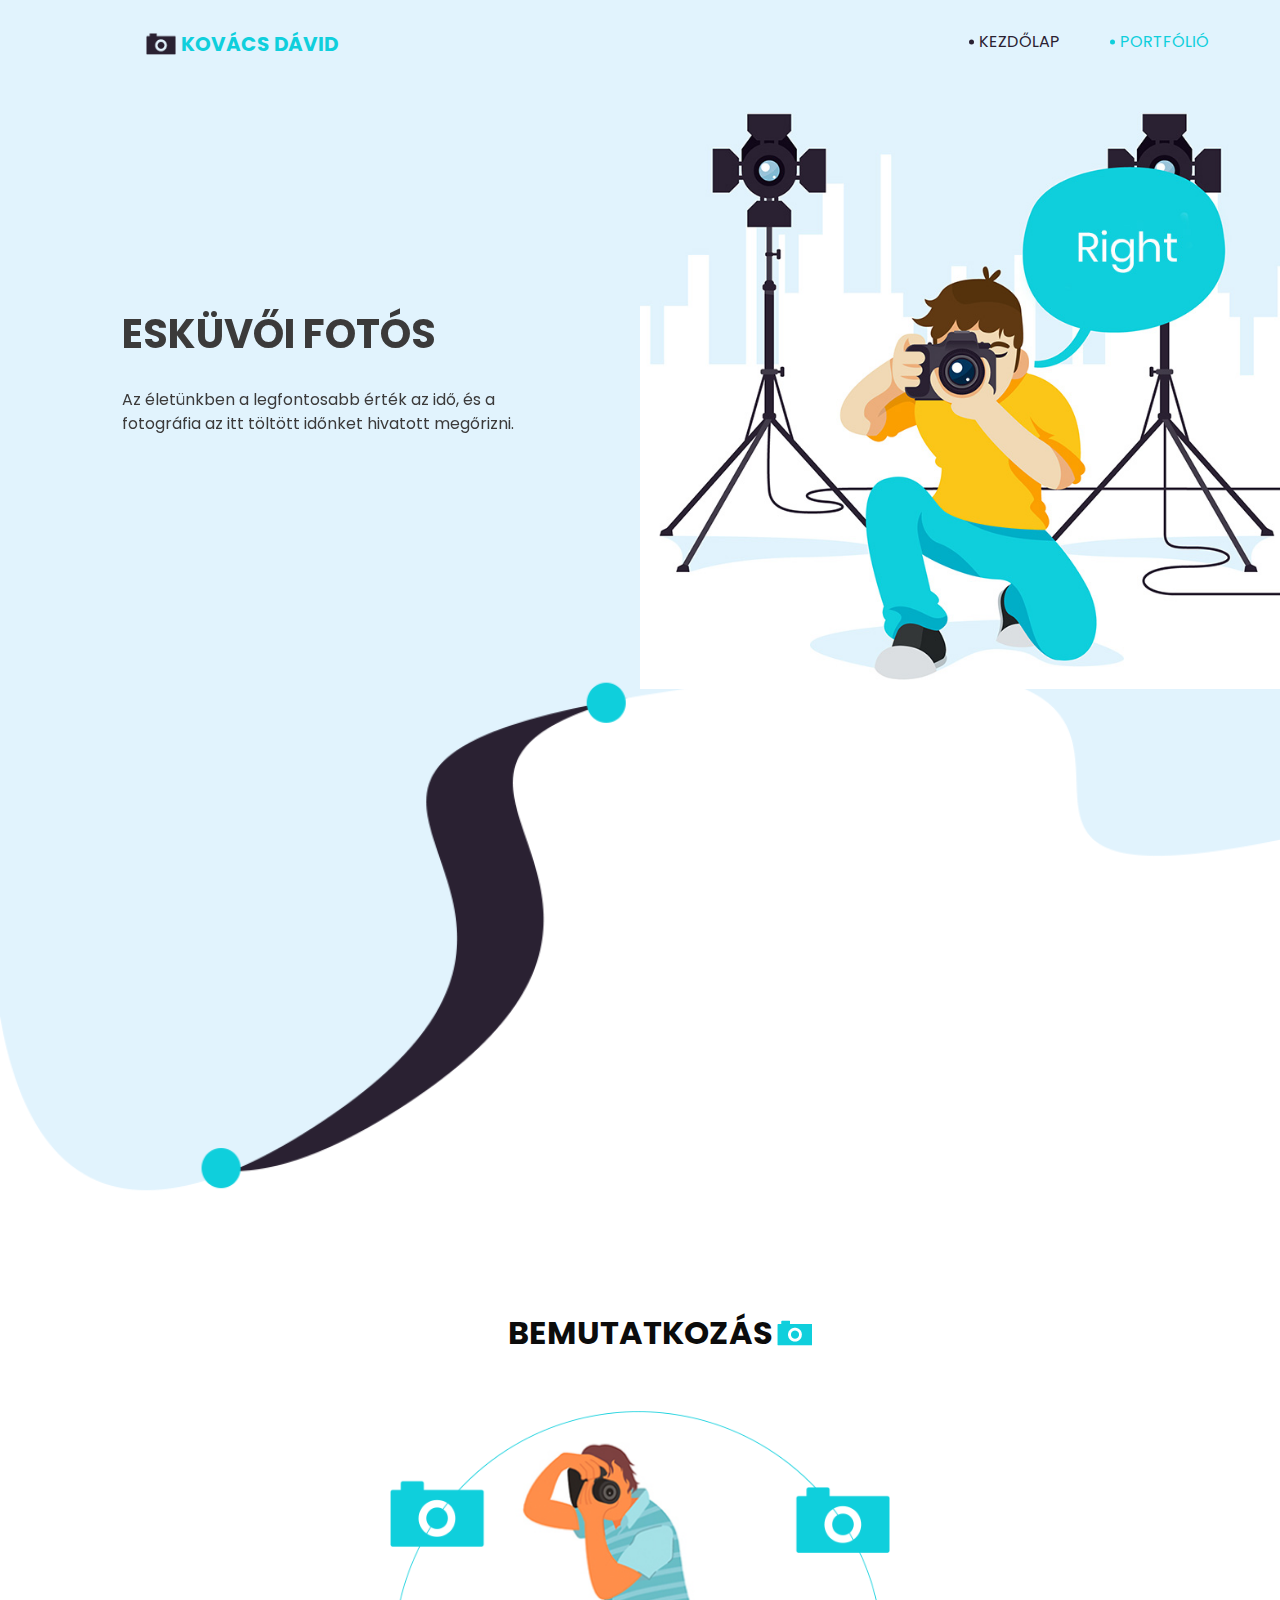
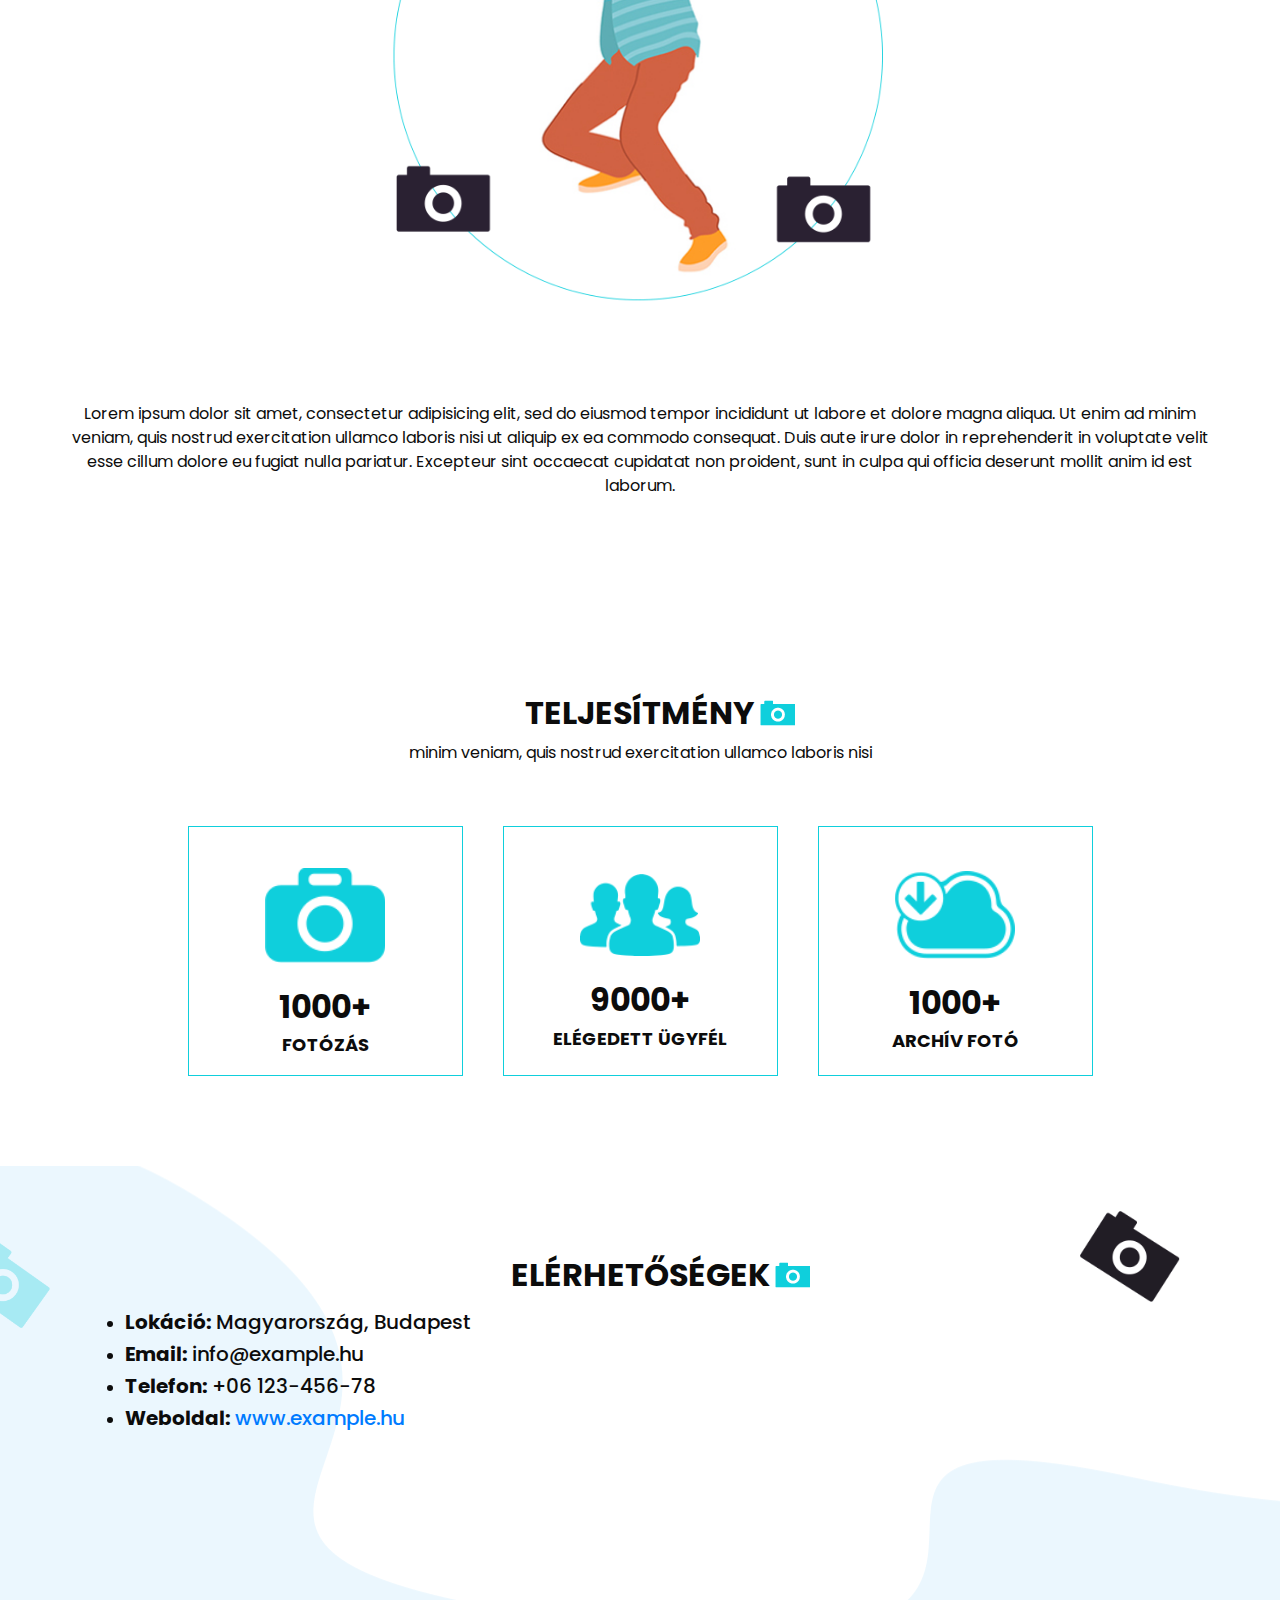
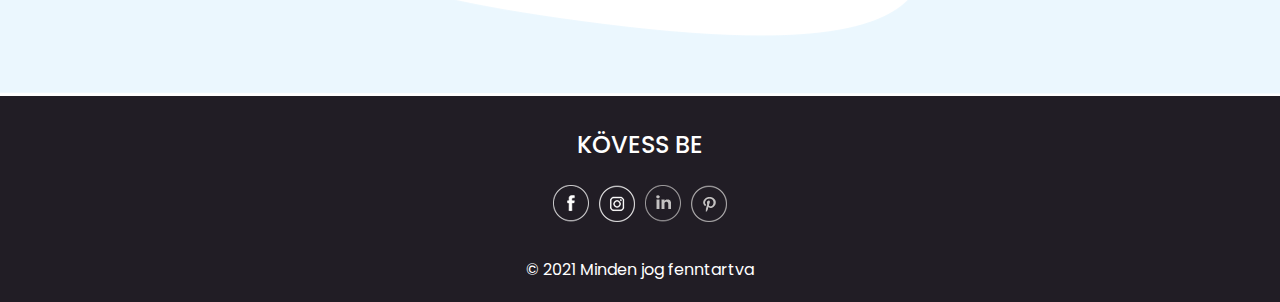
<file: fotos/index.html>
<!DOCTYPE html>
<html>

<head>
	<link rel="shortcut icon" href="logo.png" type="logo.png" />
	<link rel="logo.png" href="logo.png">
  <!-- Basic -->
  <meta charset="utf-8" />
  <meta http-equiv="X-UA-Compatible" content="IE=edge" />
  <!-- Mobile Metas -->
  <meta name="viewport" content="width=device-width, initial-scale=1, shrink-to-fit=no" />
  <!-- Site Metas -->
  <meta name="keywords" content="" />
  <meta name="description" content="" />
  <meta name="author" content="" />

  <title>Freelance mintaoldal</title>


  <!-- bootstrap core css -->
  <link rel="stylesheet" type="text/css" href="css/bootstrap.css" />

  <!-- fonts style -->
  <link href="https://fonts.googleapis.com/css?family=Poppins:400,700&display=swap" rel="stylesheet">

  <!-- Custom styles for this template -->
  <link href="css/style.css" rel="stylesheet" />
  <!-- responsive style -->
  <link href="css/responsive.css" rel="stylesheet" />
</head>

<body>

<script lang="javascript">
    const reloadUsingLocationHash = () => {
      window.location.hash = "reload";
    }
    window.onload = reloadUsingLocationHash();
 </script>

  <div class="hero_area">
    <!-- header section strats -->
    <header class="header_section">
      <div class="container-fluid">
        <div class="row">
          <div class="col-lg-11 offset-lg-1">
            <nav class="navbar navbar-expand-lg custom_nav-container ">
              <a class="navbar-brand" href="index.html">
                <img src="images/logo.png" alt="">
                <span>
                  Kovács Dávid
                </span>
              </a>
              </a>
              <button class="navbar-toggler" type="button" data-toggle="collapse" data-target="#navbarSupportedContent"
                aria-controls="navbarSupportedContent" aria-expanded="false" aria-label="Toggle navigation">
                <span class="navbar-toggler-icon"></span>
              </button>

              <div class="collapse navbar-collapse" id="navbarSupportedContent">
                <div class="d-flex ml-auto flex-column flex-lg-row align-items-center">
                  <ul class="navbar-nav  ">
                    <li class="nav-item active">
                      <a class="nav-link" href="index.html">Kezdőlap <span class="sr-only"></span></a>
                    </li>
                    
                    <li class="nav-item">
                      <a class="nav-link" href="portfolio.html"> Portfólió </a>
                    </li>
                    
                  </ul>
                  <!--<form class="form-inline">
                    <button class="btn  my-2 my-sm-0 nav_search-btn" type="submit"></button>
                  </form>-->
                </div>

              </div>
            </nav>
          </div>
        </div>
      </div>
    </header>
    <!-- end header section -->
    <!-- slider section -->
    <section class=" slider_section position-relative">
      <div id="carouselExampleControls" class="carousel slide" data-ride="carousel">
        <div class="carousel-inner">
          <div class="carousel-item active">
            <div class="container-fluid">
              <div class="row">
                <div class="col-md-5 offset-md-1 ">
                  <div class="detail_box">
                    <h1>
                      Esküvői fotós
                    </h1>
                    <p>
                      Az életünkben a legfontosabb érték az idő, és a fotográfia az itt töltött időnket hivatott megőrizni.
                    </p>
                    
                  </div>
                </div>
                <div class="col-md-6 px-0">
                  <div class="img-box">
                    <img src="images/slider-img.jpg" alt="">
                  </div>
                </div>
              </div>
            </div>
          </div>
          
          
        </div>
        
      </div>

    </section>
    <!-- end slider section -->
  </div>

  <!-- about section -->

  <section class="about_section layout_padding">
    <div class="container">
      <div class="heading_container">
        <h2>
          Bemutatkozás
        </h2>
      </div>
      <div class="box">
        <div class="img-box">
          <img src="images/about-img.jpg" alt="">
          <div class="about_img-bg">
            <img src="images/about-img-bg.png" alt="">
          </div>
		  <br>
        </div>
		<p> </p>
        <div class="detail-box">
          <p>
            Lorem ipsum dolor sit amet, consectetur adipisicing elit, sed do eiusmod tempor incididunt ut labore et dolore magna aliqua. Ut enim ad minim veniam, quis nostrud exercitation ullamco laboris nisi ut aliquip ex ea commodo consequat. Duis aute irure dolor in reprehenderit in voluptate velit esse cillum dolore eu fugiat nulla pariatur. Excepteur sint occaecat cupidatat non proident, sunt in culpa qui officia deserunt mollit anim id est laborum.
          </p>
          <div>
            <p> </p>
          </div>
        </div>
      </div>
    </div>

  </section>

  <!-- end about section -->

  <!-- portfolio section -->

  <!--<section class="portfolio_section layout_padding">
    <div class="container">
      <div class="heading_container">
        <h2>
          Our portfolio
        </h2>
        <p>
          minim veniam, quis nostrud exercitation ullamco laboris nisi
        </p>
      </div>
      <div class="portfolio_container layout_padding2">
        <div class="box-1">
          <div class="img-box b-1">
            <img src="images/p-1.jpg" alt="">
            <div class="btn-box">
              <a href="" class="btn-1">

              </a>
            </div>
          </div>
          <div class="img-box b-2">
            <img src="images/p-2.jpg" alt="">
            <div class="btn-box">
              <a href="" class="btn-1">

              </a>
            </div>
          </div>
        </div>
        <div class="box-2">
          <div class="box-2-top">
            <div class="img-box b-3">
              <img src="images/p-3.jpg" alt="">
              <div class="btn-box">
                <a href="" class="btn-1">

                </a>
              </div>
            </div>
          </div>
          <div class="box-2-top2">
            <div class="img-box b-4">
              <img src="images/p-4.jpg" alt="">
              <div class="btn-box">
                <a href="" class="btn-1">

                </a>
              </div>
            </div>
          </div>
          <div class="box-2-btm">
            <div class="img-box b-5">
              <img src="images/p-5.jpg" alt="">
              <div class="btn-box">
                <a href="" class="btn-1">

                </a>
              </div>
            </div>
            <div class="img-box b-6">
              <img src="images/p-6.jpg" alt="">
              <div class="btn-box">
                <a href="" class="btn-1">

                </a>
              </div>
            </div>
          </div>
        </div>
      </div>
      <div class="see_btn">
        <a href="">
          See More
        </a>
      </div>
    </div>

  </section>

  <!-- end about section -->

  <!-- achieve section -->

  <section class="achieve_section layout_padding">
    <div class="container">
      <div class="heading_container">
        <h2>
          Teljesítmény
        </h2>
        <p>
          minim veniam, quis nostrud exercitation ullamco laboris nisi
        </p>
      </div>
      <div class="achieve_container">
        <div class="box">
          <div class="img-box">
            <img src="images/a-1.png" alt="">
          </div>
          <div class="detail-box">
            <h2>
              1000+
            </h2>
            <h6>
              Fotózás
            </h6>
          </div>
        </div>
        <div class="box">
          <div class="img-box">
            <img src="images/a-2.png" alt="">
          </div>
          <div class="detail-box">
            <h2>
              9000+
            </h2>
            <h6>
              Elégedett ügyfél
            </h6>
          </div>
        </div>
        <div class="box">
          <div class="img-box">
            <img src="images/a-3.png" alt="">
          </div>
          <div class="detail-box">
            <h2>
              1000+
            </h2>
            <h6>
              Archív fotó
            </h6>
          </div>
        </div>
      </div>
    </div>
  </section>

  <!-- end achieve section -->

  <!-- client section -->

  <!--<section class="client_section layout_padding-bottom">
    <div class="container">
      <div class="heading_container">
        <h2>
          Testimonial
        </h2>
        <p>
          minim veniam, quis nostrud exercitation ullamco laboris nisi
        </p>
      </div>
      <div class="layout_padding2-top">
        <div id="carouselExample2Controls" class="carousel slide" data-ride="carousel">
          <div class="row">
            <div class="col-md-3">
              <div class="btn_container">
                <a class="carousel-control-prev" href="#carouselExample2Controls" role="button" data-slide="prev">
                  <span class="sr-only">Previous</span>
                </a>
                <a class="carousel-control-next" href="#carouselExample2Controls" role="button" data-slide="next">
                  <span class="sr-only">Next</span>
                </a>
              </div>
            </div>
            <div class="col-md-9 col-lg-8">
              <div class="carousel-inner">
                <div class="carousel-item active">
                  <div class="detail-box">
                    <h4>
                      Aloz den
                    </h4>
                    <p>
                      Lorem ipsum dolor sit amet, consectetur adipiscing elit, sed do eiusmod tempor incididunt ut
                      labore
                      et
                      dolore magna aliqua. Ut enim ad minim veniam, quis nostrud exercitation ullamco laboris nisi ut
                      aliquip ex ea commodo consequat. Duis aute irure dolor in reprehenderit in voluptate velit esse
                      cillum
                    </p>
                  </div>
                </div>
                <div class="carousel-item ">
                  <div class="detail-box">
                    <h4>
                      Aloz den
                    </h4>
                    <p>
                      Lorem ipsum dolor sit amet, consectetur adipiscing elit, sed do eiusmod tempor incididunt ut
                      labore
                      et
                      dolore magna aliqua. Ut enim ad minim veniam, quis nostrud exercitation ullamco laboris nisi ut
                      aliquip ex ea commodo consequat. Duis aute irure dolor in reprehenderit in voluptate velit esse
                      cillum
                    </p>
                  </div>
                </div>
                <div class="carousel-item ">
                  <div class="detail-box">
                    <h4>
                      Aloz den
                    </h4>
                    <p>
                      Lorem ipsum dolor sit amet, consectetur adipiscing elit, sed do eiusmod tempor incididunt ut
                      labore
                      et
                      dolore magna aliqua. Ut enim ad minim veniam, quis nostrud exercitation ullamco laboris nisi ut
                      aliquip ex ea commodo consequat. Duis aute irure dolor in reprehenderit in voluptate velit esse
                      cillum
                    </p>
                  </div>
                </div>
              </div>
            </div>

          </div>

        </div>
      </div>
    </div>
  </section>


  <!-- end client section -->

  <!-- contact section -->

  <section class="contact_section layout_padding">
    <div class="bg-img1">
      <img src="images/bg-img-1.png" alt="">
    </div>
    <div class="bg-img2">
      <img src="images/bg-img-2.png" alt="">
    </div>
    <div class="container">
      <div class="heading_container">
        <h2>
          Elérhetőségek
		 
        </h2>
      </div>
	  <div class="text-center">
      <div class="col-md-6 col-sm-6 contact-sec-1">
        <h4 ><span></span></h4>
        <ul class="contact-form">
          <li><i class="fa fa-map-marker"></i>
            <h6 style="font-size: 20px ; text-align: left"><strong>Lokáció:</strong> Magyarország, Budapest</h6>
          </li>
          <li><i class="fa fa-envelope"></i>
            <h6 style="font-size: 20px ; text-align: left"><strong>Email:</strong> info@example.hu</h6>
          </li>
          <li><i class="fa fa-phone"></i>
            <h6 style="font-size: 20px ; text-align: left"><strong>Telefon:</strong> +06 123-456-78 </h6>
          </li>
          <li><i class="fa fa-wechat"></i>
            <h6 style="font-size: 20px ; text-align: left"><strong>Weboldal:</strong> <a href="#">www.example.hu</a> </h6>
          </li>
        </ul>
      </div>
      <!--<div class="">
        <div class="row">
          <div class="col-md-8 mx-auto">
            <form action="">
              <div class="contact_form-container">
                <div>
                  <div>
                    <input type="text" placeholder="Name">
                  </div>
                  <div>
                    <input type="text" placeholder="Phone Number">
                  </div>
                  <div>
                    <input type="email" placeholder="Email">
                  </div>
                  <div class="">
                    <input type="text" placeholder="Message" class="message_input">
                  </div>
                  <div class=" d-flex justify-content-center ">
                    <button type="submit">
                      Send
                    </button>
                  </div>
                </div>
              </div>
            </form>
          </div>
        </div>
      </div-->
    </div>
  </section>


  <!-- end contact section -->


  <!-- info section -->
  <section class="info_section ">
    <div class="container">
      <div class="info_container">
        <div class="info_social">
          <div class="d-flex justify-content-center">
            <h4 class="">
              Kövess be
            </h4>
          </div>
          <div class="social_box">
            <a href="">
              <img src="images/fb.png" alt="">
            </a>
            
            <a href="">
              <img src="images/instagram.png" alt="">
            </a>
            <a href="">
              <img src="images/linkedin.png" alt="">
            </a>
            
            <a href="">
              <img src="images/pinterest.png" alt="">
            </a>
          </div>
        </div>
      </div>
    </div>
  </section>

  <!-- end info_section -->

  <!-- footer section -->
  <section class="container-fluid footer_section">
    <div class="container">
      <p>
        &copy; 2021 Minden jog fenntartva
        
      </p>
    </div>
  </section>
  <!-- footer section -->

  <script type="text/javascript" src="js/jquery-3.4.1.min.js"></script>
  <script type="text/javascript" src="js/bootstrap.js"></script>

</body>

</html>
</file>
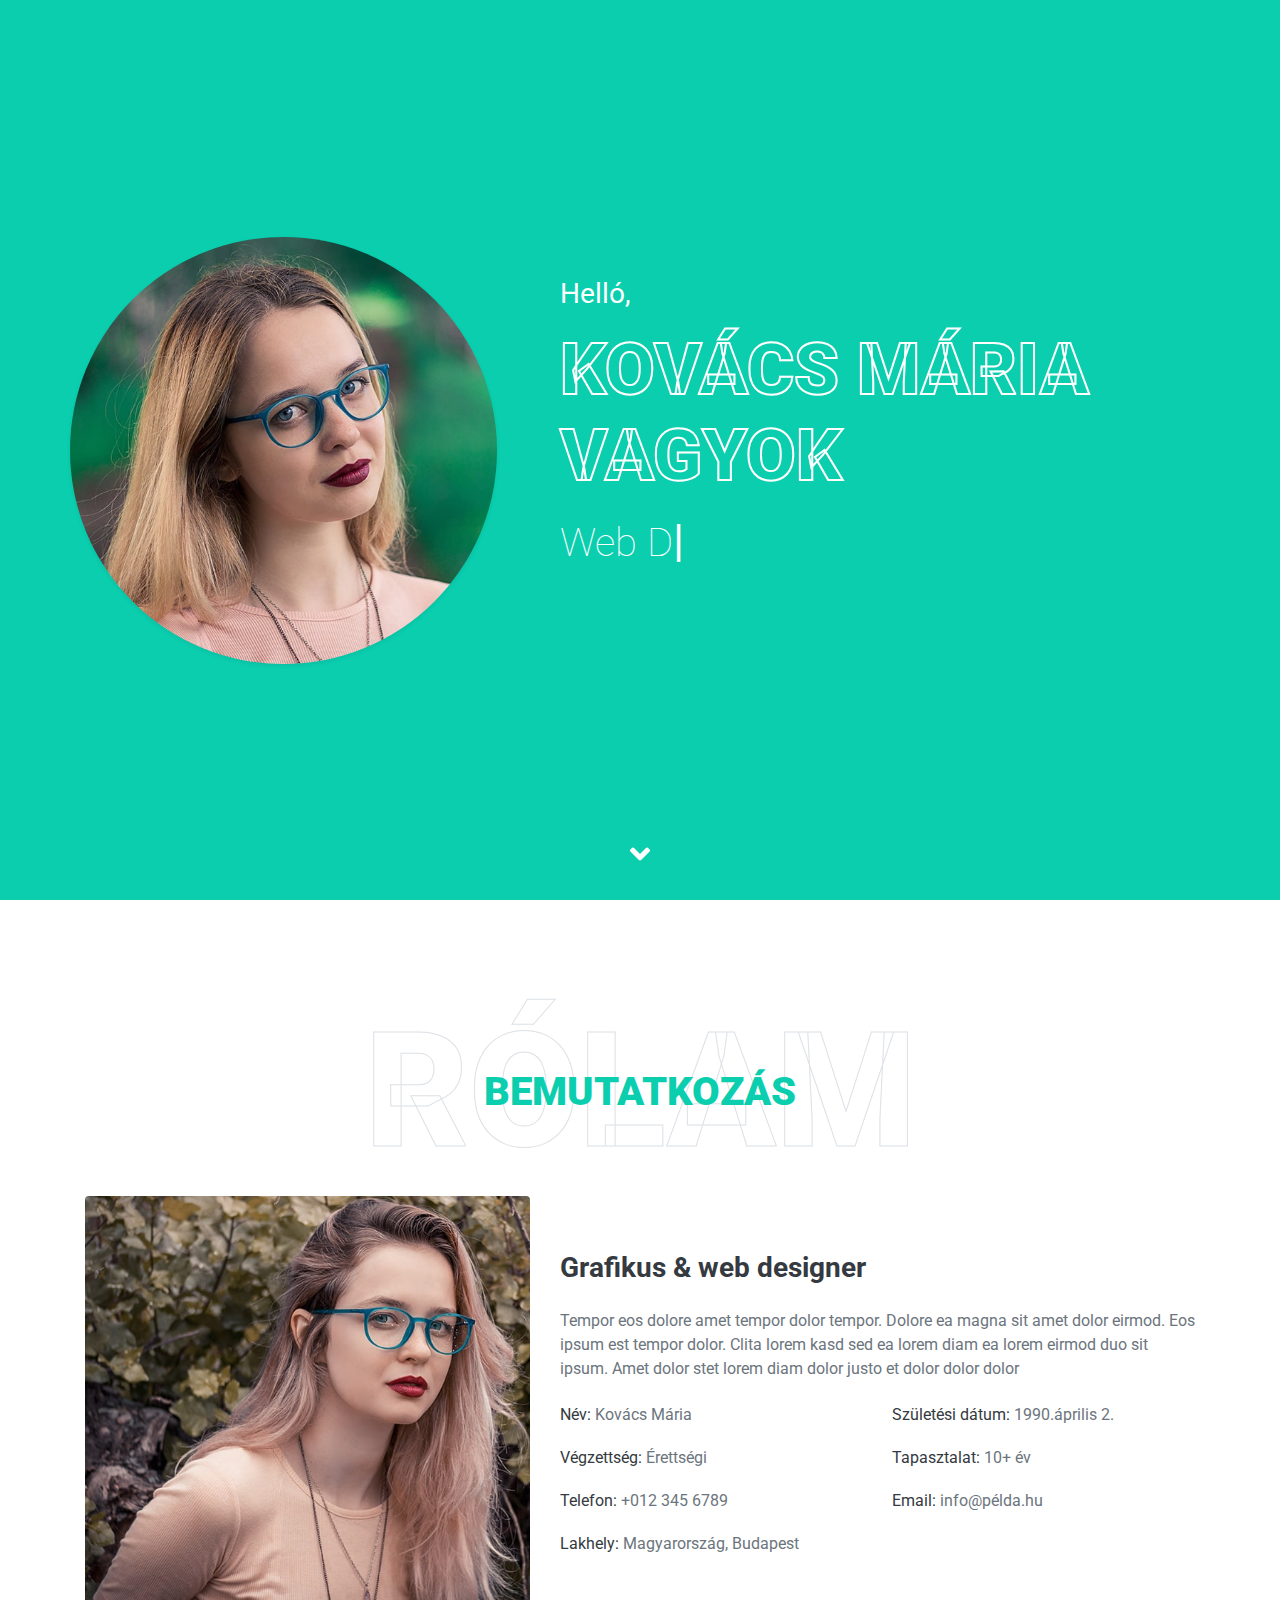
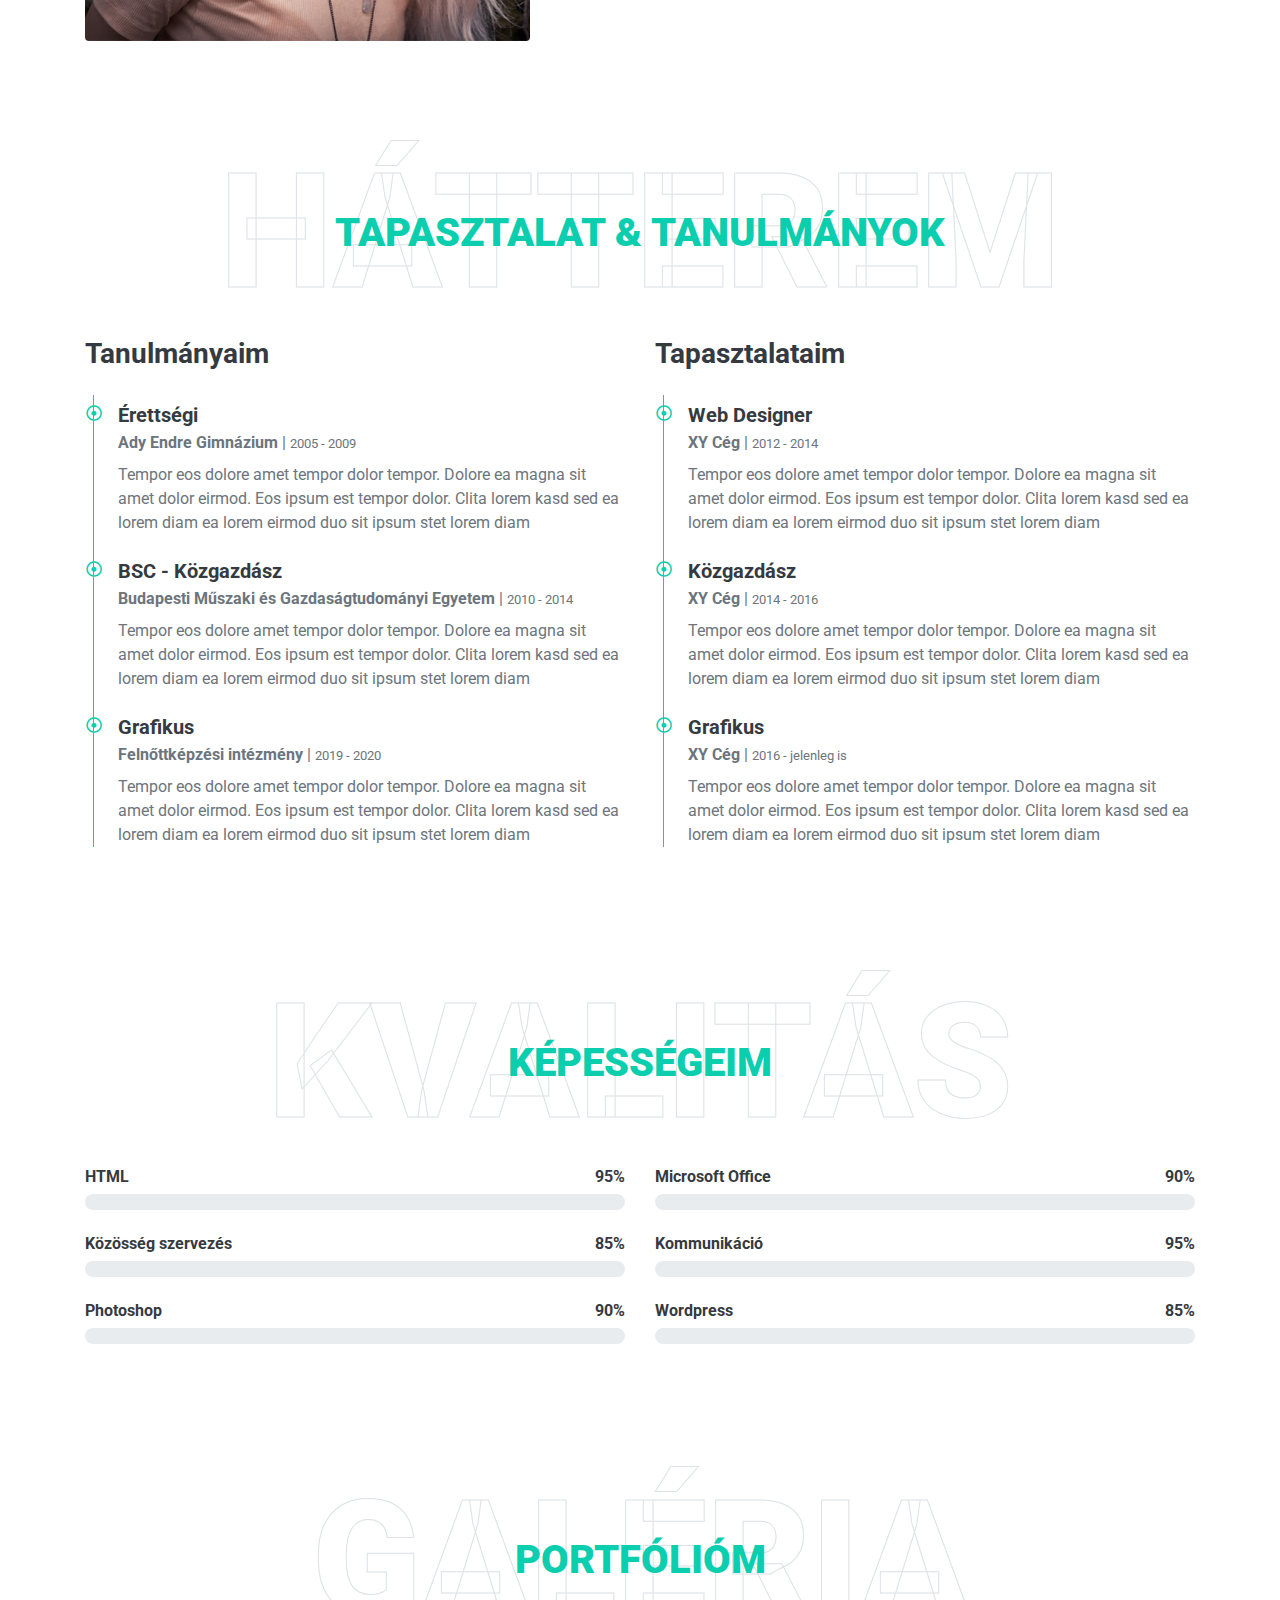
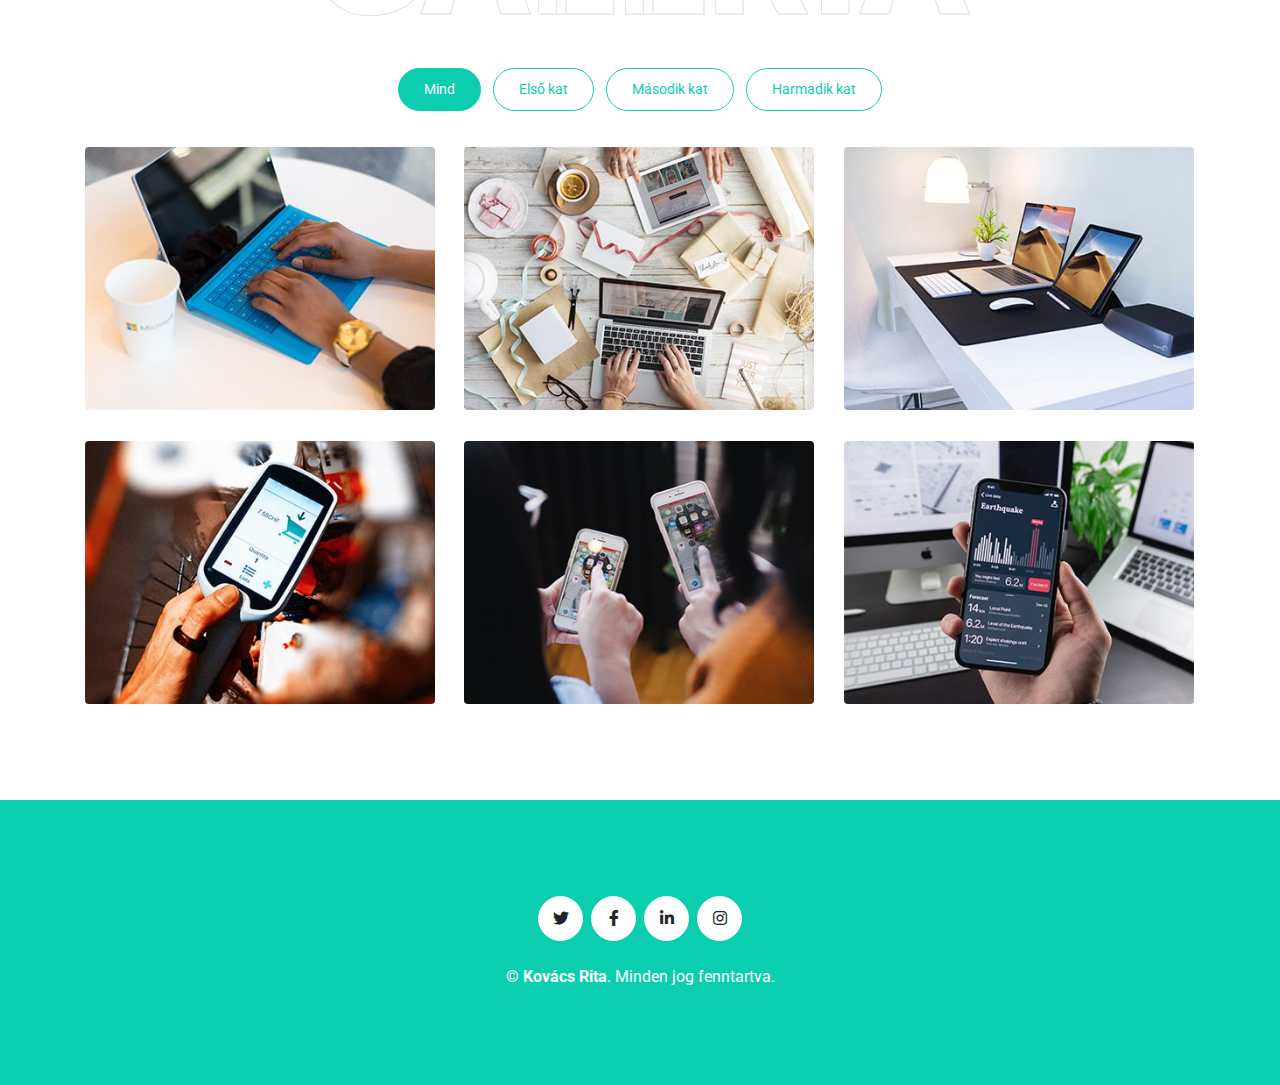
<file: one_page_cv/index.html>
<!DOCTYPE html>
<html lang="en">

<head>
	<link rel="shortcut icon" href="logo.png" type="logo.png" />
	<link rel="logo.png" href="logo.png">
    <meta charset="utf-8">
    <title>Egy oldalas minta</title>
    <meta content="width=device-width, initial-scale=1.0" name="viewport">
    <meta content="Free HTML Templates" name="keywords">
    <meta content="Free HTML Templates" name="description">

    <!-- Favicon -->
    <link href="img/favicon.ico" rel="icon">

    <!-- Google Web Fonts -->
    <link rel="preconnect" href="https://fonts.gstatic.com">
    <link href="https://fonts.googleapis.com/css2?family=Roboto:wght@300;400;500;700;900&display=swap" rel="stylesheet"> 

    <!-- Font Awesome -->
    <link href="https://cdnjs.cloudflare.com/ajax/libs/font-awesome/5.10.0/css/all.min.css" rel="stylesheet">

    <!-- Libraries Stylesheet -->
    <link href="lib/owlcarousel/assets/owl.carousel.min.css" rel="stylesheet">
    <link href="lib/lightbox/css/lightbox.min.css" rel="stylesheet">

    <!-- Customized Bootstrap Stylesheet -->
    <link href="css/style.css" rel="stylesheet">
</head>

<body data-spy="scroll" data-target=".navbar" data-offset="51">
    <!-- Navbar Start -->
    <nav class="navbar fixed-top shadow-sm navbar-expand-lg bg-light navbar-light py-3 py-lg-0 px-lg-5">
        <a href="index.html" class="navbar-brand ml-lg-3">
            <h1 class="m-0 display-5"><span class="text-primary">Kovács</span>Mária</h1>
        </a>
        <button type="button" class="navbar-toggler" data-toggle="collapse" data-target="#navbarCollapse">
            <span class="navbar-toggler-icon"></span>
        </button>
        <div class="collapse navbar-collapse px-lg-3" id="navbarCollapse">
            <div class="navbar-nav m-auto py-0">
                <a href="#home" class="nav-item nav-link active">Kezdőlap</a>
                <a href="#about" class="nav-item nav-link">Bemutatkozás</a>
                <a href="#qualification" class="nav-item nav-link">Tapasztalat</a>
                <a href="#skill" class="nav-item nav-link">Képességek</a>
                <!--<a href="#service" class="nav-item nav-link">Szolgáltatások</a>-->
                <a href="#portfolio" class="nav-item nav-link">Portfólió</a>
                <!--<a href="#testimonial" class="nav-item nav-link">Review</a>
                <a href="#blog" class="nav-item nav-link">Blog</a>-->
                <!--<a href="#contact" class="nav-item nav-link">Elérhetőségek</a>-->
            </div>
            <!--<a href="" class="btn btn-outline-primary d-none d-lg-block"> Me</a>-->
        </div>
    </nav>
    <!-- Navbar End -->


    <!-- Video Modal Start -->
    <div class="modal fade" id="videoModal" tabindex="-1" role="dialog" aria-labelledby="exampleModalLabel" aria-hidden="true">
        <div class="modal-dialog" role="document">
            <div class="modal-content">
                <div class="modal-body">
                    <button type="button" class="close" data-dismiss="modal" aria-label="Close">
                        <span aria-hidden="true">&times;</span>
                    </button>        
                    <!-- 16:9 aspect ratio -->
                    <div class="embed-responsive embed-responsive-16by9">
                        <iframe class="embed-responsive-item" src="" id="video"  allowscriptaccess="always" allow="autoplay"></iframe>
                    </div>
                </div>
            </div>
        </div>
    </div>
    <!-- Video Modal End -->


    <!-- Header Start -->
    <div class="container-fluid bg-primary d-flex align-items-center mb-5 py-5" id="home" style="min-height: 100vh;">
        <div class="container">
            <div class="row align-items-center">
                <div class="col-lg-5 px-5 pl-lg-0 pb-5 pb-lg-0">
                    <img class="img-fluid w-100 rounded-circle shadow-sm" src="img/profile.jpg" alt="">
                </div>
                <div class="col-lg-7 text-center text-lg-left">
                    <h3 class="text-white font-weight-normal mb-3">Helló,</h3>
                    <h1 class="display-3 text-uppercase text-primary mb-2" style="-webkit-text-stroke: 2px #ffffff;">Kovács Mária vagyok</h1>
                    <h1 class="typed-text-output d-inline font-weight-lighter text-white"></h1>
                    <div class="typed-text d-none">Web Designer, Grafikus, Könyvelő, Dietetikus, Fodrász</div>
                    <div class="d-flex align-items-center justify-content-center justify-content-lg-start pt-5">
                        <!--<a href="" class="btn btn-outline-light mr-5">Download CV</a>
                        <button type="button" class="btn-play" data-toggle="modal"
                            data-src="https://www.youtube.com/embed/DWRcNpR6Kdc" data-target="#videoModal">
                            <span></span>
                        </button>
                        <h5 class="font-weight-normal text-white m-0 ml-4 d-none d-sm-block">Play Video</h5>-->
                    </div>
                </div>
            </div>
        </div>
    </div>
    <!-- Header End -->


    <!-- About Start -->
    <div class="container-fluid py-5" id="about">
        <div class="container">
            <div class="position-relative d-flex align-items-center justify-content-center">
                <h1 class="display-1 text-uppercase text-white" style="-webkit-text-stroke: 1px #dee2e6;">Rólam</h1>
                <h1 class="position-absolute text-uppercase text-primary">Bemutatkozás</h1>
            </div>
            <div class="row align-items-center">
                <div class="col-lg-5 pb-4 pb-lg-0">
                    <img class="img-fluid rounded w-100" src="img/about.jpg" alt="">
                </div>
                <div class="col-lg-7">
                    <h3 class="mb-4">Grafikus & web designer</h3>
                    <p>Tempor eos dolore amet tempor dolor tempor. Dolore ea magna sit amet dolor eirmod. Eos ipsum est tempor dolor. Clita lorem kasd sed ea lorem diam ea lorem eirmod duo sit ipsum. Amet dolor stet lorem diam dolor justo et dolor dolor dolor</p>
                    <div class="row mb-3">
                        <div class="col-sm-6 py-2"><h6>Név: <span class="text-secondary">Kovács Mária</span></h6></div>
                        <div class="col-sm-6 py-2"><h6>Születési dátum: <span class="text-secondary">1990.április 2.</span></h6></div>
                        <div class="col-sm-6 py-2"><h6>Végzettség: <span class="text-secondary">Érettségi</span></h6></div>
                        <div class="col-sm-6 py-2"><h6>Tapasztalat: <span class="text-secondary">10+ év</span></h6></div>
                        <div class="col-sm-6 py-2"><h6>Telefon: <span class="text-secondary">+012 345 6789</span></h6></div>
                        <div class="col-sm-6 py-2"><h6>Email: <span class="text-secondary">info@példa.hu</span></h6></div>
                        <div class="col-sm-6 py-2"><h6>Lakhely: <span class="text-secondary">Magyarország, Budapest</span></h6></div>
                        <!--<div class="col-sm-6 py-2"><h6>Freelance: <span class="text-secondary">Available</span></h6></div>-->
                    </div>
                    
                </div>
            </div>
        </div>
    </div>
    <!-- About End -->


    <!-- Qualification Start -->
    <div class="container-fluid py-5" id="qualification">
        <div class="container">
            <div class="position-relative d-flex align-items-center justify-content-center">
                <h1 class="display-1 text-uppercase text-white" style="-webkit-text-stroke: 1px #dee2e6;">Hátterem</h1>
                <h1 class="position-absolute text-uppercase text-primary">Tapasztalat & Tanulmányok</h1>
            </div>
            <div class="row align-items-center">
                <div class="col-lg-6">
                    <h3 class="mb-4">Tanulmányaim</h3>
                    <div class="border-left border-primary pt-2 pl-4 ml-2">
                        <div class="position-relative mb-4">
                            <i class="far fa-dot-circle text-primary position-absolute" style="top: 2px; left: -32px;"></i>
                            <h5 class="font-weight-bold mb-1">Érettségi</h5>
                            <p class="mb-2"><strong>Ady Endre Gimnázium</strong> | <small>2005 - 2009</small></p>
                            <p>Tempor eos dolore amet tempor dolor tempor. Dolore ea magna sit amet dolor eirmod. Eos ipsum est tempor dolor. Clita lorem kasd sed ea lorem diam ea lorem eirmod duo sit ipsum stet lorem diam</p>
                        </div>
                        <div class="position-relative mb-4">
                            <i class="far fa-dot-circle text-primary position-absolute" style="top: 2px; left: -32px;"></i>
                            <h5 class="font-weight-bold mb-1">BSC - Közgazdász</h5>
                            <p class="mb-2"><strong>Budapesti Műszaki és Gazdaságtudományi Egyetem</strong> | <small>2010 - 2014</small></p>
                            <p>Tempor eos dolore amet tempor dolor tempor. Dolore ea magna sit amet dolor eirmod. Eos ipsum est tempor dolor. Clita lorem kasd sed ea lorem diam ea lorem eirmod duo sit ipsum stet lorem diam</p>
                        </div>
                        <div class="position-relative mb-4">
                            <i class="far fa-dot-circle text-primary position-absolute" style="top: 2px; left: -32px;"></i>
                            <h5 class="font-weight-bold mb-1">Grafikus</h5>
                            <p class="mb-2"><strong>Felnőttképzési intézmény</strong> | <small>2019 - 2020</small></p>
                            <p>Tempor eos dolore amet tempor dolor tempor. Dolore ea magna sit amet dolor eirmod. Eos ipsum est tempor dolor. Clita lorem kasd sed ea lorem diam ea lorem eirmod duo sit ipsum stet lorem diam</p>
                        </div>
                    </div>
                </div>
                <div class="col-lg-6">
                    <h3 class="mb-4">Tapasztalataim</h3>
                    <div class="border-left border-primary pt-2 pl-4 ml-2">
                        <div class="position-relative mb-4">
                            <i class="far fa-dot-circle text-primary position-absolute" style="top: 2px; left: -32px;"></i>
                            <h5 class="font-weight-bold mb-1">Web Designer</h5>
                            <p class="mb-2"><strong>XY Cég</strong> | <small>2012 - 2014</small></p>
                            <p>Tempor eos dolore amet tempor dolor tempor. Dolore ea magna sit amet dolor eirmod. Eos ipsum est tempor dolor. Clita lorem kasd sed ea lorem diam ea lorem eirmod duo sit ipsum stet lorem diam</p>
                        </div>
                        <div class="position-relative mb-4">
                            <i class="far fa-dot-circle text-primary position-absolute" style="top: 2px; left: -32px;"></i>
                            <h5 class="font-weight-bold mb-1">Közgazdász</h5>
                            <p class="mb-2"><strong>XY Cég</strong> | <small>2014 - 2016</small></p>
                            <p>Tempor eos dolore amet tempor dolor tempor. Dolore ea magna sit amet dolor eirmod. Eos ipsum est tempor dolor. Clita lorem kasd sed ea lorem diam ea lorem eirmod duo sit ipsum stet lorem diam</p>
                        </div>
                        <div class="position-relative mb-4">
                            <i class="far fa-dot-circle text-primary position-absolute" style="top: 2px; left: -32px;"></i>
                            <h5 class="font-weight-bold mb-1">Grafikus</h5>
                            <p class="mb-2"><strong>XY Cég</strong> | <small>2016 - jelenleg is</small></p>
                            <p>Tempor eos dolore amet tempor dolor tempor. Dolore ea magna sit amet dolor eirmod. Eos ipsum est tempor dolor. Clita lorem kasd sed ea lorem diam ea lorem eirmod duo sit ipsum stet lorem diam</p>
                        </div>
                    </div>
                </div>
            </div>
        </div>
    </div>
    <!-- Qualification End -->


    <!-- Skill Start -->
    <div class="container-fluid py-5" id="skill">
        <div class="container">
            <div class="position-relative d-flex align-items-center justify-content-center">
                <h1 class="display-1 text-uppercase text-white" style="-webkit-text-stroke: 1px #dee2e6;">Kvalitás</h1>
                <h1 class="position-absolute text-uppercase text-primary">Képességeim</h1>
            </div>
            <div class="row align-items-center">
                <div class="col-md-6">
                    <div class="skill mb-4">
                        <div class="d-flex justify-content-between">
                            <h6 class="font-weight-bold">HTML</h6>
                            <h6 class="font-weight-bold">95%</h6>
                        </div>
                        <div class="progress">
                            <div class="progress-bar bg-primary" role="progressbar" aria-valuenow="95" aria-valuemin="0" aria-valuemax="100"></div>
                        </div>
                    </div>
                    <div class="skill mb-4">
                        <div class="d-flex justify-content-between">
                            <h6 class="font-weight-bold">Közösség szervezés</h6>
                            <h6 class="font-weight-bold">85%</h6>
                        </div>
                        <div class="progress">
                            <div class="progress-bar bg-warning" role="progressbar" aria-valuenow="85" aria-valuemin="0" aria-valuemax="100"></div>
                        </div>
                    </div>
                    <div class="skill mb-4">
                        <div class="d-flex justify-content-between">
                            <h6 class="font-weight-bold">Photoshop</h6>
                            <h6 class="font-weight-bold">90%</h6>
                        </div>
                        <div class="progress">
                            <div class="progress-bar bg-danger" role="progressbar" aria-valuenow="90" aria-valuemin="0" aria-valuemax="100"></div>
                        </div>
                    </div>
                </div>
                <div class="col-md-6">
                    <div class="skill mb-4">
                        <div class="d-flex justify-content-between">
                            <h6 class="font-weight-bold">Microsoft Office</h6>
                            <h6 class="font-weight-bold">90%</h6>
                        </div>
                        <div class="progress">
                            <div class="progress-bar bg-danger" role="progressbar" aria-valuenow="90" aria-valuemin="0" aria-valuemax="100"></div>
                        </div>
                    </div>
                    <div class="skill mb-4">
                        <div class="d-flex justify-content-between">
                            <h6 class="font-weight-bold">Kommunikáció</h6>
                            <h6 class="font-weight-bold">95%</h6>
                        </div>
                        <div class="progress">
                            <div class="progress-bar bg-dark" role="progressbar" aria-valuenow="95" aria-valuemin="0" aria-valuemax="100"></div>
                        </div>
                    </div>
                    <div class="skill mb-4">
                        <div class="d-flex justify-content-between">
                            <h6 class="font-weight-bold">Wordpress</h6>
                            <h6 class="font-weight-bold">85%</h6>
                        </div>
                        <div class="progress">
                            <div class="progress-bar bg-info" role="progressbar" aria-valuenow="85" aria-valuemin="0" aria-valuemax="100"></div>
                        </div>
                    </div>
                </div>
            </div>
        </div>
    </div>
    <!-- Skill End -->


    <!-- Services Start -->
    <!--<div class="container-fluid pt-5" id="service">
        <div class="container">
            <div class="position-relative d-flex align-items-center justify-content-center">
                <h1 class="display-1 text-uppercase text-white" style="-webkit-text-stroke: 1px #dee2e6;">Service</h1>
                <h1 class="position-absolute text-uppercase text-primary">My Services</h1>
            </div>
            <div class="row pb-3">
                <div class="col-lg-4 col-md-6 text-center mb-5">
                    <div class="d-flex align-items-center justify-content-center mb-4">
                        <i class="fa fa-2x fa-laptop service-icon bg-primary text-white mr-3"></i>
                        <h4 class="font-weight-bold m-0">Web Design</h4>
                    </div>
                    <p>Justo sit justo eos amet tempor amet clita amet ipsum eos elitr. Amet lorem lorem lorem est amet labore eirmod erat clita</p>
                    <a class="border-bottom border-primary text-decoration-none" href="">Read More</a>
                </div>
                <div class="col-lg-4 col-md-6 text-center mb-5">
                    <div class="d-flex align-items-center justify-content-center mb-4">
                        <i class="fa fa-2x fa-laptop-code service-icon bg-primary text-white mr-3"></i>
                        <h4 class="font-weight-bold m-0">Web Development</h4>
                    </div>
                    <p>Justo sit justo eos amet tempor amet clita amet ipsum eos elitr. Amet lorem lorem lorem est amet labore eirmod erat clita</p>
                    <a class="border-bottom border-primary text-decoration-none" href="">Read More</a>
                </div>
                <div class="col-lg-4 col-md-6 text-center mb-5">
                    <div class="d-flex align-items-center justify-content-center mb-4">
                        <i class="fab fa-2x fa-android service-icon bg-primary text-white mr-3"></i>
                        <h4 class="font-weight-bold m-0">Apps Design</h4>
                    </div>
                    <p>Justo sit justo eos amet tempor amet clita amet ipsum eos elitr. Amet lorem lorem lorem est amet labore eirmod erat clita</p>
                    <a class="border-bottom border-primary text-decoration-none" href="">Read More</a>
                </div>
                <div class="col-lg-4 col-md-6 text-center mb-5">
                    <div class="d-flex align-items-center justify-content-center mb-4">
                        <i class="fab fa-2x fa-apple service-icon bg-primary text-white mr-3"></i>
                        <h4 class="font-weight-bold m-0">Apps Development</h4>
                    </div>
                    <p>Justo sit justo eos amet tempor amet clita amet ipsum eos elitr. Amet lorem lorem lorem est amet labore eirmod erat clita</p>
                    <a class="border-bottom border-primary text-decoration-none" href="">Read More</a>
                </div>
                <div class="col-lg-4 col-md-6 text-center mb-5">
                    <div class="d-flex align-items-center justify-content-center mb-4">
                        <i class="fa fa-2x fa-search service-icon bg-primary text-white mr-3"></i>
                        <h4 class="font-weight-bold m-0">SEO</h4>
                    </div>
                    <p>Justo sit justo eos amet tempor amet clita amet ipsum eos elitr. Amet lorem lorem lorem est amet labore eirmod erat clita</p>
                    <a class="border-bottom border-primary text-decoration-none" href="">Read More</a>
                </div>
                <div class="col-lg-4 col-md-6 text-center mb-5">
                    <div class="d-flex align-items-center justify-content-center mb-4">
                        <i class="fa fa-2x fa-edit service-icon bg-primary text-white mr-3"></i>
                        <h4 class="font-weight-bold m-0">Content Creating</h4>
                    </div>
                    <p>Justo sit justo eos amet tempor amet clita amet ipsum eos elitr. Amet lorem lorem lorem est amet labore eirmod erat clita</p>
                    <a class="border-bottom border-primary text-decoration-none" href="">Read More</a>
                </div>
            </div>
        </div>
    </div>
    <!-- Services End -->


    <!-- Portfolio Start -->
    <div class="container-fluid pt-5 pb-3" id="portfolio">
        <div class="container">
            <div class="position-relative d-flex align-items-center justify-content-center">
                <h1 class="display-1 text-uppercase text-white" style="-webkit-text-stroke: 1px #dee2e6;">Galéria</h1>
                <h1 class="position-absolute text-uppercase text-primary">Portfólióm</h1>
            </div>
            <div class="row">
                <div class="col-12 text-center mb-2">
                    <ul class="list-inline mb-4" id="portfolio-flters">
                        <li class="btn btn-sm btn-outline-primary m-1 active"  data-filter="*">Mind</li>
                        <li class="btn btn-sm btn-outline-primary m-1" data-filter=".first">Első kat</li>
                        <li class="btn btn-sm btn-outline-primary m-1" data-filter=".second">Második kat</li>
                        <li class="btn btn-sm btn-outline-primary m-1" data-filter=".third">Harmadik kat</li>
                    </ul>
                </div>
            </div>
            <div class="row portfolio-container">
                <div class="col-lg-4 col-md-6 mb-4 portfolio-item first">
                    <div class="position-relative overflow-hidden mb-2">
                        <img class="img-fluid rounded w-100" src="img/portfolio-1.jpg" alt="">
                        <div class="portfolio-btn bg-primary d-flex align-items-center justify-content-center">
                            <a href="img/portfolio-1.jpg" data-lightbox="portfolio">
                                <i class="fa fa-plus text-white" style="font-size: 60px;"></i>
                            </a>
                        </div>
                    </div>
                </div>
                <div class="col-lg-4 col-md-6 mb-4 portfolio-item second">
                    <div class="position-relative overflow-hidden mb-2">
                        <img class="img-fluid rounded w-100" src="img/portfolio-2.jpg" alt="">
                        <div class="portfolio-btn bg-primary d-flex align-items-center justify-content-center">
                            <a href="img/portfolio-2.jpg" data-lightbox="portfolio">
                                <i class="fa fa-plus text-white" style="font-size: 60px;"></i>
                            </a>
                        </div>
                    </div>
                </div>
                <div class="col-lg-4 col-md-6 mb-4 portfolio-item third">
                    <div class="position-relative overflow-hidden mb-2">
                        <img class="img-fluid rounded w-100" src="img/portfolio-3.jpg" alt="">
                        <div class="portfolio-btn bg-primary d-flex align-items-center justify-content-center">
                            <a href="img/portfolio-3.jpg" data-lightbox="portfolio">
                                <i class="fa fa-plus text-white" style="font-size: 60px;"></i>
                            </a>
                        </div>
                    </div>
                </div>
                <div class="col-lg-4 col-md-6 mb-4 portfolio-item first">
                    <div class="position-relative overflow-hidden mb-2">
                        <img class="img-fluid rounded w-100" src="img/portfolio-4.jpg" alt="">
                        <div class="portfolio-btn bg-primary d-flex align-items-center justify-content-center">
                            <a href="img/portfolio-4.jpg" data-lightbox="portfolio">
                                <i class="fa fa-plus text-white" style="font-size: 60px;"></i>
                            </a>
                        </div>
                    </div>
                </div>
                <div class="col-lg-4 col-md-6 mb-4 portfolio-item second">
                    <div class="position-relative overflow-hidden mb-2">
                        <img class="img-fluid rounded w-100" src="img/portfolio-5.jpg" alt="">
                        <div class="portfolio-btn bg-primary d-flex align-items-center justify-content-center">
                            <a href="img/portfolio-5.jpg" data-lightbox="portfolio">
                                <i class="fa fa-plus text-white" style="font-size: 60px;"></i>
                            </a>
                        </div>
                    </div>
                </div>
                <div class="col-lg-4 col-md-6 mb-4 portfolio-item third">
                    <div class="position-relative overflow-hidden mb-2">
                        <img class="img-fluid rounded w-100" src="img/portfolio-6.jpg" alt="">
                        <div class="portfolio-btn bg-primary d-flex align-items-center justify-content-center">
                            <a href="img/portfolio-6.jpg" data-lightbox="portfolio">
                                <i class="fa fa-plus text-white" style="font-size: 60px;"></i>
                            </a>
                        </div>
                    </div>
                </div>
            </div>
        </div>
    </div>
    <!-- Portfolio End -->


    <!-- Testimonial Start -->
    <!--<div class="container-fluid py-5" id="testimonial">
        <div class="container">
            <div class="position-relative d-flex align-items-center justify-content-center">
                <h1 class="display-1 text-uppercase text-white" style="-webkit-text-stroke: 1px #dee2e6;">Review</h1>
                <h1 class="position-absolute text-uppercase text-primary">Clients Say</h1>
            </div>
            <div class="row justify-content-center">
                <div class="col-lg-8">
                    <div class="owl-carousel testimonial-carousel">
                        <div class="text-center">
                            <i class="fa fa-3x fa-quote-left text-primary mb-4"></i>
                            <h4 class="font-weight-light mb-4">Dolor eirmod diam stet kasd sed. Aliqu rebum est eos. Rebum elitr dolore et eos labore, stet justo sed est sed. Diam sed sed dolor stet accusam amet eirmod eos, labore diam clita</h4>
                            <img class="img-fluid rounded-circle mx-auto mb-3" src="img/testimonial-1.jpg" style="width: 80px; height: 80px;">
                            <h5 class="font-weight-bold m-0">Client Name</h5>
                            <span>Profession</span>
                        </div>
                        <div class="text-center">
                            <i class="fa fa-3x fa-quote-left text-primary mb-4"></i>
                            <h4 class="font-weight-light mb-4">Dolor eirmod diam stet kasd sed. Aliqu rebum est eos. Rebum elitr dolore et eos labore, stet justo sed est sed. Diam sed sed dolor stet accusam amet eirmod eos, labore diam clita</h4>
                            <img class="img-fluid rounded-circle mx-auto mb-3" src="img/testimonial-2.jpg" style="width: 80px; height: 80px;">
                            <h5 class="font-weight-bold m-0">Client Name</h5>
                            <span>Profession</span>
                        </div>
                        <div class="text-center">
                            <i class="fa fa-3x fa-quote-left text-primary mb-4"></i>
                            <h4 class="font-weight-light mb-4">Dolor eirmod diam stet kasd sed. Aliqu rebum est eos. Rebum elitr dolore et eos labore, stet justo sed est sed. Diam sed sed dolor stet accusam amet eirmod eos, labore diam clita</h4>
                            <img class="img-fluid rounded-circle mx-auto mb-3" src="img/testimonial-3.jpg" style="width: 80px; height: 80px;">
                            <h5 class="font-weight-bold m-0">Client Name</h5>
                            <span>Profession</span>
                        </div>
                    </div>
                </div>
            </div>
        </div>
    </div>
    <!-- Testimonial End -->


    <!-- Blog Start -->
    <!--<div class="container-fluid pt-5" id="blog">
        <div class="container">
            <div class="position-relative d-flex align-items-center justify-content-center">
                <h1 class="display-1 text-uppercase text-white" style="-webkit-text-stroke: 1px #dee2e6;">Blog</h1>
                <h1 class="position-absolute text-uppercase text-primary">Latest Blog</h1>
            </div>
            <div class="row">
                <div class="col-lg-4 mb-5">
                    <div class="position-relative mb-4">
                        <img class="img-fluid rounded w-100" src="img/blog-1.jpg" alt="">
                        <div class="blog-date">
                            <h4 class="font-weight-bold mb-n1">01</h4>
                            <small class="text-white text-uppercase">Jan</small>
                        </div>
                    </div>
                    <h5 class="font-weight-medium mb-4">Rebum lorem no eos ut ipsum diam tempor sed rebum elitr ipsum</h5>
                    <a class="btn btn-sm btn-outline-primary py-2" href="">Read More</a>
                </div>
                <div class="col-lg-4 mb-5">
                    <div class="position-relative mb-4">
                        <img class="img-fluid rounded w-100" src="img/blog-2.jpg" alt="">
                        <div class="blog-date">
                            <h4 class="font-weight-bold mb-n1">01</h4>
                            <small class="text-white text-uppercase">Jan</small>
                        </div>
                    </div>
                    <h5 class="font-weight-medium mb-4">Rebum lorem no eos ut ipsum diam tempor sed rebum elitr ipsum</h5>
                    <a class="btn btn-sm btn-outline-primary py-2" href="">Read More</a>
                </div>
                <div class="col-lg-4 mb-5">
                    <div class="position-relative mb-4">
                        <img class="img-fluid rounded w-100" src="img/blog-3.jpg" alt="">
                        <div class="blog-date">
                            <h4 class="font-weight-bold mb-n1">01</h4>
                            <small class="text-white text-uppercase">Jan</small>
                        </div>
                    </div>
                    <h5 class="font-weight-medium mb-4">Rebum lorem no eos ut ipsum diam tempor sed rebum elitr ipsum</h5>
                    <a class="btn btn-sm btn-outline-primary py-2" href="">Read More</a>
                </div>
            </div>
        </div>
    </div>
    <!-- Blog End -->


    <!-- Contact Start -->
    <!--<div class="container-fluid py-5" id="contact">
        <div class="container">
            <div class="position-relative d-flex align-items-center justify-content-center">
                <h1 class="display-1 text-uppercase text-white" style="-webkit-text-stroke: 1px #dee2e6;">Contact</h1>
                <h1 class="position-absolute text-uppercase text-primary">Contact Me</h1>
            </div>
            <div class="row justify-content-center">
                <div class="col-lg-8">
                    <div class="contact-form text-center">
                        <div id="success"></div>
                        <form name="sentMessage" id="contactForm" novalidate="novalidate">
                            <div class="form-row">
                                <div class="control-group col-sm-6">
                                    <input type="text" class="form-control p-4" id="name" placeholder="Your Name"
                                        required="required" data-validation-required-message="Please enter your name" />
                                    <p class="help-block text-danger"></p>
                                </div>
                                <div class="control-group col-sm-6">
                                    <input type="email" class="form-control p-4" id="email" placeholder="Your Email"
                                        required="required" data-validation-required-message="Please enter your email" />
                                    <p class="help-block text-danger"></p>
                                </div>
                            </div>
                            <div class="control-group">
                                <input type="text" class="form-control p-4" id="subject" placeholder="Subject"
                                    required="required" data-validation-required-message="Please enter a subject" />
                                <p class="help-block text-danger"></p>
                            </div>
                            <div class="control-group">
                                <textarea class="form-control py-3 px-4" rows="5" id="message" placeholder="Message"
                                    required="required"
                                    data-validation-required-message="Please enter your message"></textarea>
                                <p class="help-block text-danger"></p>
                            </div>
                            <div>
                                <button class="btn btn-outline-primary" type="submit" id="sendMessageButton">Send
                                    Message</button>
                            </div>
                        </form>
                    </div>
                </div>
            </div>
        </div>
    </div>
    <!-- Contact End -->


    <!-- Footer Start -->
    <div class="container-fluid bg-primary text-white mt-5 py-5 px-sm-3 px-md-5">
        <div class="container text-center py-5">
            <div class="d-flex justify-content-center mb-4">
                <a class="btn btn-light btn-social mr-2" href="#"><i class="fab fa-twitter"></i></a>
                <a class="btn btn-light btn-social mr-2" href="#"><i class="fab fa-facebook-f"></i></a>
                <a class="btn btn-light btn-social mr-2" href="#"><i class="fab fa-linkedin-in"></i></a>
                <a class="btn btn-light btn-social" href="#"><i class="fab fa-instagram"></i></a>
            </div>
            <!--<div class="d-flex justify-content-center mb-3">
                <a class="text-white" href="#">Privacy</a>
                <span class="px-3">|</span>
                <a class="text-white" href="#">Terms</a>
                <span class="px-3">|</span>
                <a class="text-white" href="#">FAQs</a>
                <span class="px-3">|</span>
                <a class="text-white" href="#">Help</a>
            </div>-->
            <p class="m-0">&copy; <a class="text-white font-weight-bold" href="#">Kovács Rita</a>. Minden jog fenntartva. 
            </p>
        </div>
    </div>
    <!-- Footer End -->

    <!-- Scroll to Bottom -->
    <i class="fa fa-2x fa-angle-down text-white scroll-to-bottom"></i>

    <!-- Back to Top -->
    <a href="#" class="btn btn-outline-dark px-0 back-to-top"><i class="fa fa-angle-double-up"></i></a>


    <!-- JavaScript Libraries -->
    <script src="https://code.jquery.com/jquery-3.4.1.min.js"></script>
    <script src="https://stackpath.bootstrapcdn.com/bootstrap/4.4.1/js/bootstrap.bundle.min.js"></script>
    <script src="lib/typed/typed.min.js"></script>
    <script src="lib/easing/easing.min.js"></script>
    <script src="lib/waypoints/waypoints.min.js"></script>
    <script src="lib/owlcarousel/owl.carousel.min.js"></script>
    <script src="lib/isotope/isotope.pkgd.min.js"></script>
    <script src="lib/lightbox/js/lightbox.min.js"></script>

    <!-- Contact Javascript File -->
    <script src="mail/jqBootstrapValidation.min.js"></script>
    <script src="mail/contact.js"></script>

    <!-- Template Javascript -->
    <script src="js/main.js"></script>
</body>

</html>
</file>
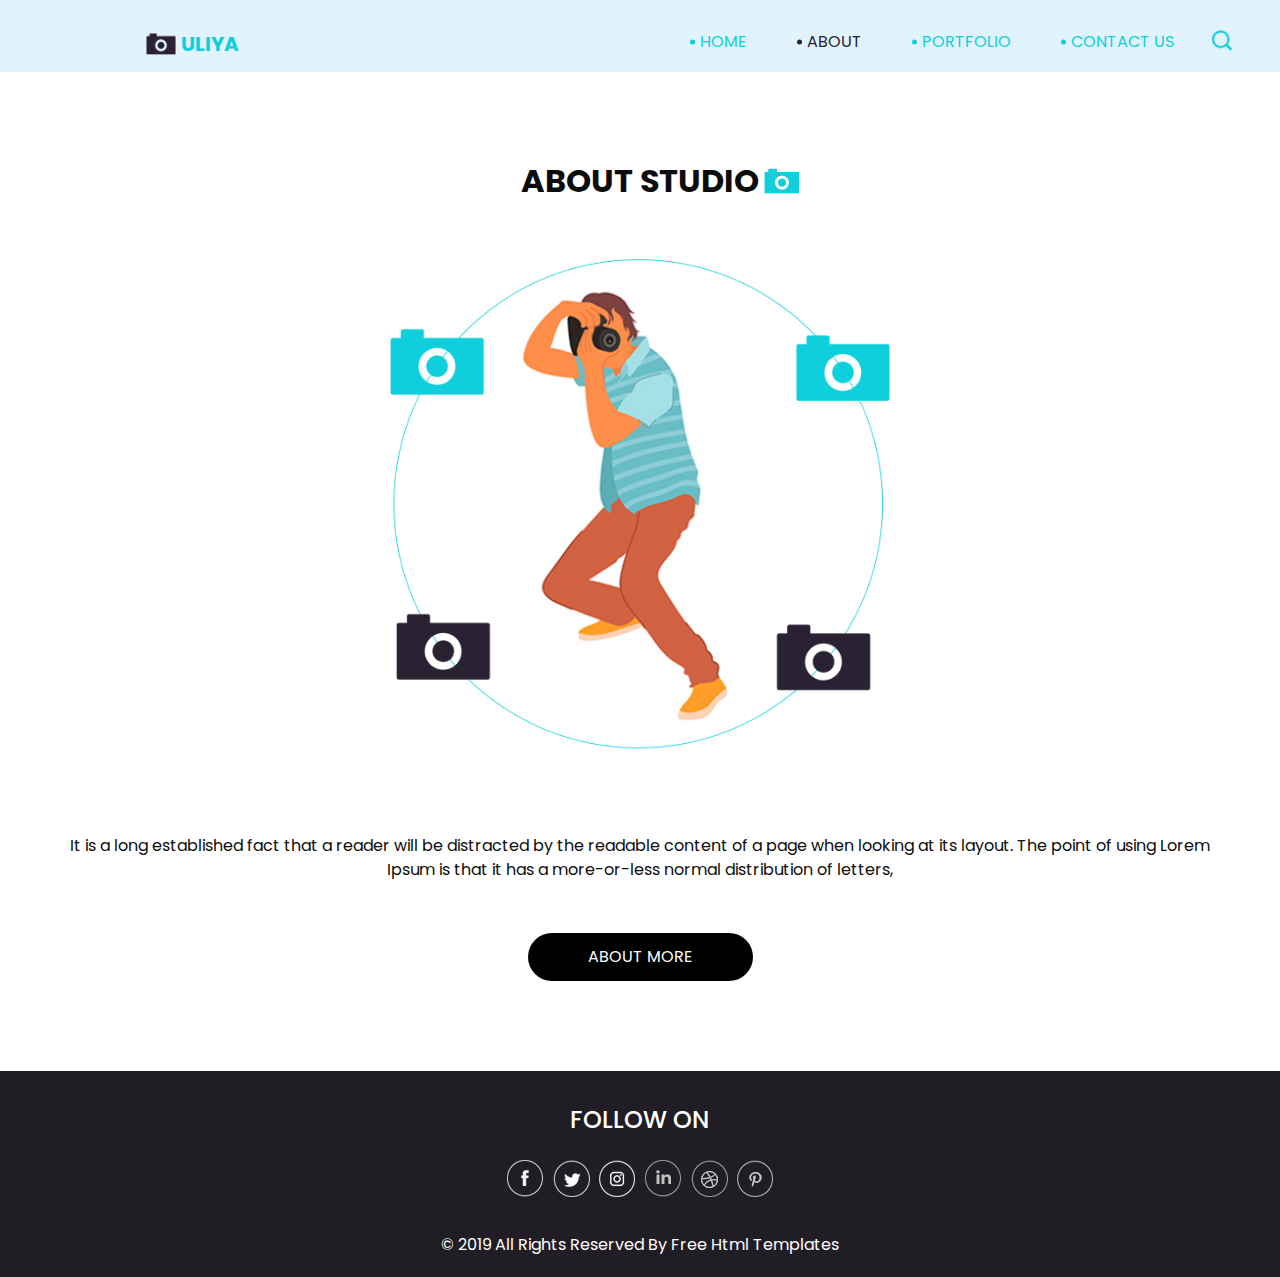
<file: fotos/about.html>
<!DOCTYPE html>
<html>

<head>
  <!-- Basic -->
  <meta charset="utf-8" />
  <meta http-equiv="X-UA-Compatible" content="IE=edge" />
  <!-- Mobile Metas -->
  <meta name="viewport" content="width=device-width, initial-scale=1, shrink-to-fit=no" />
  <!-- Site Metas -->
  <meta name="keywords" content="" />
  <meta name="description" content="" />
  <meta name="author" content="" />

  <title>Uliya</title>


  <!-- bootstrap core css -->
  <link rel="stylesheet" type="text/css" href="css/bootstrap.css" />

  <!-- fonts style -->
  <link href="https://fonts.googleapis.com/css?family=Poppins:400,700&display=swap" rel="stylesheet">

  <!-- Custom styles for this template -->
  <link href="css/style.css" rel="stylesheet" />
  <!-- responsive style -->
  <link href="css/responsive.css" rel="stylesheet" />
</head>

<body class="sub_page">

  <div class="hero_area">
    <!-- header section strats -->
    <header class="header_section">
      <div class="container-fluid">
        <div class="row">
          <div class="col-lg-11 offset-lg-1">
            <nav class="navbar navbar-expand-lg custom_nav-container ">
              <a class="navbar-brand" href="index.html">
                <img src="images/logo.png" alt="">
                <span>
                  Uliya
                </span>
              </a>
              </a>
              <button class="navbar-toggler" type="button" data-toggle="collapse" data-target="#navbarSupportedContent"
                aria-controls="navbarSupportedContent" aria-expanded="false" aria-label="Toggle navigation">
                <span class="navbar-toggler-icon"></span>
              </button>

              <div class="collapse navbar-collapse" id="navbarSupportedContent">
                <div class="d-flex ml-auto flex-column flex-lg-row align-items-center">
                  <ul class="navbar-nav  ">
                    <li class="nav-item ">
                      <a class="nav-link" href="index.html">Home <span class="sr-only">(current)</span></a>
                    </li>
                    <li class="nav-item active">
                      <a class="nav-link" href="about.html"> About</a>
                    </li>
                    <li class="nav-item">
                      <a class="nav-link" href="portfolio.html"> Portfolio </a>
                    </li>
                    <li class="nav-item">
                      <a class="nav-link" href="contact.html">Contact Us</a>
                    </li>
                  </ul>
                  <form class="form-inline">
                    <button class="btn  my-2 my-sm-0 nav_search-btn" type="submit"></button>
                  </form>
                </div>

              </div>
            </nav>
          </div>
        </div>
      </div>
    </header>
    <!-- end header section -->
  </div>

  <!-- about section -->

  <section class="about_section layout_padding">
    <div class="container">
      <div class="heading_container">
        <h2>
          About Studio
        </h2>
      </div>
      <div class="box">
        <div class="img-box">
          <img src="images/about-img.jpg" alt="">
          <div class="about_img-bg">
            <img src="images/about-img-bg.png" alt="">
          </div>
        </div>
        <div class="detail-box">
          <p>
            It is a long established fact that a reader will be distracted by the readable content of a page when
            looking at its layout. The point of using Lorem Ipsum is that it has a more-or-less normal distribution of
            letters,
          </p>
          <div>
            <a href="">
              about More
            </a>
          </div>
        </div>
      </div>
    </div>

  </section>

  <!-- end about section -->


  <!-- info section -->
  <section class="info_section ">
    <div class="container">
      <div class="info_container">
        <div class="info_social">
          <div class="d-flex justify-content-center">
            <h4 class="">
              Follow on
            </h4>
          </div>
          <div class="social_box">
            <a href="">
              <img src="images/fb.png" alt="">
            </a>
            <a href="">
              <img src="images/twitter.png" alt="">
            </a>
            <a href="">
              <img src="images/instagram.png" alt="">
            </a>
            <a href="">
              <img src="images/linkedin.png" alt="">
            </a>
            <a href="">
              <img src="images/dribble.png" alt="">
            </a>
            <a href="">
              <img src="images/pinterest.png" alt="">
            </a>
          </div>
        </div>
      </div>
    </div>
  </section>

  <!-- end info_section -->

  <!-- footer section -->
  <section class="container-fluid footer_section">
    <div class="container">
      <p>
        &copy; 2019 All Rights Reserved By
        <a href="https://html.design/">Free Html Templates</a>
      </p>
    </div>
  </section>
  <!-- footer section -->

  <script type="text/javascript" src="js/jquery-3.4.1.min.js"></script>
  <script type="text/javascript" src="js/bootstrap.js"></script>

</body>

</html>
</file>
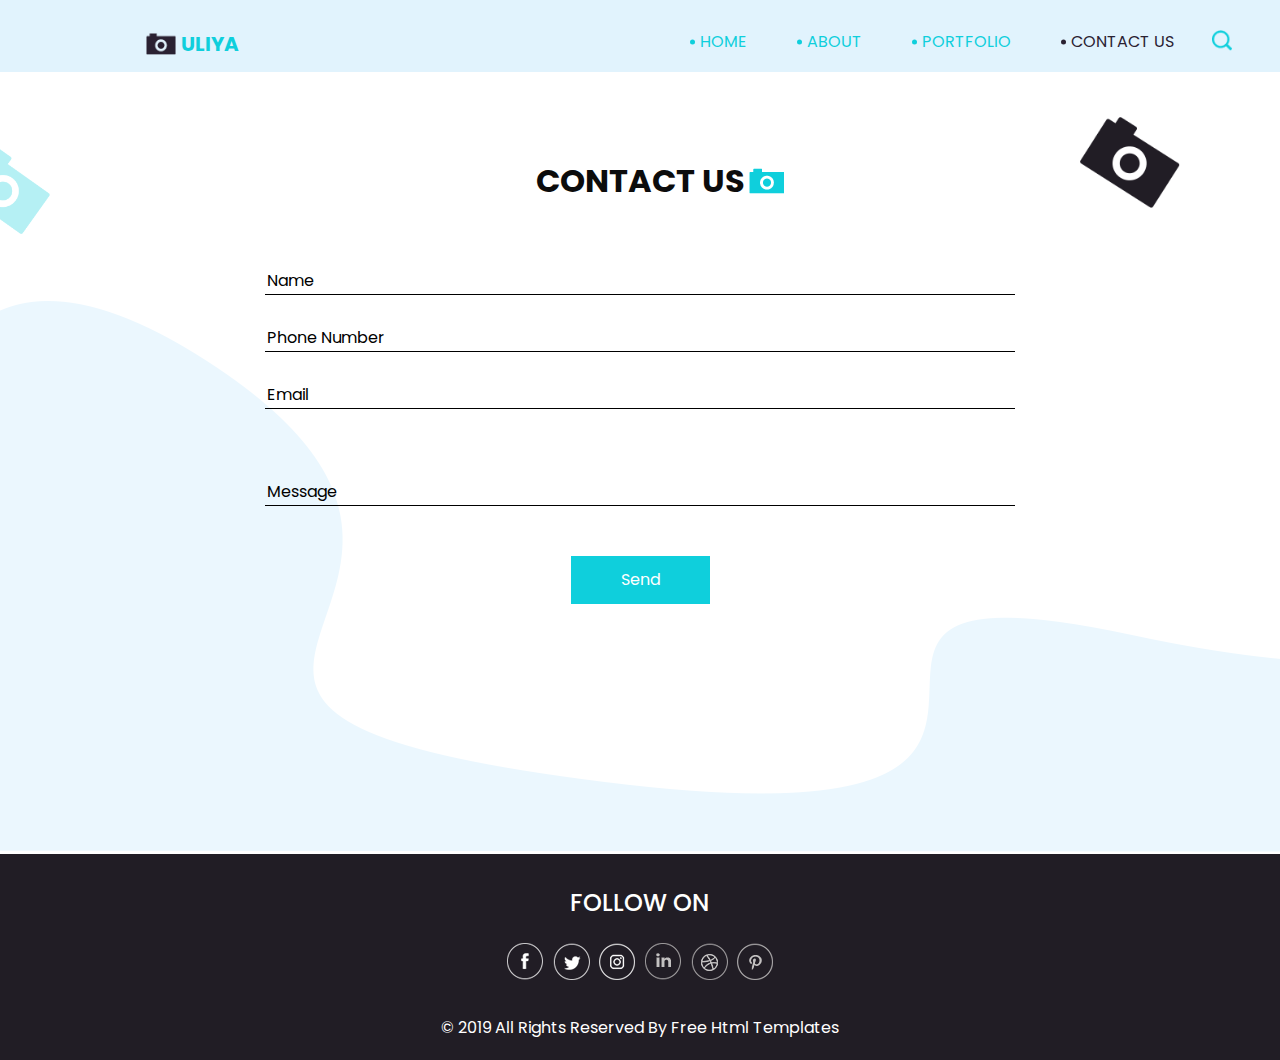
<file: fotos/contact.html>
<!DOCTYPE html>
<html>

<head>
  <!-- Basic -->
  <meta charset="utf-8" />
  <meta http-equiv="X-UA-Compatible" content="IE=edge" />
  <!-- Mobile Metas -->
  <meta name="viewport" content="width=device-width, initial-scale=1, shrink-to-fit=no" />
  <!-- Site Metas -->
  <meta name="keywords" content="" />
  <meta name="description" content="" />
  <meta name="author" content="" />

  <title>Uliya</title>


  <!-- bootstrap core css -->
  <link rel="stylesheet" type="text/css" href="css/bootstrap.css" />

  <!-- fonts style -->
  <link href="https://fonts.googleapis.com/css?family=Poppins:400,700&display=swap" rel="stylesheet">

  <!-- Custom styles for this template -->
  <link href="css/style.css" rel="stylesheet" />
  <!-- responsive style -->
  <link href="css/responsive.css" rel="stylesheet" />
</head>

<body class="sub_page">

  <div class="hero_area">
    <!-- header section strats -->
    <header class="header_section">
      <div class="container-fluid">
        <div class="row">
          <div class="col-lg-11 offset-lg-1">
            <nav class="navbar navbar-expand-lg custom_nav-container ">
              <a class="navbar-brand" href="index.html">
                <img src="images/logo.png" alt="">
                <span>
                  Uliya
                </span>
              </a>
              </a>
              <button class="navbar-toggler" type="button" data-toggle="collapse" data-target="#navbarSupportedContent"
                aria-controls="navbarSupportedContent" aria-expanded="false" aria-label="Toggle navigation">
                <span class="navbar-toggler-icon"></span>
              </button>

              <div class="collapse navbar-collapse" id="navbarSupportedContent">
                <div class="d-flex ml-auto flex-column flex-lg-row align-items-center">
                  <ul class="navbar-nav  ">
                    <li class="nav-item ">
                      <a class="nav-link" href="index.html">Home <span class="sr-only">(current)</span></a>
                    </li>
                    <li class="nav-item">
                      <a class="nav-link" href="about.html"> About</a>
                    </li>
                    <li class="nav-item">
                      <a class="nav-link" href="portfolio.html"> Portfolio </a>
                    </li>
                    <li class="nav-item active">
                      <a class="nav-link" href="contact.html">Contact Us</a>
                    </li>
                  </ul>
                  <form class="form-inline">
                    <button class="btn  my-2 my-sm-0 nav_search-btn" type="submit"></button>
                  </form>
                </div>

              </div>
            </nav>
          </div>
        </div>
      </div>
    </header>
    <!-- end header section -->
  </div>

  <!-- contact section -->

  <section class="contact_section layout_padding">
    <div class="bg-img1">
      <img src="images/bg-img-1.png" alt="">
    </div>
    <div class="bg-img2">
      <img src="images/bg-img-2.png" alt="">
    </div>
    <div class="container">
      <div class="heading_container">
        <h2>
          Contact Us
        </h2>
      </div>
      <div class="">
        <div class="row">
          <div class="col-md-8 mx-auto">
            <form action="">
              <div class="contact_form-container">
                <div>
                  <div>
                    <input type="text" placeholder="Name">
                  </div>
                  <div>
                    <input type="text" placeholder="Phone Number">
                  </div>
                  <div>
                    <input type="email" placeholder="Email">
                  </div>
                  <div class="">
                    <input type="text" placeholder="Message" class="message_input">
                  </div>
                  <div class=" d-flex justify-content-center ">
                    <button type="submit">
                      Send
                    </button>
                  </div>
                </div>
              </div>
            </form>
          </div>
        </div>
      </div>
    </div>
  </section>


  <!-- end contact section -->


  <!-- info section -->
  <section class="info_section ">
    <div class="container">
      <div class="info_container">
        <div class="info_social">
          <div class="d-flex justify-content-center">
            <h4 class="">
              Follow on
            </h4>
          </div>
          <div class="social_box">
            <a href="">
              <img src="images/fb.png" alt="">
            </a>
            <a href="">
              <img src="images/twitter.png" alt="">
            </a>
            <a href="">
              <img src="images/instagram.png" alt="">
            </a>
            <a href="">
              <img src="images/linkedin.png" alt="">
            </a>
            <a href="">
              <img src="images/dribble.png" alt="">
            </a>
            <a href="">
              <img src="images/pinterest.png" alt="">
            </a>
          </div>
        </div>
      </div>
    </div>
  </section>

  <!-- end info_section -->

  <!-- footer section -->
  <section class="container-fluid footer_section">
    <div class="container">
      <p>
        &copy; 2019 All Rights Reserved By
        <a href="https://html.design/">Free Html Templates</a>
      </p>
    </div>
  </section>
  <!-- footer section -->

  <script type="text/javascript" src="js/jquery-3.4.1.min.js"></script>
  <script type="text/javascript" src="js/bootstrap.js"></script>

</body>

</html>
</file>
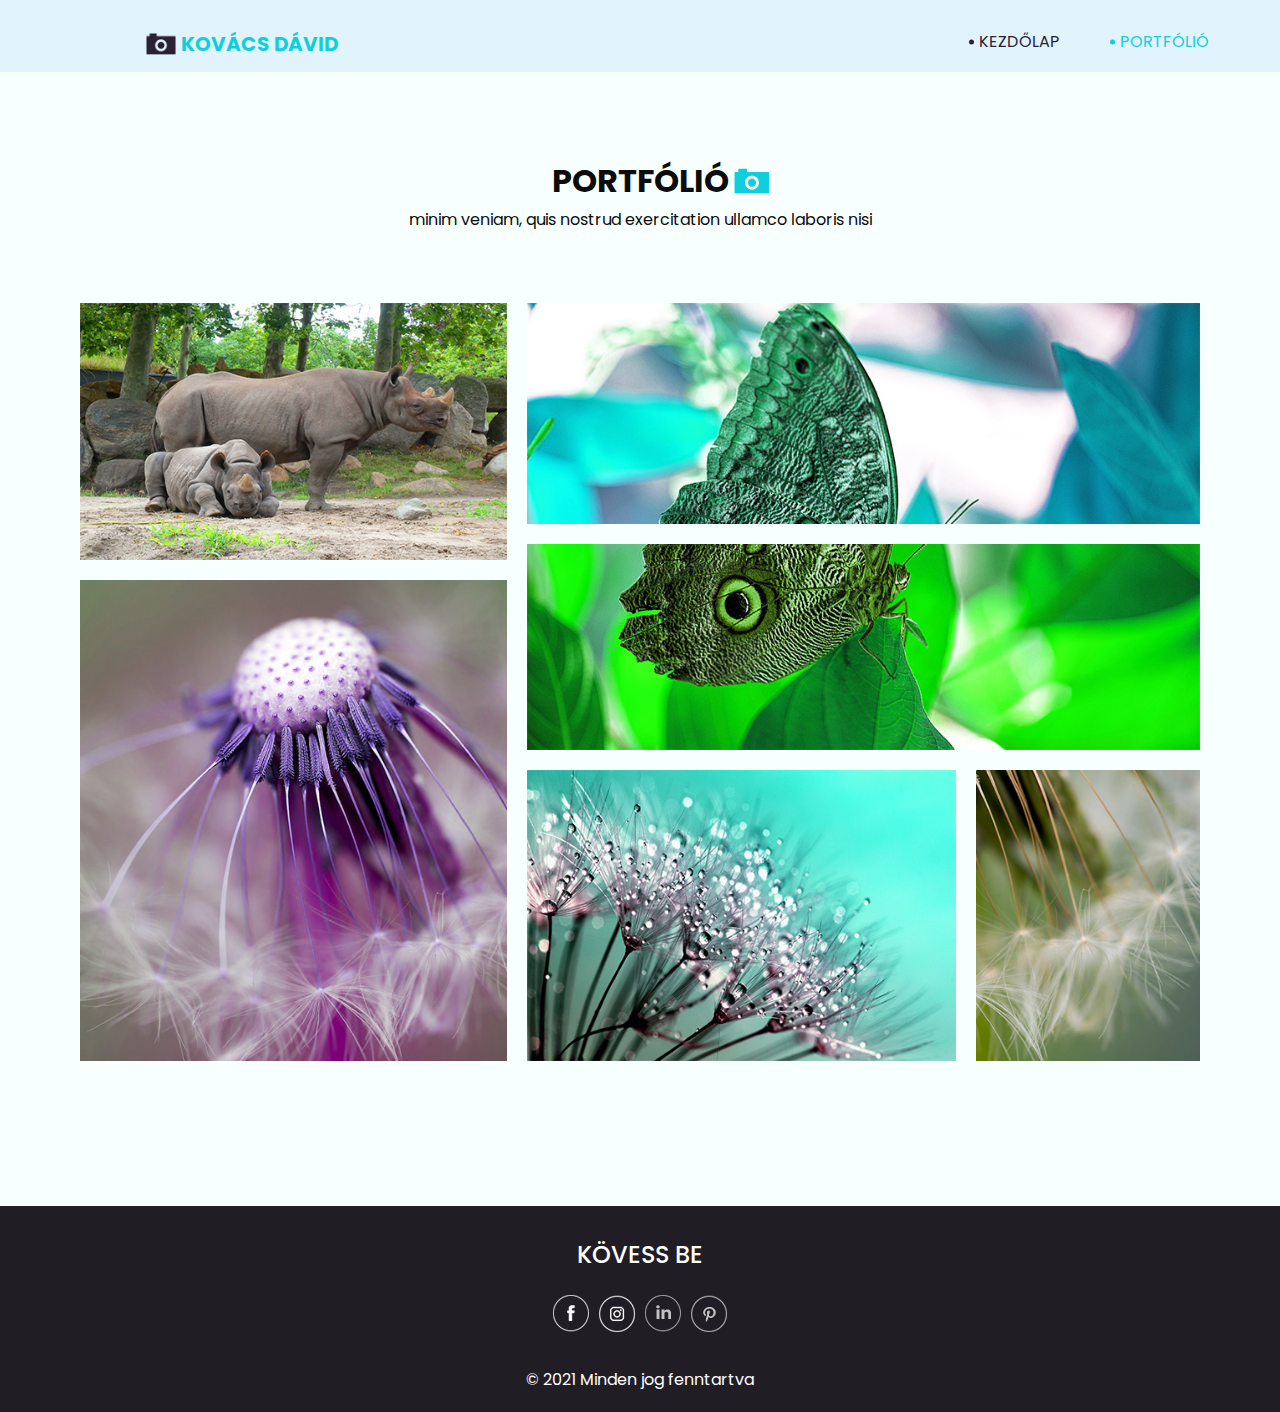
<file: fotos/portfolio.html>
<!DOCTYPE html>
<html>

<head>
	<link rel="shortcut icon" href="logo.png" type="logo.png" />
	<link rel="logo.png" href="logo.png">
  <!-- Basic -->
  <meta charset="utf-8" />
  <meta http-equiv="X-UA-Compatible" content="IE=edge" />
  <!-- Mobile Metas -->
  <meta name="viewport" content="width=device-width, initial-scale=1, shrink-to-fit=no" />
  <!-- Site Metas -->
  <meta name="keywords" content="" />
  <meta name="description" content="" />
  <meta name="author" content="" />

  <title>Portfólió</title>


  <!-- bootstrap core css -->
  <link rel="stylesheet" type="text/css" href="css/bootstrap.css" />

  <!-- fonts style -->
  <link href="https://fonts.googleapis.com/css?family=Poppins:400,700&display=swap" rel="stylesheet">

  <!-- Custom styles for this template -->
  <link href="css/style.css" rel="stylesheet" />
  <!-- responsive style -->
  <link href="css/responsive.css" rel="stylesheet" />
</head>

<body class="sub_page">

  <div class="hero_area">
    <!-- header section strats -->
    <header class="header_section">
      <div class="container-fluid">
        <div class="row">
          <div class="col-lg-11 offset-lg-1">
            <nav class="navbar navbar-expand-lg custom_nav-container ">
              <a class="navbar-brand" href="index.html">
                <img src="images/logo.png" alt="">
                <span>
                  Kovács Dávid
                </span>
              </a>
              </a>
              <button class="navbar-toggler" type="button" data-toggle="collapse" data-target="#navbarSupportedContent"
                aria-controls="navbarSupportedContent" aria-expanded="false" aria-label="Toggle navigation">
                <span class="navbar-toggler-icon"></span>
              </button>

              <div class="collapse navbar-collapse" id="navbarSupportedContent">
                <div class="d-flex ml-auto flex-column flex-lg-row align-items-center">
                  <ul class="navbar-nav  ">
                    <li class="nav-item active">
                      <a class="nav-link" href="index.html">Kezdőlap <span class="sr-only"></span></a>
                    </li>
                    
                    <li class="nav-item">
                      <a class="nav-link" href="portfolio.html"> Portfólió </a>
                    </li>
                    
                  </ul>
                  
                </div>

              </div>
            </nav>
          </div>
        </div>
      </div>
    </header>
    <!-- end header section -->

  </div>

  <!-- portfolio section -->

  <section class="portfolio_section layout_padding">
    <div class="container">
      <div class="heading_container">
        <h2>
          Portfólió
        </h2>
        <p>
          minim veniam, quis nostrud exercitation ullamco laboris nisi
        </p>
      </div>
      <div class="portfolio_container layout_padding2">
        <div class="box-1">
          <div class="img-box b-1">
            <img src="images/p-1.jpg" alt="">
            <div class="btn-box">
               

              </a>
            </div>
          </div>
          <div class="img-box b-2">
            <img src="images/p-2.jpg" alt="">
            <div class="btn-box">
               

              </a>
            </div>
          </div>
        </div>
        <div class="box-2">
          <div class="box-2-top">
            <div class="img-box b-3">
              <img src="images/p-3.jpg" alt="">
              <div class="btn-box">
                 

                </a>
              </div>
            </div>
          </div>
          <div class="box-2-top2">
            <div class="img-box b-4">
              <img src="images/p-4.jpg" alt="">
              <div class="btn-box">
                 

                </a>
              </div>
            </div>
          </div>
          <div class="box-2-btm">
            <div class="img-box b-5">
              <img src="images/p-5.jpg" alt="">
              <div class="btn-box">
                 

                </a>
              </div>
            </div>
            <div class="img-box b-6">
              <img src="images/p-6.jpg" alt="">
              <div class="btn-box">
                 

                </a>
              </div>
            </div>
          </div>
        </div>
      </div>
      <div class="see_btn">
        
      </div>
    </div>

  </section>

  <!-- end about section -->

  <!-- info section -->
  <section class="info_section ">
    <div class="container">
      <div class="info_container">
        <div class="info_social">
          <div class="d-flex justify-content-center">
            <h4 class="">
              Kövess be
            </h4>
          </div>
          <div class="social_box">
            <a href="">
              <img src="images/fb.png" alt="">
            </a>
            
            <a href="">
              <img src="images/instagram.png" alt="">
            </a>
            <a href="">
              <img src="images/linkedin.png" alt="">
            </a>
            
            <a href="">
              <img src="images/pinterest.png" alt="">
            </a>
          </div>
        </div>
      </div>
    </div>
  </section>

  <!-- end info_section -->

  <!-- footer section -->
  <section class="container-fluid footer_section">
    <div class="container">
      <p>
        &copy; 2021 Minden jog fenntartva
        
      </p>
    </div>
  </section>
  <!-- footer section -->

  <script type="text/javascript" src="js/jquery-3.4.1.min.js"></script>
  <script type="text/javascript" src="js/bootstrap.js"></script>

</body>

</html>
</file>
<file: fotos/css/style.css>
body {
  font-family: 'Poppins', sans-serif;
  color: #0c0c0c;
  background-color: #ffffff;
}

.layout_padding {
  padding: 90px 0;
}

.layout_padding2 {
  padding: 45px 0;
}

.layout_padding2-top {
  padding-top: 45px;
}

.layout_padding2-bottom {
  padding-bottom: 45px;
}

.layout_padding-top {
  padding-top: 90px;
}

.layout_padding-bottom {
  padding-bottom: 90px;
}

.heading_container {
  display: -webkit-box;
  display: -ms-flexbox;
  display: flex;
  -webkit-box-orient: vertical;
  -webkit-box-direction: normal;
      -ms-flex-direction: column;
          flex-direction: column;
  -webkit-box-align: center;
      -ms-flex-align: center;
          align-items: center;
  text-align: center;
}

.heading_container h2 {
  position: relative;
  font-weight: bold;
  text-transform: uppercase;
}

.heading_container h2 span {
  position: relative;
  z-index: 2;
}

.heading_container h2::before {
  content: "";
  position: absolute;
  width: 35px;
  height: 26px;
  top: 50%;
  right: -40px;
  -webkit-transform: translateY(-50%);
          transform: translateY(-50%);
  z-index: 1;
  background-image: url(../images/heading-img.png);
  background-repeat: no-repeat;
}

/*header section*/
.hero_area {
  height: 136vh;
  position: relative;
  background-image: url(../images/hero-bg.png);
  background-size: cover;
}

.sub_page .hero_area {
  height: auto;
  background-image: none;
  background-color: #e1f3fd;
}

.sub_page .hero_area::after {
  display: none;
}

.header_section .container-fluid {
  padding-right: 25px;
  padding-left: 25px;
}

.header_section .nav_container {
  margin: 0 auto;
}

.custom_nav-container .navbar-nav .nav-item .nav-link {
  margin: 10px 30px;
  padding: 0;
  color: #0fcfdc;
  text-align: center;
  position: relative;
  text-transform: uppercase;
}

.custom_nav-container .navbar-nav .nav-item .nav-link::before {
  content: "";
  width: 5px;
  height: 5px;
  position: absolute;
  top: 50%;
  left: -10px;
  -webkit-transform: translateY(-50%);
          transform: translateY(-50%);
  background-color: #0fcfdc;
  border-radius: 100%;
}

.custom_nav-container .navbar-nav .nav-item.active .nav-link, .custom_nav-container .navbar-nav .nav-item:hover .nav-link {
  color: #2a2132;
}

.custom_nav-container .navbar-nav .nav-item.active .nav-link::before, .custom_nav-container .navbar-nav .nav-item:hover .nav-link::before {
  background-color: #2a2132;
}

a,
a:hover,
a:focus {
  text-decoration: none;
}

a:hover,
a:focus {
  color: initial;
}

.btn,
.btn:focus {
  outline: none !important;
  -webkit-box-shadow: none;
          box-shadow: none;
}

.custom_nav-container .nav_search-btn {
  background-image: url(../images/search-icon.png);
  background-size: 20px;
  background-repeat: no-repeat;
  background-position: center 5px;
  width: 35px;
  height: 35px;
  padding: 0;
  border: none;
}

.navbar-brand {
  display: -webkit-box;
  display: -ms-flexbox;
  display: flex;
  -webkit-box-align: center;
      -ms-flex-align: center;
          align-items: center;
}

.navbar-brand img {
  width: 30px;
  margin-right: 5px;
}

.navbar-brand span {
  font-size: 20px;
  font-weight: 700;
  color: #0fcfdc;
  text-transform: uppercase;
}

.custom_nav-container {
  z-index: 99999;
  padding-top: 20px;
  -webkit-box-align: end;
      -ms-flex-align: end;
          align-items: flex-end;
}

.navbar-expand-lg .navbar-collapse {
  -webkit-box-align: end;
      -ms-flex-align: end;
          align-items: flex-end;
}

.custom_nav-container .navbar-toggler {
  outline: none;
}

.custom_nav-container .navbar-toggler .navbar-toggler-icon {
  background-image: url(../images/menu.png);
  background-size: 45px;
}

/*end header section*/
/* slider section */
.slider_section {
  display: -webkit-box;
  display: -ms-flexbox;
  display: flex;
  -webkit-box-align: center;
      -ms-flex-align: center;
          align-items: center;
  position: relative;
  z-index: 2;
  color: #3b3a3a;
}

.slider_section .row {
  -webkit-box-align: center;
      -ms-flex-align: center;
          align-items: center;
}

.slider_section div#carouselExampleControls {
  width: 100%;
}

.slider_section .detail_box {
  padding-right: 10%;
}

.slider_section .detail_box h1 {
  font-weight: bold;
  margin-bottom: 30px;
  text-transform: uppercase;
}

.slider_section .detail_box .btn-box {
  margin-top: 35px;
}

.slider_section .detail_box .btn-box a {
  width: 125px;
  text-align: center;
}

.slider_section .detail_box .btn-box .btn-1 {
  display: inline-block;
  padding: 7px 0px;
  background-color: #0fcfdc;
  color: #ffffff;
  border-radius: 30px;
  margin-right: 5px;
}

.slider_section .detail_box .btn-box .btn-1:hover {
  background-color: #0db9c4;
}

.slider_section .detail_box .btn-box .btn-2 {
  display: inline-block;
  padding: 7px 0px;
  background-color: #000000;
  color: #ffffff;
  border-radius: 30px;
}

.slider_section .detail_box .btn-box .btn-2:hover {
  background-color: #333333;
}

.slider_section .img-box img {
  width: 100%;
}

.slider_section .carousel_btn-container {
  width: 60px;
  position: absolute;
  bottom: 175px;
  display: -webkit-box;
  display: -ms-flexbox;
  display: flex;
  -webkit-box-pack: justify;
      -ms-flex-pack: justify;
          justify-content: space-between;
  left: 10%;
  z-index: 999;
}

.slider_section .carousel_btn-container .carousel-control-prev,
.slider_section .carousel_btn-container .carousel-control-next {
  position: relative;
  width: 35px;
  height: 35px;
  border: none;
  border-radius: 100%;
  opacity: 1;
  background-repeat: no-repeat;
  background-size: 20px;
  background-position: center;
}

.slider_section .carousel_btn-container .carousel-control-prev {
  background-image: url(../images/prev.png);
}

.slider_section .carousel_btn-container .carousel-control-prev:hover {
  background-image: url(../images/prev-blue.png);
}

.slider_section .carousel_btn-container .carousel-control-next {
  background-image: url(../images/next.png);
}

.slider_section .carousel_btn-container .carousel-control-next:hover {
  background-image: url(../images/next-blue.png);
}

.about_section .box {
  display: -webkit-box;
  display: -ms-flexbox;
  display: flex;
  -webkit-box-orient: vertical;
  -webkit-box-direction: normal;
      -ms-flex-direction: column;
          flex-direction: column;
  -webkit-box-align: center;
      -ms-flex-align: center;
          align-items: center;
}

.about_section .box img {
  width: 100%;
}

.about_section .box .img-box {
  position: relative;
  width: 250px;
  margin: 50px 0;
}

.about_section .box .img-box .about_img-bg {
  position: absolute;
  top: 50%;
  left: 50%;
  width: 200%;
  -webkit-transform: translate(-50%, -50%) rotate(0deg) scale(1);
          transform: translate(-50%, -50%) rotate(0deg) scale(1);
  -webkit-animation: rotateAnimation 3s infinite;
          animation: rotateAnimation 3s infinite;
}

@-webkit-keyframes rotateAnimation {
  0% {
    -webkit-transform: translate(-50%, -50%) rotate(0deg) scale(1);
            transform: translate(-50%, -50%) rotate(0deg) scale(1);
  }
  49% {
    -webkit-transform: translate(-50%, -50%) rotate(180deg) scale(1.1);
            transform: translate(-50%, -50%) rotate(180deg) scale(1.1);
  }
  100% {
    -webkit-transform: translate(-50%, -50%) rotate(360deg) scale(1);
            transform: translate(-50%, -50%) rotate(360deg) scale(1);
  }
}

@keyframes rotateAnimation {
  0% {
    -webkit-transform: translate(-50%, -50%) rotate(0deg) scale(1);
            transform: translate(-50%, -50%) rotate(0deg) scale(1);
  }
  49% {
    -webkit-transform: translate(-50%, -50%) rotate(180deg) scale(1.1);
            transform: translate(-50%, -50%) rotate(180deg) scale(1.1);
  }
  100% {
    -webkit-transform: translate(-50%, -50%) rotate(360deg) scale(1);
            transform: translate(-50%, -50%) rotate(360deg) scale(1);
  }
}

.about_section .box .detail-box {
  margin-top: 35px;
  text-align: center;
}

.about_section .box .detail-box a {
  display: inline-block;
  padding: 12px 60px;
  background-color: #000000;
  color: #ffffff;
  border-radius: 40px;
  text-transform: uppercase;
  margin-top: 35px;
}

.about_section .box .detail-box a:hover {
  background-color: #333333;
}

.portfolio_section {
  background-color: #f8ffff;
}

.portfolio_section .portfolio_container {
  display: -webkit-box;
  display: -ms-flexbox;
  display: flex;
}

.portfolio_section .portfolio_container .img-box {
  margin: 10px;
  position: relative;
  display: -webkit-box;
  display: -ms-flexbox;
  display: flex;
  -webkit-box-flex: 1;
      -ms-flex-positive: 1;
          flex-grow: 1;
}

.portfolio_section .portfolio_container .img-box img {
  width: 100%;
  height: 100%;
}

.portfolio_section .portfolio_container .img-box .btn-box {
  position: absolute;
  top: 50%;
  left: 50%;
  -webkit-transform: translate(-50%, -50%);
          transform: translate(-50%, -50%);
  display: -webkit-box;
  display: -ms-flexbox;
  display: flex;
}

.portfolio_section .portfolio_container .img-box .btn-box a {
  display: none;
  width: 50px;
  height: 50px;
  border-radius: 100%;
  background-size: cover;
  background-position: center;
  background-repeat: no-repeat;
  margin: 0 5px;
}

.portfolio_section .portfolio_container .img-box .btn-box .btn-1 {
  background-image: url(../images/link.png);
}

.portfolio_section .portfolio_container .img-box::before {
  content: "";
  display: none;
  position: absolute;
  width: 100%;
  height: 100%;
  top: 0;
  left: 0;
  background-color: rgba(15, 207, 220, 0.8);
  z-index: 0;
}



.portfolio_section .portfolio_container .box-1,
.portfolio_section .portfolio_container .box-2 {
  display: -webkit-box;
  display: -ms-flexbox;
  display: flex;
  -webkit-box-orient: vertical;
  -webkit-box-direction: normal;
      -ms-flex-direction: column;
          flex-direction: column;
  -webkit-box-pack: stretch;
      -ms-flex-pack: stretch;
          justify-content: stretch;
  -webkit-box-align: stretch;
      -ms-flex-align: stretch;
          align-items: stretch;
}

.portfolio_section .portfolio_container .box-2-btm {
  display: -webkit-box;
  display: -ms-flexbox;
  display: flex;
  -webkit-box-pack: stretch;
      -ms-flex-pack: stretch;
          justify-content: stretch;
  -webkit-box-align: stretch;
      -ms-flex-align: stretch;
          align-items: stretch;
}

.portfolio_section .portfolio_container .box-2-btm .box-2-left {
  display: -webkit-box;
  display: -ms-flexbox;
  display: flex;
}

.portfolio_section .see_btn {
  display: -webkit-box;
  display: -ms-flexbox;
  display: flex;
  -webkit-box-pack: center;
      -ms-flex-pack: center;
          justify-content: center;
}

.portfolio_section .see_btn a {
  display: inline-block;
  padding: 12px 60px;
  background-color: #000000;
  color: #ffffff;
  border-radius: 40px;
  text-transform: uppercase;
  margin-top: 35px;
}

.portfolio_section .see_btn a:hover {
  background-color: #333333;
}

.achieve_section .achieve_container {
  display: -webkit-box;
  display: -ms-flexbox;
  display: flex;
  -webkit-box-pack: center;
      -ms-flex-pack: center;
          justify-content: center;
}

.achieve_section .achieve_container .box {
  width: 275px;
  height: 250px;
  display: -webkit-box;
  display: -ms-flexbox;
  display: flex;
  -webkit-box-orient: vertical;
  -webkit-box-direction: normal;
      -ms-flex-direction: column;
          flex-direction: column;
  -webkit-box-align: center;
      -ms-flex-align: center;
          align-items: center;
  -webkit-box-pack: center;
      -ms-flex-pack: center;
          justify-content: center;
  text-align: center;
  margin: 45px 20px 0 20px;
  padding: 45px 35px 15px 35px;
  border: 1px solid #0fcfdc;
}

.achieve_section .achieve_container .box .img-box {
  width: 120px;
}

.achieve_section .achieve_container .box .img-box img {
  width: 100%;
}

.achieve_section .achieve_container .detail-box {
  margin-top: 25px;
  text-transform: uppercase;
}

.achieve_section .achieve_container .detail-box h2 {
  font-weight: bold;
}

.achieve_section .achieve_container .detail-box h6 {
  font-weight: bold;
  font-size: 18px;
}

.client_section .row {
  -webkit-box-align: center;
      -ms-flex-align: center;
          align-items: center;
}

.client_section .col-md-3 {
  display: -webkit-box;
  display: -ms-flexbox;
  display: flex;
  -webkit-box-pack: end;
      -ms-flex-pack: end;
          justify-content: flex-end;
}

.client_section .btn_container {
  display: -webkit-box;
  display: -ms-flexbox;
  display: flex;
  -webkit-box-pack: center;
      -ms-flex-pack: center;
          justify-content: center;
  -webkit-box-align: center;
      -ms-flex-align: center;
          align-items: center;
}

.client_section .btn_container .carousel-control-prev,
.client_section .btn_container .carousel-control-next {
  position: relative;
  width: 50px;
  height: 50px;
  border: none;
  border-radius: 100%;
  opacity: 1;
  background-repeat: no-repeat;
  background-size: 15px;
  background-position: center;
  background-color: #0fcfdc;
  margin: 0 5px;
}

.client_section .btn_container .carousel-control-prev:hover,
.client_section .btn_container .carousel-control-next:hover {
  background-color: #000000;
}

.client_section .btn_container .carousel-control-prev {
  background-image: url(../images/prev-white.png);
}

.client_section .btn_container .carousel-control-next {
  background-image: url(../images/next-white.png);
}

.client_section .detail-box {
  padding: 20px;
  border: 1px solid #0fcfdc;
  margin: 0 25px;
}

.client_section .detail-box h4 {
  text-transform: uppercase;
}

/* contact section */
.contact_section {
  background-image: url(../images/contact-bg.png);
  background-repeat: no-repeat;
  background-position: left bottom;
  padding-bottom: 250px;
  position: relative;
}

.contact_section .bg-img1 {
  width: 100px;
  position: absolute;
  top: 45px;
  right: 100px;
}

.contact_section .bg-img1 img {
  width: 100%;
}

.contact_section .bg-img2 {
  width: 50px;
  position: absolute;
  top: 75px;
  left: 0px;
}

.contact_section .bg-img2 img {
  width: 100%;
}

.contact_section .contact_form-container {
  margin-top: 45px;
}

.contact_section .contact_form-container input {
  border: none;
  outline: none;
  border-bottom: 1px solid #000000;
  color: #000000;
  width: 100%;
  margin: 15px 0;
  background-color: transparent;
}

.contact_section .contact_form-container input::-webkit-input-placeholder {
  color: #000000;
}

.contact_section .contact_form-container input:-ms-input-placeholder {
  color: #000000;
}

.contact_section .contact_form-container input::-ms-input-placeholder {
  color: #000000;
}

.contact_section .contact_form-container input::placeholder {
  color: #000000;
}

.contact_section .contact_form-container input.message_input {
  margin-top: 55px;
}

.contact_section .contact_form-container button {
  display: inline-block;
  padding: 12px 50px;
  background-color: #0fcfdc;
  color: #ffffff;
  border-radius: 0;
  margin-top: 35px;
  border: none;
}

.contact_section .contact_form-container button:hover {
  background-color: #0db9c4;
}

/* end contact section */
.info_section {
  background-color: #211d25;
  color: #ffffff;
  font-family: 'Poppins', sans-serif;
}

.info_section .info_container {
  width: 75%;
  margin: 0 auto;
}

.info_section .info_social {
  padding-top: 35px;
  display: -webkit-box;
  display: -ms-flexbox;
  display: flex;
  -webkit-box-orient: vertical;
  -webkit-box-direction: normal;
      -ms-flex-direction: column;
          flex-direction: column;
  -webkit-box-align: center;
      -ms-flex-align: center;
          align-items: center;
}

.info_section .info_social h4 {
  text-transform: uppercase;
}

.info_section .info_social .social_box {
  display: -webkit-box;
  display: -ms-flexbox;
  display: flex;
  margin: 15px auto;
  -webkit-box-align: center;
      -ms-flex-align: center;
          align-items: center;
}

.info_section .info_social .social_box img {
  min-width: 10px;
  margin: 0 3px;
}

/* footer section*/
.footer_section {
  background-color: #211d25;
  display: -webkit-box;
  display: -ms-flexbox;
  display: flex;
  -webkit-box-pack: center;
      -ms-flex-pack: center;
          justify-content: center;
  position: relative;
  font-family: 'Poppins', sans-serif;
}

.footer_section p {
  color: #ffffff;
  margin: 0 auto;
  text-align: center;
  padding: 20px 0;
  width: 55%;
}

.footer_section a {
  color: #ffffff;
}
/*# sourceMappingURL=style.css.map */
</file>
<file: fotos/css/responsive.css>
@media (max-width: 1120px) {
  .slider_section .carousel_btn-container {
    bottom: 0;
  }
}

@media (max-width: 992px) {
  .navbar-nav {
    align-items: center;
  }

  .custom_nav-container .navbar-nav .nav-item .nav-link {
    margin: 15px 30px;
  }

  .achieve_section .achieve_container {
    flex-wrap: wrap;
  }

  .info_section .info_container {
    width: 100%;
  }

  .footer_section p {
    width: 100%;
  }
}

@media (max-width: 768px) {
  .hero_area {
    height: auto;
  }

  .slider_section {
    padding-top: 50px;
  }

  .slider_section .detail_box {
    text-align: center;
    margin-bottom: 35px;
  }

  .slider_section .detail_box {
    padding: 0;
  }

  .about_section .box .img-box {
    width: 40%;
  }

  .portfolio_section .portfolio_container {
    flex-direction: column;
  }

  .contact_section .bg-img1 {
    width: 75px;
    position: absolute;
    top: 0;
    right: 0px;
  }

  .client_section .col-md-3 {
    justify-content: center;
  }

  .client_section .detail-box {
    margin-bottom: 35px;
  }

  .client_section .row {
    flex-wrap: wrap-reverse;
  }
}

@media (max-width: 576px) {
  .heading_container h2::before {
    top: -15px;
    right: 50%;
    -webkit-transform: translate(50%, -50%);
    transform: translate(50%, -50%);
  }

  .client_section .detail-box {
    margin-left: 0;
    margin-right: 0;

  }
}

@media (max-width: 480px) {}

@media (max-width: 420px) {
  .slider_section .detail_box h1 {
    font-size: 2rem;
  }

  .portfolio_section .portfolio_container .box-2-btm {
    flex-direction: column;
  }
}

@media (max-width: 360px) {}

@media (min-width: 1200px) {
  .container {
    max-width: 1170px;
  }
}
</file>
<file: one_page_cv/css/style.css>
/******* Bootstrap Theming ********/
/*!
 * Bootstrap v4.5.3 (https://getbootstrap.com/)
 * Copyright 2011-2020 The Bootstrap Authors
 * Copyright 2011-2020 Twitter, Inc.
 * Licensed under MIT (https://github.com/twbs/bootstrap/blob/main/LICENSE)
 */
:root {
  --blue: #007bff;
  --indigo: #6610f2;
  --purple: #6f42c1;
  --pink: #e83e8c;
  --red: #dc3545;
  --orange: #fd7e14;
  --yellow: #ffc107;
  --green: #28a745;
  --teal: #20c997;
  --cyan: #17a2b8;
  --white: #fff;
  --gray: #6c757d;
  --gray-dark: #343a40;
  --primary: #0BCEAF;
  --secondary: #6c757d;
  --success: #28a745;
  --info: #17a2b8;
  --warning: #ffc107;
  --danger: #dc3545;
  --light: #ffffff;
  --dark: #343a40;
  --breakpoint-xs: 0;
  --breakpoint-sm: 576px;
  --breakpoint-md: 768px;
  --breakpoint-lg: 992px;
  --breakpoint-xl: 1200px;
  --font-family-sans-serif: "Roboto", sans-serif;
  --font-family-monospace: SFMono-Regular, Menlo, Monaco, Consolas, "Liberation Mono", "Courier New", monospace;
}

*,
*::before,
*::after {
  box-sizing: border-box;
}

html {
  font-family: sans-serif;
  line-height: 1.15;
  -webkit-text-size-adjust: 100%;
  -webkit-tap-highlight-color: rgba(0, 0, 0, 0);
}

article, aside, figcaption, figure, footer, header, hgroup, main, nav, section {
  display: block;
}

body {
  margin: 0;
  font-family: "Roboto", sans-serif;
  font-size: 1rem;
  font-weight: 400;
  line-height: 1.5;
  color: #6c757d;
  text-align: left;
  background-color: #ffffff;
}

[tabindex="-1"]:focus:not(:focus-visible) {
  outline: 0 !important;
}

hr {
  box-sizing: content-box;
  height: 0;
  overflow: visible;
}

h1, h2, h3, h4, h5, h6 {
  margin-top: 0;
  margin-bottom: 0.5rem;
}

p {
  margin-top: 0;
  margin-bottom: 1rem;
}

abbr[title],
abbr[data-original-title] {
  text-decoration: underline;
  text-decoration: underline dotted;
  cursor: help;
  border-bottom: 0;
  text-decoration-skip-ink: none;
}

address {
  margin-bottom: 1rem;
  font-style: normal;
  line-height: inherit;
}

ol,
ul,
dl {
  margin-top: 0;
  margin-bottom: 1rem;
}

ol ol,
ul ul,
ol ul,
ul ol {
  margin-bottom: 0;
}

dt {
  font-weight: 700;
}

dd {
  margin-bottom: .5rem;
  margin-left: 0;
}

blockquote {
  margin: 0 0 1rem;
}

b,
strong {
  font-weight: bolder;
}

small {
  font-size: 80%;
}

sub,
sup {
  position: relative;
  font-size: 75%;
  line-height: 0;
  vertical-align: baseline;
}

sub {
  bottom: -.25em;
}

sup {
  top: -.5em;
}

a {
  color: #0BCEAF;
  text-decoration: none;
  background-color: transparent;
}

a:hover {
  color: #078571;
  text-decoration: underline;
}

a:not([href]):not([class]) {
  color: inherit;
  text-decoration: none;
}

a:not([href]):not([class]):hover {
  color: inherit;
  text-decoration: none;
}

pre,
code,
kbd,
samp {
  font-family: SFMono-Regular, Menlo, Monaco, Consolas, "Liberation Mono", "Courier New", monospace;
  font-size: 1em;
}

pre {
  margin-top: 0;
  margin-bottom: 1rem;
  overflow: auto;
  -ms-overflow-style: scrollbar;
}

figure {
  margin: 0 0 1rem;
}

img {
  vertical-align: middle;
  border-style: none;
}

svg {
  overflow: hidden;
  vertical-align: middle;
}

table {
  border-collapse: collapse;
}

caption {
  padding-top: 0.75rem;
  padding-bottom: 0.75rem;
  color: #6c757d;
  text-align: left;
  caption-side: bottom;
}

th {
  text-align: inherit;
  text-align: -webkit-match-parent;
}

label {
  display: inline-block;
  margin-bottom: 0.5rem;
}

button {
  border-radius: 0;
}

button:focus {
  outline: 1px dotted;
  outline: 5px auto -webkit-focus-ring-color;
}

input,
button,
select,
optgroup,
textarea {
  margin: 0;
  font-family: inherit;
  font-size: inherit;
  line-height: inherit;
}

button,
input {
  overflow: visible;
}

button,
select {
  text-transform: none;
}

[role="button"] {
  cursor: pointer;
}

select {
  word-wrap: normal;
}

button,
[type="button"],
[type="reset"],
[type="submit"] {
  -webkit-appearance: button;
}

button:not(:disabled),
[type="button"]:not(:disabled),
[type="reset"]:not(:disabled),
[type="submit"]:not(:disabled) {
  cursor: pointer;
}

button::-moz-focus-inner,
[type="button"]::-moz-focus-inner,
[type="reset"]::-moz-focus-inner,
[type="submit"]::-moz-focus-inner {
  padding: 0;
  border-style: none;
}

input[type="radio"],
input[type="checkbox"] {
  box-sizing: border-box;
  padding: 0;
}

textarea {
  overflow: auto;
  resize: vertical;
}

fieldset {
  min-width: 0;
  padding: 0;
  margin: 0;
  border: 0;
}

legend {
  display: block;
  width: 100%;
  max-width: 100%;
  padding: 0;
  margin-bottom: .5rem;
  font-size: 1.5rem;
  line-height: inherit;
  color: inherit;
  white-space: normal;
}

@media (max-width: 1200px) {
  legend {
    font-size: calc(1.275rem + 0.3vw) ;
  }
}

progress {
  vertical-align: baseline;
}

[type="number"]::-webkit-inner-spin-button,
[type="number"]::-webkit-outer-spin-button {
  height: auto;
}

[type="search"] {
  outline-offset: -2px;
  -webkit-appearance: none;
}

[type="search"]::-webkit-search-decoration {
  -webkit-appearance: none;
}

::-webkit-file-upload-button {
  font: inherit;
  -webkit-appearance: button;
}

output {
  display: inline-block;
}

summary {
  display: list-item;
  cursor: pointer;
}

template {
  display: none;
}

[hidden] {
  display: none !important;
}

h1, h2, h3, h4, h5, h6,
.h1, .h2, .h3, .h4, .h5, .h6 {
  margin-bottom: 0.5rem;
  font-weight: 500;
  line-height: 1.2;
  color: #343a40;
}

h1, .h1 {
  font-size: 2.5rem;
}

@media (max-width: 1200px) {
  h1, .h1 {
    font-size: calc(1.375rem + 1.5vw) ;
  }
}

h2, .h2 {
  font-size: 2rem;
}

@media (max-width: 1200px) {
  h2, .h2 {
    font-size: calc(1.325rem + 0.9vw) ;
  }
}

h3, .h3 {
  font-size: 1.75rem;
}

@media (max-width: 1200px) {
  h3, .h3 {
    font-size: calc(1.3rem + 0.6vw) ;
  }
}

h4, .h4 {
  font-size: 1.5rem;
}

@media (max-width: 1200px) {
  h4, .h4 {
    font-size: calc(1.275rem + 0.3vw) ;
  }
}

h5, .h5 {
  font-size: 1.25rem;
}

h6, .h6 {
  font-size: 1rem;
}

.lead {
  font-size: 1.25rem;
  font-weight: 300;
}

.display-1 {
  font-size: 10rem;
  font-weight: 300;
  line-height: 1.2;
}

@media (max-width: 1200px) {
  .display-1 {
    font-size: calc(2.125rem + 10.5vw) ;
  }
}

.display-2 {
  font-size: 5.5rem;
  font-weight: 300;
  line-height: 1.2;
}

@media (max-width: 1200px) {
  .display-2 {
    font-size: calc(1.675rem + 5.1vw) ;
  }
}

.display-3 {
  font-size: 4.5rem;
  font-weight: 300;
  line-height: 1.2;
}

@media (max-width: 1200px) {
  .display-3 {
    font-size: calc(1.575rem + 3.9vw) ;
  }
}

.display-4 {
  font-size: 3.5rem;
  font-weight: 300;
  line-height: 1.2;
}

@media (max-width: 1200px) {
  .display-4 {
    font-size: calc(1.475rem + 2.7vw) ;
  }
}

hr {
  margin-top: 1rem;
  margin-bottom: 1rem;
  border: 0;
  border-top: 1px solid rgba(0, 0, 0, 0.1);
}

small,
.small {
  font-size: 80%;
  font-weight: 400;
}

mark,
.mark {
  padding: 0.2em;
  background-color: #fcf8e3;
}

.list-unstyled {
  padding-left: 0;
  list-style: none;
}

.list-inline {
  padding-left: 0;
  list-style: none;
}

.list-inline-item {
  display: inline-block;
}

.list-inline-item:not(:last-child) {
  margin-right: 0.5rem;
}

.initialism {
  font-size: 90%;
  text-transform: uppercase;
}

.blockquote {
  margin-bottom: 1rem;
  font-size: 1.25rem;
}

.blockquote-footer {
  display: block;
  font-size: 80%;
  color: #6c757d;
}

.blockquote-footer::before {
  content: "\2014\00A0";
}

.img-fluid {
  max-width: 100%;
  height: auto;
}

.img-thumbnail {
  padding: 0.25rem;
  background-color: #ffffff;
  border: 1px solid #dee2e6;
  border-radius: 0.25rem;
  max-width: 100%;
  height: auto;
}

.figure {
  display: inline-block;
}

.figure-img {
  margin-bottom: 0.5rem;
  line-height: 1;
}

.figure-caption {
  font-size: 90%;
  color: #6c757d;
}

code {
  font-size: 87.5%;
  color: #e83e8c;
  word-wrap: break-word;
}

a > code {
  color: inherit;
}

kbd {
  padding: 0.2rem 0.4rem;
  font-size: 87.5%;
  color: #fff;
  background-color: #212529;
  border-radius: 0.2rem;
}

kbd kbd {
  padding: 0;
  font-size: 100%;
  font-weight: 700;
}

pre {
  display: block;
  font-size: 87.5%;
  color: #212529;
}

pre code {
  font-size: inherit;
  color: inherit;
  word-break: normal;
}

.pre-scrollable {
  max-height: 340px;
  overflow-y: scroll;
}

.container,
.container-fluid,
.container-sm,
.container-md,
.container-lg,
.container-xl {
  width: 100%;
  padding-right: 15px;
  padding-left: 15px;
  margin-right: auto;
  margin-left: auto;
}

@media (min-width: 576px) {
  .container, .container-sm {
    max-width: 540px;
  }
}

@media (min-width: 768px) {
  .container, .container-sm, .container-md {
    max-width: 720px;
  }
}

@media (min-width: 992px) {
  .container, .container-sm, .container-md, .container-lg {
    max-width: 960px;
  }
}

@media (min-width: 1200px) {
  .container, .container-sm, .container-md, .container-lg, .container-xl {
    max-width: 1140px;
  }
}

.row {
  display: flex;
  flex-wrap: wrap;
  margin-right: -15px;
  margin-left: -15px;
}

.no-gutters {
  margin-right: 0;
  margin-left: 0;
}

.no-gutters > .col,
.no-gutters > [class*="col-"] {
  padding-right: 0;
  padding-left: 0;
}

.col-1, .col-2, .col-3, .col-4, .col-5, .col-6, .col-7, .col-8, .col-9, .col-10, .col-11, .col-12, .col,
.col-auto, .col-sm-1, .col-sm-2, .col-sm-3, .col-sm-4, .col-sm-5, .col-sm-6, .col-sm-7, .col-sm-8, .col-sm-9, .col-sm-10, .col-sm-11, .col-sm-12, .col-sm,
.col-sm-auto, .col-md-1, .col-md-2, .col-md-3, .col-md-4, .col-md-5, .col-md-6, .col-md-7, .col-md-8, .col-md-9, .col-md-10, .col-md-11, .col-md-12, .col-md,
.col-md-auto, .col-lg-1, .col-lg-2, .col-lg-3, .col-lg-4, .col-lg-5, .col-lg-6, .col-lg-7, .col-lg-8, .col-lg-9, .col-lg-10, .col-lg-11, .col-lg-12, .col-lg,
.col-lg-auto, .col-xl-1, .col-xl-2, .col-xl-3, .col-xl-4, .col-xl-5, .col-xl-6, .col-xl-7, .col-xl-8, .col-xl-9, .col-xl-10, .col-xl-11, .col-xl-12, .col-xl,
.col-xl-auto {
  position: relative;
  width: 100%;
  padding-right: 15px;
  padding-left: 15px;
}

.col {
  flex-basis: 0;
  flex-grow: 1;
  max-width: 100%;
}

.row-cols-1 > * {
  flex: 0 0 100%;
  max-width: 100%;
}

.row-cols-2 > * {
  flex: 0 0 50%;
  max-width: 50%;
}

.row-cols-3 > * {
  flex: 0 0 33.33333%;
  max-width: 33.33333%;
}

.row-cols-4 > * {
  flex: 0 0 25%;
  max-width: 25%;
}

.row-cols-5 > * {
  flex: 0 0 20%;
  max-width: 20%;
}

.row-cols-6 > * {
  flex: 0 0 16.66667%;
  max-width: 16.66667%;
}

.col-auto {
  flex: 0 0 auto;
  width: auto;
  max-width: 100%;
}

.col-1 {
  flex: 0 0 8.33333%;
  max-width: 8.33333%;
}

.col-2 {
  flex: 0 0 16.66667%;
  max-width: 16.66667%;
}

.col-3 {
  flex: 0 0 25%;
  max-width: 25%;
}

.col-4 {
  flex: 0 0 33.33333%;
  max-width: 33.33333%;
}

.col-5 {
  flex: 0 0 41.66667%;
  max-width: 41.66667%;
}

.col-6 {
  flex: 0 0 50%;
  max-width: 50%;
}

.col-7 {
  flex: 0 0 58.33333%;
  max-width: 58.33333%;
}

.col-8 {
  flex: 0 0 66.66667%;
  max-width: 66.66667%;
}

.col-9 {
  flex: 0 0 75%;
  max-width: 75%;
}

.col-10 {
  flex: 0 0 83.33333%;
  max-width: 83.33333%;
}

.col-11 {
  flex: 0 0 91.66667%;
  max-width: 91.66667%;
}

.col-12 {
  flex: 0 0 100%;
  max-width: 100%;
}

.order-first {
  order: -1;
}

.order-last {
  order: 13;
}

.order-0 {
  order: 0;
}

.order-1 {
  order: 1;
}

.order-2 {
  order: 2;
}

.order-3 {
  order: 3;
}

.order-4 {
  order: 4;
}

.order-5 {
  order: 5;
}

.order-6 {
  order: 6;
}

.order-7 {
  order: 7;
}

.order-8 {
  order: 8;
}

.order-9 {
  order: 9;
}

.order-10 {
  order: 10;
}

.order-11 {
  order: 11;
}

.order-12 {
  order: 12;
}

.offset-1 {
  margin-left: 8.33333%;
}

.offset-2 {
  margin-left: 16.66667%;
}

.offset-3 {
  margin-left: 25%;
}

.offset-4 {
  margin-left: 33.33333%;
}

.offset-5 {
  margin-left: 41.66667%;
}

.offset-6 {
  margin-left: 50%;
}

.offset-7 {
  margin-left: 58.33333%;
}

.offset-8 {
  margin-left: 66.66667%;
}

.offset-9 {
  margin-left: 75%;
}

.offset-10 {
  margin-left: 83.33333%;
}

.offset-11 {
  margin-left: 91.66667%;
}

@media (min-width: 576px) {
  .col-sm {
    flex-basis: 0;
    flex-grow: 1;
    max-width: 100%;
  }
  .row-cols-sm-1 > * {
    flex: 0 0 100%;
    max-width: 100%;
  }
  .row-cols-sm-2 > * {
    flex: 0 0 50%;
    max-width: 50%;
  }
  .row-cols-sm-3 > * {
    flex: 0 0 33.33333%;
    max-width: 33.33333%;
  }
  .row-cols-sm-4 > * {
    flex: 0 0 25%;
    max-width: 25%;
  }
  .row-cols-sm-5 > * {
    flex: 0 0 20%;
    max-width: 20%;
  }
  .row-cols-sm-6 > * {
    flex: 0 0 16.66667%;
    max-width: 16.66667%;
  }
  .col-sm-auto {
    flex: 0 0 auto;
    width: auto;
    max-width: 100%;
  }
  .col-sm-1 {
    flex: 0 0 8.33333%;
    max-width: 8.33333%;
  }
  .col-sm-2 {
    flex: 0 0 16.66667%;
    max-width: 16.66667%;
  }
  .col-sm-3 {
    flex: 0 0 25%;
    max-width: 25%;
  }
  .col-sm-4 {
    flex: 0 0 33.33333%;
    max-width: 33.33333%;
  }
  .col-sm-5 {
    flex: 0 0 41.66667%;
    max-width: 41.66667%;
  }
  .col-sm-6 {
    flex: 0 0 50%;
    max-width: 50%;
  }
  .col-sm-7 {
    flex: 0 0 58.33333%;
    max-width: 58.33333%;
  }
  .col-sm-8 {
    flex: 0 0 66.66667%;
    max-width: 66.66667%;
  }
  .col-sm-9 {
    flex: 0 0 75%;
    max-width: 75%;
  }
  .col-sm-10 {
    flex: 0 0 83.33333%;
    max-width: 83.33333%;
  }
  .col-sm-11 {
    flex: 0 0 91.66667%;
    max-width: 91.66667%;
  }
  .col-sm-12 {
    flex: 0 0 100%;
    max-width: 100%;
  }
  .order-sm-first {
    order: -1;
  }
  .order-sm-last {
    order: 13;
  }
  .order-sm-0 {
    order: 0;
  }
  .order-sm-1 {
    order: 1;
  }
  .order-sm-2 {
    order: 2;
  }
  .order-sm-3 {
    order: 3;
  }
  .order-sm-4 {
    order: 4;
  }
  .order-sm-5 {
    order: 5;
  }
  .order-sm-6 {
    order: 6;
  }
  .order-sm-7 {
    order: 7;
  }
  .order-sm-8 {
    order: 8;
  }
  .order-sm-9 {
    order: 9;
  }
  .order-sm-10 {
    order: 10;
  }
  .order-sm-11 {
    order: 11;
  }
  .order-sm-12 {
    order: 12;
  }
  .offset-sm-0 {
    margin-left: 0;
  }
  .offset-sm-1 {
    margin-left: 8.33333%;
  }
  .offset-sm-2 {
    margin-left: 16.66667%;
  }
  .offset-sm-3 {
    margin-left: 25%;
  }
  .offset-sm-4 {
    margin-left: 33.33333%;
  }
  .offset-sm-5 {
    margin-left: 41.66667%;
  }
  .offset-sm-6 {
    margin-left: 50%;
  }
  .offset-sm-7 {
    margin-left: 58.33333%;
  }
  .offset-sm-8 {
    margin-left: 66.66667%;
  }
  .offset-sm-9 {
    margin-left: 75%;
  }
  .offset-sm-10 {
    margin-left: 83.33333%;
  }
  .offset-sm-11 {
    margin-left: 91.66667%;
  }
}

@media (min-width: 768px) {
  .col-md {
    flex-basis: 0;
    flex-grow: 1;
    max-width: 100%;
  }
  .row-cols-md-1 > * {
    flex: 0 0 100%;
    max-width: 100%;
  }
  .row-cols-md-2 > * {
    flex: 0 0 50%;
    max-width: 50%;
  }
  .row-cols-md-3 > * {
    flex: 0 0 33.33333%;
    max-width: 33.33333%;
  }
  .row-cols-md-4 > * {
    flex: 0 0 25%;
    max-width: 25%;
  }
  .row-cols-md-5 > * {
    flex: 0 0 20%;
    max-width: 20%;
  }
  .row-cols-md-6 > * {
    flex: 0 0 16.66667%;
    max-width: 16.66667%;
  }
  .col-md-auto {
    flex: 0 0 auto;
    width: auto;
    max-width: 100%;
  }
  .col-md-1 {
    flex: 0 0 8.33333%;
    max-width: 8.33333%;
  }
  .col-md-2 {
    flex: 0 0 16.66667%;
    max-width: 16.66667%;
  }
  .col-md-3 {
    flex: 0 0 25%;
    max-width: 25%;
  }
  .col-md-4 {
    flex: 0 0 33.33333%;
    max-width: 33.33333%;
  }
  .col-md-5 {
    flex: 0 0 41.66667%;
    max-width: 41.66667%;
  }
  .col-md-6 {
    flex: 0 0 50%;
    max-width: 50%;
  }
  .col-md-7 {
    flex: 0 0 58.33333%;
    max-width: 58.33333%;
  }
  .col-md-8 {
    flex: 0 0 66.66667%;
    max-width: 66.66667%;
  }
  .col-md-9 {
    flex: 0 0 75%;
    max-width: 75%;
  }
  .col-md-10 {
    flex: 0 0 83.33333%;
    max-width: 83.33333%;
  }
  .col-md-11 {
    flex: 0 0 91.66667%;
    max-width: 91.66667%;
  }
  .col-md-12 {
    flex: 0 0 100%;
    max-width: 100%;
  }
  .order-md-first {
    order: -1;
  }
  .order-md-last {
    order: 13;
  }
  .order-md-0 {
    order: 0;
  }
  .order-md-1 {
    order: 1;
  }
  .order-md-2 {
    order: 2;
  }
  .order-md-3 {
    order: 3;
  }
  .order-md-4 {
    order: 4;
  }
  .order-md-5 {
    order: 5;
  }
  .order-md-6 {
    order: 6;
  }
  .order-md-7 {
    order: 7;
  }
  .order-md-8 {
    order: 8;
  }
  .order-md-9 {
    order: 9;
  }
  .order-md-10 {
    order: 10;
  }
  .order-md-11 {
    order: 11;
  }
  .order-md-12 {
    order: 12;
  }
  .offset-md-0 {
    margin-left: 0;
  }
  .offset-md-1 {
    margin-left: 8.33333%;
  }
  .offset-md-2 {
    margin-left: 16.66667%;
  }
  .offset-md-3 {
    margin-left: 25%;
  }
  .offset-md-4 {
    margin-left: 33.33333%;
  }
  .offset-md-5 {
    margin-left: 41.66667%;
  }
  .offset-md-6 {
    margin-left: 50%;
  }
  .offset-md-7 {
    margin-left: 58.33333%;
  }
  .offset-md-8 {
    margin-left: 66.66667%;
  }
  .offset-md-9 {
    margin-left: 75%;
  }
  .offset-md-10 {
    margin-left: 83.33333%;
  }
  .offset-md-11 {
    margin-left: 91.66667%;
  }
}

@media (min-width: 992px) {
  .col-lg {
    flex-basis: 0;
    flex-grow: 1;
    max-width: 100%;
  }
  .row-cols-lg-1 > * {
    flex: 0 0 100%;
    max-width: 100%;
  }
  .row-cols-lg-2 > * {
    flex: 0 0 50%;
    max-width: 50%;
  }
  .row-cols-lg-3 > * {
    flex: 0 0 33.33333%;
    max-width: 33.33333%;
  }
  .row-cols-lg-4 > * {
    flex: 0 0 25%;
    max-width: 25%;
  }
  .row-cols-lg-5 > * {
    flex: 0 0 20%;
    max-width: 20%;
  }
  .row-cols-lg-6 > * {
    flex: 0 0 16.66667%;
    max-width: 16.66667%;
  }
  .col-lg-auto {
    flex: 0 0 auto;
    width: auto;
    max-width: 100%;
  }
  .col-lg-1 {
    flex: 0 0 8.33333%;
    max-width: 8.33333%;
  }
  .col-lg-2 {
    flex: 0 0 16.66667%;
    max-width: 16.66667%;
  }
  .col-lg-3 {
    flex: 0 0 25%;
    max-width: 25%;
  }
  .col-lg-4 {
    flex: 0 0 33.33333%;
    max-width: 33.33333%;
  }
  .col-lg-5 {
    flex: 0 0 41.66667%;
    max-width: 41.66667%;
  }
  .col-lg-6 {
    flex: 0 0 50%;
    max-width: 50%;
  }
  .col-lg-7 {
    flex: 0 0 58.33333%;
    max-width: 58.33333%;
  }
  .col-lg-8 {
    flex: 0 0 66.66667%;
    max-width: 66.66667%;
  }
  .col-lg-9 {
    flex: 0 0 75%;
    max-width: 75%;
  }
  .col-lg-10 {
    flex: 0 0 83.33333%;
    max-width: 83.33333%;
  }
  .col-lg-11 {
    flex: 0 0 91.66667%;
    max-width: 91.66667%;
  }
  .col-lg-12 {
    flex: 0 0 100%;
    max-width: 100%;
  }
  .order-lg-first {
    order: -1;
  }
  .order-lg-last {
    order: 13;
  }
  .order-lg-0 {
    order: 0;
  }
  .order-lg-1 {
    order: 1;
  }
  .order-lg-2 {
    order: 2;
  }
  .order-lg-3 {
    order: 3;
  }
  .order-lg-4 {
    order: 4;
  }
  .order-lg-5 {
    order: 5;
  }
  .order-lg-6 {
    order: 6;
  }
  .order-lg-7 {
    order: 7;
  }
  .order-lg-8 {
    order: 8;
  }
  .order-lg-9 {
    order: 9;
  }
  .order-lg-10 {
    order: 10;
  }
  .order-lg-11 {
    order: 11;
  }
  .order-lg-12 {
    order: 12;
  }
  .offset-lg-0 {
    margin-left: 0;
  }
  .offset-lg-1 {
    margin-left: 8.33333%;
  }
  .offset-lg-2 {
    margin-left: 16.66667%;
  }
  .offset-lg-3 {
    margin-left: 25%;
  }
  .offset-lg-4 {
    margin-left: 33.33333%;
  }
  .offset-lg-5 {
    margin-left: 41.66667%;
  }
  .offset-lg-6 {
    margin-left: 50%;
  }
  .offset-lg-7 {
    margin-left: 58.33333%;
  }
  .offset-lg-8 {
    margin-left: 66.66667%;
  }
  .offset-lg-9 {
    margin-left: 75%;
  }
  .offset-lg-10 {
    margin-left: 83.33333%;
  }
  .offset-lg-11 {
    margin-left: 91.66667%;
  }
}

@media (min-width: 1200px) {
  .col-xl {
    flex-basis: 0;
    flex-grow: 1;
    max-width: 100%;
  }
  .row-cols-xl-1 > * {
    flex: 0 0 100%;
    max-width: 100%;
  }
  .row-cols-xl-2 > * {
    flex: 0 0 50%;
    max-width: 50%;
  }
  .row-cols-xl-3 > * {
    flex: 0 0 33.33333%;
    max-width: 33.33333%;
  }
  .row-cols-xl-4 > * {
    flex: 0 0 25%;
    max-width: 25%;
  }
  .row-cols-xl-5 > * {
    flex: 0 0 20%;
    max-width: 20%;
  }
  .row-cols-xl-6 > * {
    flex: 0 0 16.66667%;
    max-width: 16.66667%;
  }
  .col-xl-auto {
    flex: 0 0 auto;
    width: auto;
    max-width: 100%;
  }
  .col-xl-1 {
    flex: 0 0 8.33333%;
    max-width: 8.33333%;
  }
  .col-xl-2 {
    flex: 0 0 16.66667%;
    max-width: 16.66667%;
  }
  .col-xl-3 {
    flex: 0 0 25%;
    max-width: 25%;
  }
  .col-xl-4 {
    flex: 0 0 33.33333%;
    max-width: 33.33333%;
  }
  .col-xl-5 {
    flex: 0 0 41.66667%;
    max-width: 41.66667%;
  }
  .col-xl-6 {
    flex: 0 0 50%;
    max-width: 50%;
  }
  .col-xl-7 {
    flex: 0 0 58.33333%;
    max-width: 58.33333%;
  }
  .col-xl-8 {
    flex: 0 0 66.66667%;
    max-width: 66.66667%;
  }
  .col-xl-9 {
    flex: 0 0 75%;
    max-width: 75%;
  }
  .col-xl-10 {
    flex: 0 0 83.33333%;
    max-width: 83.33333%;
  }
  .col-xl-11 {
    flex: 0 0 91.66667%;
    max-width: 91.66667%;
  }
  .col-xl-12 {
    flex: 0 0 100%;
    max-width: 100%;
  }
  .order-xl-first {
    order: -1;
  }
  .order-xl-last {
    order: 13;
  }
  .order-xl-0 {
    order: 0;
  }
  .order-xl-1 {
    order: 1;
  }
  .order-xl-2 {
    order: 2;
  }
  .order-xl-3 {
    order: 3;
  }
  .order-xl-4 {
    order: 4;
  }
  .order-xl-5 {
    order: 5;
  }
  .order-xl-6 {
    order: 6;
  }
  .order-xl-7 {
    order: 7;
  }
  .order-xl-8 {
    order: 8;
  }
  .order-xl-9 {
    order: 9;
  }
  .order-xl-10 {
    order: 10;
  }
  .order-xl-11 {
    order: 11;
  }
  .order-xl-12 {
    order: 12;
  }
  .offset-xl-0 {
    margin-left: 0;
  }
  .offset-xl-1 {
    margin-left: 8.33333%;
  }
  .offset-xl-2 {
    margin-left: 16.66667%;
  }
  .offset-xl-3 {
    margin-left: 25%;
  }
  .offset-xl-4 {
    margin-left: 33.33333%;
  }
  .offset-xl-5 {
    margin-left: 41.66667%;
  }
  .offset-xl-6 {
    margin-left: 50%;
  }
  .offset-xl-7 {
    margin-left: 58.33333%;
  }
  .offset-xl-8 {
    margin-left: 66.66667%;
  }
  .offset-xl-9 {
    margin-left: 75%;
  }
  .offset-xl-10 {
    margin-left: 83.33333%;
  }
  .offset-xl-11 {
    margin-left: 91.66667%;
  }
}

.table {
  width: 100%;
  margin-bottom: 1rem;
  color: #6c757d;
}

.table th,
.table td {
  padding: 0.75rem;
  vertical-align: top;
  border-top: 1px solid #dee2e6;
}

.table thead th {
  vertical-align: bottom;
  border-bottom: 2px solid #dee2e6;
}

.table tbody + tbody {
  border-top: 2px solid #dee2e6;
}

.table-sm th,
.table-sm td {
  padding: 0.3rem;
}

.table-bordered {
  border: 1px solid #dee2e6;
}

.table-bordered th,
.table-bordered td {
  border: 1px solid #dee2e6;
}

.table-bordered thead th,
.table-bordered thead td {
  border-bottom-width: 2px;
}

.table-borderless th,
.table-borderless td,
.table-borderless thead th,
.table-borderless tbody + tbody {
  border: 0;
}

.table-striped tbody tr:nth-of-type(odd) {
  background-color: rgba(0, 0, 0, 0.05);
}

.table-hover tbody tr:hover {
  color: #6c757d;
  background-color: rgba(0, 0, 0, 0.075);
}

.table-primary,
.table-primary > th,
.table-primary > td {
  background-color: #bbf1e9;
}

.table-primary th,
.table-primary td,
.table-primary thead th,
.table-primary tbody + tbody {
  border-color: #80e6d5;
}

.table-hover .table-primary:hover {
  background-color: #a6ede2;
}

.table-hover .table-primary:hover > td,
.table-hover .table-primary:hover > th {
  background-color: #a6ede2;
}

.table-secondary,
.table-secondary > th,
.table-secondary > td {
  background-color: #d6d8db;
}

.table-secondary th,
.table-secondary td,
.table-secondary thead th,
.table-secondary tbody + tbody {
  border-color: #b3b7bb;
}

.table-hover .table-secondary:hover {
  background-color: #c8cbcf;
}

.table-hover .table-secondary:hover > td,
.table-hover .table-secondary:hover > th {
  background-color: #c8cbcf;
}

.table-success,
.table-success > th,
.table-success > td {
  background-color: #c3e6cb;
}

.table-success th,
.table-success td,
.table-success thead th,
.table-success tbody + tbody {
  border-color: #8fd19e;
}

.table-hover .table-success:hover {
  background-color: #b1dfbb;
}

.table-hover .table-success:hover > td,
.table-hover .table-success:hover > th {
  background-color: #b1dfbb;
}

.table-info,
.table-info > th,
.table-info > td {
  background-color: #bee5eb;
}

.table-info th,
.table-info td,
.table-info thead th,
.table-info tbody + tbody {
  border-color: #86cfda;
}

.table-hover .table-info:hover {
  background-color: #abdde5;
}

.table-hover .table-info:hover > td,
.table-hover .table-info:hover > th {
  background-color: #abdde5;
}

.table-warning,
.table-warning > th,
.table-warning > td {
  background-color: #ffeeba;
}

.table-warning th,
.table-warning td,
.table-warning thead th,
.table-warning tbody + tbody {
  border-color: #ffdf7e;
}

.table-hover .table-warning:hover {
  background-color: #ffe8a1;
}

.table-hover .table-warning:hover > td,
.table-hover .table-warning:hover > th {
  background-color: #ffe8a1;
}

.table-danger,
.table-danger > th,
.table-danger > td {
  background-color: #f5c6cb;
}

.table-danger th,
.table-danger td,
.table-danger thead th,
.table-danger tbody + tbody {
  border-color: #ed969e;
}

.table-hover .table-danger:hover {
  background-color: #f1b0b7;
}

.table-hover .table-danger:hover > td,
.table-hover .table-danger:hover > th {
  background-color: #f1b0b7;
}

.table-light,
.table-light > th,
.table-light > td {
  background-color: white;
}

.table-light th,
.table-light td,
.table-light thead th,
.table-light tbody + tbody {
  border-color: white;
}

.table-hover .table-light:hover {
  background-color: #f2f2f2;
}

.table-hover .table-light:hover > td,
.table-hover .table-light:hover > th {
  background-color: #f2f2f2;
}

.table-dark,
.table-dark > th,
.table-dark > td {
  background-color: #c6c8ca;
}

.table-dark th,
.table-dark td,
.table-dark thead th,
.table-dark tbody + tbody {
  border-color: #95999c;
}

.table-hover .table-dark:hover {
  background-color: #b9bbbe;
}

.table-hover .table-dark:hover > td,
.table-hover .table-dark:hover > th {
  background-color: #b9bbbe;
}

.table-active,
.table-active > th,
.table-active > td {
  background-color: rgba(0, 0, 0, 0.075);
}

.table-hover .table-active:hover {
  background-color: rgba(0, 0, 0, 0.075);
}

.table-hover .table-active:hover > td,
.table-hover .table-active:hover > th {
  background-color: rgba(0, 0, 0, 0.075);
}

.table .thead-dark th {
  color: #fff;
  background-color: #343a40;
  border-color: #454d55;
}

.table .thead-light th {
  color: #495057;
  background-color: #e9ecef;
  border-color: #dee2e6;
}

.table-dark {
  color: #fff;
  background-color: #343a40;
}

.table-dark th,
.table-dark td,
.table-dark thead th {
  border-color: #454d55;
}

.table-dark.table-bordered {
  border: 0;
}

.table-dark.table-striped tbody tr:nth-of-type(odd) {
  background-color: rgba(255, 255, 255, 0.05);
}

.table-dark.table-hover tbody tr:hover {
  color: #fff;
  background-color: rgba(255, 255, 255, 0.075);
}

@media (max-width: 575.98px) {
  .table-responsive-sm {
    display: block;
    width: 100%;
    overflow-x: auto;
    -webkit-overflow-scrolling: touch;
  }
  .table-responsive-sm > .table-bordered {
    border: 0;
  }
}

@media (max-width: 767.98px) {
  .table-responsive-md {
    display: block;
    width: 100%;
    overflow-x: auto;
    -webkit-overflow-scrolling: touch;
  }
  .table-responsive-md > .table-bordered {
    border: 0;
  }
}

@media (max-width: 991.98px) {
  .table-responsive-lg {
    display: block;
    width: 100%;
    overflow-x: auto;
    -webkit-overflow-scrolling: touch;
  }
  .table-responsive-lg > .table-bordered {
    border: 0;
  }
}

@media (max-width: 1199.98px) {
  .table-responsive-xl {
    display: block;
    width: 100%;
    overflow-x: auto;
    -webkit-overflow-scrolling: touch;
  }
  .table-responsive-xl > .table-bordered {
    border: 0;
  }
}

.table-responsive {
  display: block;
  width: 100%;
  overflow-x: auto;
  -webkit-overflow-scrolling: touch;
}

.table-responsive > .table-bordered {
  border: 0;
}

.form-control {
  display: block;
  width: 100%;
  height: calc(1.5em + 0.75rem + 2px);
  padding: 0.375rem 0.75rem;
  font-size: 1rem;
  font-weight: 400;
  line-height: 1.5;
  color: #495057;
  background-color: #fff;
  background-clip: padding-box;
  border: 1px solid #ced4da;
  border-radius: 0.25rem;
  transition: border-color 0.15s ease-in-out, box-shadow 0.15s ease-in-out;
}

@media (prefers-reduced-motion: reduce) {
  .form-control {
    transition: none;
  }
}

.form-control::-ms-expand {
  background-color: transparent;
  border: 0;
}

.form-control:-moz-focusring {
  color: transparent;
  text-shadow: 0 0 0 #495057;
}

.form-control:focus {
  color: #495057;
  background-color: #fff;
  border-color: #62f7df;
  outline: 0;
  box-shadow: 0 0 0 0.2rem rgba(11, 206, 175, 0.25);
}

.form-control::placeholder {
  color: #6c757d;
  opacity: 1;
}

.form-control:disabled, .form-control[readonly] {
  background-color: #e9ecef;
  opacity: 1;
}

input[type="date"].form-control,
input[type="time"].form-control,
input[type="datetime-local"].form-control,
input[type="month"].form-control {
  appearance: none;
}

select.form-control:focus::-ms-value {
  color: #495057;
  background-color: #fff;
}

.form-control-file,
.form-control-range {
  display: block;
  width: 100%;
}

.col-form-label {
  padding-top: calc(0.375rem + 1px);
  padding-bottom: calc(0.375rem + 1px);
  margin-bottom: 0;
  font-size: inherit;
  line-height: 1.5;
}

.col-form-label-lg {
  padding-top: calc(0.5rem + 1px);
  padding-bottom: calc(0.5rem + 1px);
  font-size: 1.25rem;
  line-height: 1.5;
}

.col-form-label-sm {
  padding-top: calc(0.25rem + 1px);
  padding-bottom: calc(0.25rem + 1px);
  font-size: 0.875rem;
  line-height: 1.5;
}

.form-control-plaintext {
  display: block;
  width: 100%;
  padding: 0.375rem 0;
  margin-bottom: 0;
  font-size: 1rem;
  line-height: 1.5;
  color: #6c757d;
  background-color: transparent;
  border: solid transparent;
  border-width: 1px 0;
}

.form-control-plaintext.form-control-sm, .form-control-plaintext.form-control-lg {
  padding-right: 0;
  padding-left: 0;
}

.form-control-sm {
  height: calc(1.5em + 0.5rem + 2px);
  padding: 0.25rem 0.5rem;
  font-size: 0.875rem;
  line-height: 1.5;
  border-radius: 0.2rem;
}

.form-control-lg {
  height: calc(1.5em + 1rem + 2px);
  padding: 0.5rem 1rem;
  font-size: 1.25rem;
  line-height: 1.5;
  border-radius: 0.3rem;
}

select.form-control[size], select.form-control[multiple] {
  height: auto;
}

textarea.form-control {
  height: auto;
}

.form-group {
  margin-bottom: 1rem;
}

.form-text {
  display: block;
  margin-top: 0.25rem;
}

.form-row {
  display: flex;
  flex-wrap: wrap;
  margin-right: -5px;
  margin-left: -5px;
}

.form-row > .col,
.form-row > [class*="col-"] {
  padding-right: 5px;
  padding-left: 5px;
}

.form-check {
  position: relative;
  display: block;
  padding-left: 1.25rem;
}

.form-check-input {
  position: absolute;
  margin-top: 0.3rem;
  margin-left: -1.25rem;
}

.form-check-input[disabled] ~ .form-check-label,
.form-check-input:disabled ~ .form-check-label {
  color: #6c757d;
}

.form-check-label {
  margin-bottom: 0;
}

.form-check-inline {
  display: inline-flex;
  align-items: center;
  padding-left: 0;
  margin-right: 0.75rem;
}

.form-check-inline .form-check-input {
  position: static;
  margin-top: 0;
  margin-right: 0.3125rem;
  margin-left: 0;
}

.valid-feedback {
  display: none;
  width: 100%;
  margin-top: 0.25rem;
  font-size: 80%;
  color: #28a745;
}

.valid-tooltip {
  position: absolute;
  top: 100%;
  left: 0;
  z-index: 5;
  display: none;
  max-width: 100%;
  padding: 0.25rem 0.5rem;
  margin-top: .1rem;
  font-size: 0.875rem;
  line-height: 1.5;
  color: #fff;
  background-color: rgba(40, 167, 69, 0.9);
  border-radius: 0.25rem;
}

.was-validated :valid ~ .valid-feedback,
.was-validated :valid ~ .valid-tooltip,
.is-valid ~ .valid-feedback,
.is-valid ~ .valid-tooltip {
  display: block;
}

.was-validated .form-control:valid, .form-control.is-valid {
  border-color: #28a745;
  padding-right: calc(1.5em + 0.75rem);
  background-image: url("data:image/svg+xml,%3csvg xmlns='http://www.w3.org/2000/svg' width='8' height='8' viewBox='0 0 8 8'%3e%3cpath fill='%2328a745' d='M2.3 6.73L.6 4.53c-.4-1.04.46-1.4 1.1-.8l1.1 1.4 3.4-3.8c.6-.63 1.6-.27 1.2.7l-4 4.6c-.43.5-.8.4-1.1.1z'/%3e%3c/svg%3e");
  background-repeat: no-repeat;
  background-position: right calc(0.375em + 0.1875rem) center;
  background-size: calc(0.75em + 0.375rem) calc(0.75em + 0.375rem);
}

.was-validated .form-control:valid:focus, .form-control.is-valid:focus {
  border-color: #28a745;
  box-shadow: 0 0 0 0.2rem rgba(40, 167, 69, 0.25);
}

.was-validated textarea.form-control:valid, textarea.form-control.is-valid {
  padding-right: calc(1.5em + 0.75rem);
  background-position: top calc(0.375em + 0.1875rem) right calc(0.375em + 0.1875rem);
}

.was-validated .custom-select:valid, .custom-select.is-valid {
  border-color: #28a745;
  padding-right: calc(0.75em + 2.3125rem);
  background: url("data:image/svg+xml,%3csvg xmlns='http://www.w3.org/2000/svg' width='4' height='5' viewBox='0 0 4 5'%3e%3cpath fill='%23343a40' d='M2 0L0 2h4zm0 5L0 3h4z'/%3e%3c/svg%3e") no-repeat right 0.75rem center/8px 10px, url("data:image/svg+xml,%3csvg xmlns='http://www.w3.org/2000/svg' width='8' height='8' viewBox='0 0 8 8'%3e%3cpath fill='%2328a745' d='M2.3 6.73L.6 4.53c-.4-1.04.46-1.4 1.1-.8l1.1 1.4 3.4-3.8c.6-.63 1.6-.27 1.2.7l-4 4.6c-.43.5-.8.4-1.1.1z'/%3e%3c/svg%3e") #fff no-repeat center right 1.75rem/calc(0.75em + 0.375rem) calc(0.75em + 0.375rem);
}

.was-validated .custom-select:valid:focus, .custom-select.is-valid:focus {
  border-color: #28a745;
  box-shadow: 0 0 0 0.2rem rgba(40, 167, 69, 0.25);
}

.was-validated .form-check-input:valid ~ .form-check-label, .form-check-input.is-valid ~ .form-check-label {
  color: #28a745;
}

.was-validated .form-check-input:valid ~ .valid-feedback,
.was-validated .form-check-input:valid ~ .valid-tooltip, .form-check-input.is-valid ~ .valid-feedback,
.form-check-input.is-valid ~ .valid-tooltip {
  display: block;
}

.was-validated .custom-control-input:valid ~ .custom-control-label, .custom-control-input.is-valid ~ .custom-control-label {
  color: #28a745;
}

.was-validated .custom-control-input:valid ~ .custom-control-label::before, .custom-control-input.is-valid ~ .custom-control-label::before {
  border-color: #28a745;
}

.was-validated .custom-control-input:valid:checked ~ .custom-control-label::before, .custom-control-input.is-valid:checked ~ .custom-control-label::before {
  border-color: #34ce57;
  background-color: #34ce57;
}

.was-validated .custom-control-input:valid:focus ~ .custom-control-label::before, .custom-control-input.is-valid:focus ~ .custom-control-label::before {
  box-shadow: 0 0 0 0.2rem rgba(40, 167, 69, 0.25);
}

.was-validated .custom-control-input:valid:focus:not(:checked) ~ .custom-control-label::before, .custom-control-input.is-valid:focus:not(:checked) ~ .custom-control-label::before {
  border-color: #28a745;
}

.was-validated .custom-file-input:valid ~ .custom-file-label, .custom-file-input.is-valid ~ .custom-file-label {
  border-color: #28a745;
}

.was-validated .custom-file-input:valid:focus ~ .custom-file-label, .custom-file-input.is-valid:focus ~ .custom-file-label {
  border-color: #28a745;
  box-shadow: 0 0 0 0.2rem rgba(40, 167, 69, 0.25);
}

.invalid-feedback {
  display: none;
  width: 100%;
  margin-top: 0.25rem;
  font-size: 80%;
  color: #dc3545;
}

.invalid-tooltip {
  position: absolute;
  top: 100%;
  left: 0;
  z-index: 5;
  display: none;
  max-width: 100%;
  padding: 0.25rem 0.5rem;
  margin-top: .1rem;
  font-size: 0.875rem;
  line-height: 1.5;
  color: #fff;
  background-color: rgba(220, 53, 69, 0.9);
  border-radius: 0.25rem;
}

.was-validated :invalid ~ .invalid-feedback,
.was-validated :invalid ~ .invalid-tooltip,
.is-invalid ~ .invalid-feedback,
.is-invalid ~ .invalid-tooltip {
  display: block;
}

.was-validated .form-control:invalid, .form-control.is-invalid {
  border-color: #dc3545;
  padding-right: calc(1.5em + 0.75rem);
  background-image: url("data:image/svg+xml,%3csvg xmlns='http://www.w3.org/2000/svg' width='12' height='12' fill='none' stroke='%23dc3545' viewBox='0 0 12 12'%3e%3ccircle cx='6' cy='6' r='4.5'/%3e%3cpath stroke-linejoin='round' d='M5.8 3.6h.4L6 6.5z'/%3e%3ccircle cx='6' cy='8.2' r='.6' fill='%23dc3545' stroke='none'/%3e%3c/svg%3e");
  background-repeat: no-repeat;
  background-position: right calc(0.375em + 0.1875rem) center;
  background-size: calc(0.75em + 0.375rem) calc(0.75em + 0.375rem);
}

.was-validated .form-control:invalid:focus, .form-control.is-invalid:focus {
  border-color: #dc3545;
  box-shadow: 0 0 0 0.2rem rgba(220, 53, 69, 0.25);
}

.was-validated textarea.form-control:invalid, textarea.form-control.is-invalid {
  padding-right: calc(1.5em + 0.75rem);
  background-position: top calc(0.375em + 0.1875rem) right calc(0.375em + 0.1875rem);
}

.was-validated .custom-select:invalid, .custom-select.is-invalid {
  border-color: #dc3545;
  padding-right: calc(0.75em + 2.3125rem);
  background: url("data:image/svg+xml,%3csvg xmlns='http://www.w3.org/2000/svg' width='4' height='5' viewBox='0 0 4 5'%3e%3cpath fill='%23343a40' d='M2 0L0 2h4zm0 5L0 3h4z'/%3e%3c/svg%3e") no-repeat right 0.75rem center/8px 10px, url("data:image/svg+xml,%3csvg xmlns='http://www.w3.org/2000/svg' width='12' height='12' fill='none' stroke='%23dc3545' viewBox='0 0 12 12'%3e%3ccircle cx='6' cy='6' r='4.5'/%3e%3cpath stroke-linejoin='round' d='M5.8 3.6h.4L6 6.5z'/%3e%3ccircle cx='6' cy='8.2' r='.6' fill='%23dc3545' stroke='none'/%3e%3c/svg%3e") #fff no-repeat center right 1.75rem/calc(0.75em + 0.375rem) calc(0.75em + 0.375rem);
}

.was-validated .custom-select:invalid:focus, .custom-select.is-invalid:focus {
  border-color: #dc3545;
  box-shadow: 0 0 0 0.2rem rgba(220, 53, 69, 0.25);
}

.was-validated .form-check-input:invalid ~ .form-check-label, .form-check-input.is-invalid ~ .form-check-label {
  color: #dc3545;
}

.was-validated .form-check-input:invalid ~ .invalid-feedback,
.was-validated .form-check-input:invalid ~ .invalid-tooltip, .form-check-input.is-invalid ~ .invalid-feedback,
.form-check-input.is-invalid ~ .invalid-tooltip {
  display: block;
}

.was-validated .custom-control-input:invalid ~ .custom-control-label, .custom-control-input.is-invalid ~ .custom-control-label {
  color: #dc3545;
}

.was-validated .custom-control-input:invalid ~ .custom-control-label::before, .custom-control-input.is-invalid ~ .custom-control-label::before {
  border-color: #dc3545;
}

.was-validated .custom-control-input:invalid:checked ~ .custom-control-label::before, .custom-control-input.is-invalid:checked ~ .custom-control-label::before {
  border-color: #e4606d;
  background-color: #e4606d;
}

.was-validated .custom-control-input:invalid:focus ~ .custom-control-label::before, .custom-control-input.is-invalid:focus ~ .custom-control-label::before {
  box-shadow: 0 0 0 0.2rem rgba(220, 53, 69, 0.25);
}

.was-validated .custom-control-input:invalid:focus:not(:checked) ~ .custom-control-label::before, .custom-control-input.is-invalid:focus:not(:checked) ~ .custom-control-label::before {
  border-color: #dc3545;
}

.was-validated .custom-file-input:invalid ~ .custom-file-label, .custom-file-input.is-invalid ~ .custom-file-label {
  border-color: #dc3545;
}

.was-validated .custom-file-input:invalid:focus ~ .custom-file-label, .custom-file-input.is-invalid:focus ~ .custom-file-label {
  border-color: #dc3545;
  box-shadow: 0 0 0 0.2rem rgba(220, 53, 69, 0.25);
}

.form-inline {
  display: flex;
  flex-flow: row wrap;
  align-items: center;
}

.form-inline .form-check {
  width: 100%;
}

@media (min-width: 576px) {
  .form-inline label {
    display: flex;
    align-items: center;
    justify-content: center;
    margin-bottom: 0;
  }
  .form-inline .form-group {
    display: flex;
    flex: 0 0 auto;
    flex-flow: row wrap;
    align-items: center;
    margin-bottom: 0;
  }
  .form-inline .form-control {
    display: inline-block;
    width: auto;
    vertical-align: middle;
  }
  .form-inline .form-control-plaintext {
    display: inline-block;
  }
  .form-inline .input-group,
  .form-inline .custom-select {
    width: auto;
  }
  .form-inline .form-check {
    display: flex;
    align-items: center;
    justify-content: center;
    width: auto;
    padding-left: 0;
  }
  .form-inline .form-check-input {
    position: relative;
    flex-shrink: 0;
    margin-top: 0;
    margin-right: 0.25rem;
    margin-left: 0;
  }
  .form-inline .custom-control {
    align-items: center;
    justify-content: center;
  }
  .form-inline .custom-control-label {
    margin-bottom: 0;
  }
}

.btn {
  display: inline-block;
  font-weight: 400;
  color: #6c757d;
  text-align: center;
  vertical-align: middle;
  user-select: none;
  background-color: transparent;
  border: 1px solid transparent;
  padding: 0.375rem 0.75rem;
  font-size: 1rem;
  line-height: 1.5;
  border-radius: 0.25rem;
  transition: color 0.15s ease-in-out, background-color 0.15s ease-in-out, border-color 0.15s ease-in-out, box-shadow 0.15s ease-in-out;
}

@media (prefers-reduced-motion: reduce) {
  .btn {
    transition: none;
  }
}

.btn:hover {
  color: #6c757d;
  text-decoration: none;
}

.btn:focus, .btn.focus {
  outline: 0;
  box-shadow: 0 0 0 0.2rem rgba(11, 206, 175, 0.25);
}

.btn.disabled, .btn:disabled {
  opacity: 0.65;
}

.btn:not(:disabled):not(.disabled) {
  cursor: pointer;
}

a.btn.disabled,
fieldset:disabled a.btn {
  pointer-events: none;
}

.btn-primary {
  color: #fff;
  background-color: #0BCEAF;
  border-color: #0BCEAF;
}

.btn-primary:hover {
  color: #fff;
  background-color: #09aa90;
  border-color: #089e86;
}

.btn-primary:focus, .btn-primary.focus {
  color: #fff;
  background-color: #09aa90;
  border-color: #089e86;
  box-shadow: 0 0 0 0.2rem rgba(48, 213, 187, 0.5);
}

.btn-primary.disabled, .btn-primary:disabled {
  color: #fff;
  background-color: #0BCEAF;
  border-color: #0BCEAF;
}

.btn-primary:not(:disabled):not(.disabled):active, .btn-primary:not(:disabled):not(.disabled).active,
.show > .btn-primary.dropdown-toggle {
  color: #fff;
  background-color: #089e86;
  border-color: #08917c;
}

.btn-primary:not(:disabled):not(.disabled):active:focus, .btn-primary:not(:disabled):not(.disabled).active:focus,
.show > .btn-primary.dropdown-toggle:focus {
  box-shadow: 0 0 0 0.2rem rgba(48, 213, 187, 0.5);
}

.btn-secondary {
  color: #fff;
  background-color: #6c757d;
  border-color: #6c757d;
}

.btn-secondary:hover {
  color: #fff;
  background-color: #5a6268;
  border-color: #545b62;
}

.btn-secondary:focus, .btn-secondary.focus {
  color: #fff;
  background-color: #5a6268;
  border-color: #545b62;
  box-shadow: 0 0 0 0.2rem rgba(130, 138, 145, 0.5);
}

.btn-secondary.disabled, .btn-secondary:disabled {
  color: #fff;
  background-color: #6c757d;
  border-color: #6c757d;
}

.btn-secondary:not(:disabled):not(.disabled):active, .btn-secondary:not(:disabled):not(.disabled).active,
.show > .btn-secondary.dropdown-toggle {
  color: #fff;
  background-color: #545b62;
  border-color: #4e555b;
}

.btn-secondary:not(:disabled):not(.disabled):active:focus, .btn-secondary:not(:disabled):not(.disabled).active:focus,
.show > .btn-secondary.dropdown-toggle:focus {
  box-shadow: 0 0 0 0.2rem rgba(130, 138, 145, 0.5);
}

.btn-success {
  color: #fff;
  background-color: #28a745;
  border-color: #28a745;
}

.btn-success:hover {
  color: #fff;
  background-color: #218838;
  border-color: #1e7e34;
}

.btn-success:focus, .btn-success.focus {
  color: #fff;
  background-color: #218838;
  border-color: #1e7e34;
  box-shadow: 0 0 0 0.2rem rgba(72, 180, 97, 0.5);
}

.btn-success.disabled, .btn-success:disabled {
  color: #fff;
  background-color: #28a745;
  border-color: #28a745;
}

.btn-success:not(:disabled):not(.disabled):active, .btn-success:not(:disabled):not(.disabled).active,
.show > .btn-success.dropdown-toggle {
  color: #fff;
  background-color: #1e7e34;
  border-color: #1c7430;
}

.btn-success:not(:disabled):not(.disabled):active:focus, .btn-success:not(:disabled):not(.disabled).active:focus,
.show > .btn-success.dropdown-toggle:focus {
  box-shadow: 0 0 0 0.2rem rgba(72, 180, 97, 0.5);
}

.btn-info {
  color: #fff;
  background-color: #17a2b8;
  border-color: #17a2b8;
}

.btn-info:hover {
  color: #fff;
  background-color: #138496;
  border-color: #117a8b;
}

.btn-info:focus, .btn-info.focus {
  color: #fff;
  background-color: #138496;
  border-color: #117a8b;
  box-shadow: 0 0 0 0.2rem rgba(58, 176, 195, 0.5);
}

.btn-info.disabled, .btn-info:disabled {
  color: #fff;
  background-color: #17a2b8;
  border-color: #17a2b8;
}

.btn-info:not(:disabled):not(.disabled):active, .btn-info:not(:disabled):not(.disabled).active,
.show > .btn-info.dropdown-toggle {
  color: #fff;
  background-color: #117a8b;
  border-color: #10707f;
}

.btn-info:not(:disabled):not(.disabled):active:focus, .btn-info:not(:disabled):not(.disabled).active:focus,
.show > .btn-info.dropdown-toggle:focus {
  box-shadow: 0 0 0 0.2rem rgba(58, 176, 195, 0.5);
}

.btn-warning {
  color: #212529;
  background-color: #ffc107;
  border-color: #ffc107;
}

.btn-warning:hover {
  color: #212529;
  background-color: #e0a800;
  border-color: #d39e00;
}

.btn-warning:focus, .btn-warning.focus {
  color: #212529;
  background-color: #e0a800;
  border-color: #d39e00;
  box-shadow: 0 0 0 0.2rem rgba(222, 170, 12, 0.5);
}

.btn-warning.disabled, .btn-warning:disabled {
  color: #212529;
  background-color: #ffc107;
  border-color: #ffc107;
}

.btn-warning:not(:disabled):not(.disabled):active, .btn-warning:not(:disabled):not(.disabled).active,
.show > .btn-warning.dropdown-toggle {
  color: #212529;
  background-color: #d39e00;
  border-color: #c69500;
}

.btn-warning:not(:disabled):not(.disabled):active:focus, .btn-warning:not(:disabled):not(.disabled).active:focus,
.show > .btn-warning.dropdown-toggle:focus {
  box-shadow: 0 0 0 0.2rem rgba(222, 170, 12, 0.5);
}

.btn-danger {
  color: #fff;
  background-color: #dc3545;
  border-color: #dc3545;
}

.btn-danger:hover {
  color: #fff;
  background-color: #c82333;
  border-color: #bd2130;
}

.btn-danger:focus, .btn-danger.focus {
  color: #fff;
  background-color: #c82333;
  border-color: #bd2130;
  box-shadow: 0 0 0 0.2rem rgba(225, 83, 97, 0.5);
}

.btn-danger.disabled, .btn-danger:disabled {
  color: #fff;
  background-color: #dc3545;
  border-color: #dc3545;
}

.btn-danger:not(:disabled):not(.disabled):active, .btn-danger:not(:disabled):not(.disabled).active,
.show > .btn-danger.dropdown-toggle {
  color: #fff;
  background-color: #bd2130;
  border-color: #b21f2d;
}

.btn-danger:not(:disabled):not(.disabled):active:focus, .btn-danger:not(:disabled):not(.disabled).active:focus,
.show > .btn-danger.dropdown-toggle:focus {
  box-shadow: 0 0 0 0.2rem rgba(225, 83, 97, 0.5);
}

.btn-light {
  color: #212529;
  background-color: #ffffff;
  border-color: #ffffff;
}

.btn-light:hover {
  color: #212529;
  background-color: #ececec;
  border-color: #e6e6e6;
}

.btn-light:focus, .btn-light.focus {
  color: #212529;
  background-color: #ececec;
  border-color: #e6e6e6;
  box-shadow: 0 0 0 0.2rem rgba(222, 222, 223, 0.5);
}

.btn-light.disabled, .btn-light:disabled {
  color: #212529;
  background-color: #ffffff;
  border-color: #ffffff;
}

.btn-light:not(:disabled):not(.disabled):active, .btn-light:not(:disabled):not(.disabled).active,
.show > .btn-light.dropdown-toggle {
  color: #212529;
  background-color: #e6e6e6;
  border-color: #dfdfdf;
}

.btn-light:not(:disabled):not(.disabled):active:focus, .btn-light:not(:disabled):not(.disabled).active:focus,
.show > .btn-light.dropdown-toggle:focus {
  box-shadow: 0 0 0 0.2rem rgba(222, 222, 223, 0.5);
}

.btn-dark {
  color: #fff;
  background-color: #343a40;
  border-color: #343a40;
}

.btn-dark:hover {
  color: #fff;
  background-color: #23272b;
  border-color: #1d2124;
}

.btn-dark:focus, .btn-dark.focus {
  color: #fff;
  background-color: #23272b;
  border-color: #1d2124;
  box-shadow: 0 0 0 0.2rem rgba(82, 88, 93, 0.5);
}

.btn-dark.disabled, .btn-dark:disabled {
  color: #fff;
  background-color: #343a40;
  border-color: #343a40;
}

.btn-dark:not(:disabled):not(.disabled):active, .btn-dark:not(:disabled):not(.disabled).active,
.show > .btn-dark.dropdown-toggle {
  color: #fff;
  background-color: #1d2124;
  border-color: #171a1d;
}

.btn-dark:not(:disabled):not(.disabled):active:focus, .btn-dark:not(:disabled):not(.disabled).active:focus,
.show > .btn-dark.dropdown-toggle:focus {
  box-shadow: 0 0 0 0.2rem rgba(82, 88, 93, 0.5);
}

.btn-outline-primary {
  color: #0BCEAF;
  border-color: #0BCEAF;
}

.btn-outline-primary:hover {
  color: #fff;
  background-color: #0BCEAF;
  border-color: #0BCEAF;
}

.btn-outline-primary:focus, .btn-outline-primary.focus {
  box-shadow: 0 0 0 0.2rem rgba(11, 206, 175, 0.5);
}

.btn-outline-primary.disabled, .btn-outline-primary:disabled {
  color: #0BCEAF;
  background-color: transparent;
}

.btn-outline-primary:not(:disabled):not(.disabled):active, .btn-outline-primary:not(:disabled):not(.disabled).active,
.show > .btn-outline-primary.dropdown-toggle {
  color: #fff;
  background-color: #0BCEAF;
  border-color: #0BCEAF;
}

.btn-outline-primary:not(:disabled):not(.disabled):active:focus, .btn-outline-primary:not(:disabled):not(.disabled).active:focus,
.show > .btn-outline-primary.dropdown-toggle:focus {
  box-shadow: 0 0 0 0.2rem rgba(11, 206, 175, 0.5);
}

.btn-outline-secondary {
  color: #6c757d;
  border-color: #6c757d;
}

.btn-outline-secondary:hover {
  color: #fff;
  background-color: #6c757d;
  border-color: #6c757d;
}

.btn-outline-secondary:focus, .btn-outline-secondary.focus {
  box-shadow: 0 0 0 0.2rem rgba(108, 117, 125, 0.5);
}

.btn-outline-secondary.disabled, .btn-outline-secondary:disabled {
  color: #6c757d;
  background-color: transparent;
}

.btn-outline-secondary:not(:disabled):not(.disabled):active, .btn-outline-secondary:not(:disabled):not(.disabled).active,
.show > .btn-outline-secondary.dropdown-toggle {
  color: #fff;
  background-color: #6c757d;
  border-color: #6c757d;
}

.btn-outline-secondary:not(:disabled):not(.disabled):active:focus, .btn-outline-secondary:not(:disabled):not(.disabled).active:focus,
.show > .btn-outline-secondary.dropdown-toggle:focus {
  box-shadow: 0 0 0 0.2rem rgba(108, 117, 125, 0.5);
}

.btn-outline-success {
  color: #28a745;
  border-color: #28a745;
}

.btn-outline-success:hover {
  color: #fff;
  background-color: #28a745;
  border-color: #28a745;
}

.btn-outline-success:focus, .btn-outline-success.focus {
  box-shadow: 0 0 0 0.2rem rgba(40, 167, 69, 0.5);
}

.btn-outline-success.disabled, .btn-outline-success:disabled {
  color: #28a745;
  background-color: transparent;
}

.btn-outline-success:not(:disabled):not(.disabled):active, .btn-outline-success:not(:disabled):not(.disabled).active,
.show > .btn-outline-success.dropdown-toggle {
  color: #fff;
  background-color: #28a745;
  border-color: #28a745;
}

.btn-outline-success:not(:disabled):not(.disabled):active:focus, .btn-outline-success:not(:disabled):not(.disabled).active:focus,
.show > .btn-outline-success.dropdown-toggle:focus {
  box-shadow: 0 0 0 0.2rem rgba(40, 167, 69, 0.5);
}

.btn-outline-info {
  color: #17a2b8;
  border-color: #17a2b8;
}

.btn-outline-info:hover {
  color: #fff;
  background-color: #17a2b8;
  border-color: #17a2b8;
}

.btn-outline-info:focus, .btn-outline-info.focus {
  box-shadow: 0 0 0 0.2rem rgba(23, 162, 184, 0.5);
}

.btn-outline-info.disabled, .btn-outline-info:disabled {
  color: #17a2b8;
  background-color: transparent;
}

.btn-outline-info:not(:disabled):not(.disabled):active, .btn-outline-info:not(:disabled):not(.disabled).active,
.show > .btn-outline-info.dropdown-toggle {
  color: #fff;
  background-color: #17a2b8;
  border-color: #17a2b8;
}

.btn-outline-info:not(:disabled):not(.disabled):active:focus, .btn-outline-info:not(:disabled):not(.disabled).active:focus,
.show > .btn-outline-info.dropdown-toggle:focus {
  box-shadow: 0 0 0 0.2rem rgba(23, 162, 184, 0.5);
}

.btn-outline-warning {
  color: #ffc107;
  border-color: #ffc107;
}

.btn-outline-warning:hover {
  color: #212529;
  background-color: #ffc107;
  border-color: #ffc107;
}

.btn-outline-warning:focus, .btn-outline-warning.focus {
  box-shadow: 0 0 0 0.2rem rgba(255, 193, 7, 0.5);
}

.btn-outline-warning.disabled, .btn-outline-warning:disabled {
  color: #ffc107;
  background-color: transparent;
}

.btn-outline-warning:not(:disabled):not(.disabled):active, .btn-outline-warning:not(:disabled):not(.disabled).active,
.show > .btn-outline-warning.dropdown-toggle {
  color: #212529;
  background-color: #ffc107;
  border-color: #ffc107;
}

.btn-outline-warning:not(:disabled):not(.disabled):active:focus, .btn-outline-warning:not(:disabled):not(.disabled).active:focus,
.show > .btn-outline-warning.dropdown-toggle:focus {
  box-shadow: 0 0 0 0.2rem rgba(255, 193, 7, 0.5);
}

.btn-outline-danger {
  color: #dc3545;
  border-color: #dc3545;
}

.btn-outline-danger:hover {
  color: #fff;
  background-color: #dc3545;
  border-color: #dc3545;
}

.btn-outline-danger:focus, .btn-outline-danger.focus {
  box-shadow: 0 0 0 0.2rem rgba(220, 53, 69, 0.5);
}

.btn-outline-danger.disabled, .btn-outline-danger:disabled {
  color: #dc3545;
  background-color: transparent;
}

.btn-outline-danger:not(:disabled):not(.disabled):active, .btn-outline-danger:not(:disabled):not(.disabled).active,
.show > .btn-outline-danger.dropdown-toggle {
  color: #fff;
  background-color: #dc3545;
  border-color: #dc3545;
}

.btn-outline-danger:not(:disabled):not(.disabled):active:focus, .btn-outline-danger:not(:disabled):not(.disabled).active:focus,
.show > .btn-outline-danger.dropdown-toggle:focus {
  box-shadow: 0 0 0 0.2rem rgba(220, 53, 69, 0.5);
}

.btn-outline-light {
  color: #ffffff;
  border-color: #ffffff;
}

.btn-outline-light:hover {
  color: #212529;
  background-color: #ffffff;
  border-color: #ffffff;
}

.btn-outline-light:focus, .btn-outline-light.focus {
  box-shadow: 0 0 0 0.2rem rgba(255, 255, 255, 0.5);
}

.btn-outline-light.disabled, .btn-outline-light:disabled {
  color: #ffffff;
  background-color: transparent;
}

.btn-outline-light:not(:disabled):not(.disabled):active, .btn-outline-light:not(:disabled):not(.disabled).active,
.show > .btn-outline-light.dropdown-toggle {
  color: #212529;
  background-color: #ffffff;
  border-color: #ffffff;
}

.btn-outline-light:not(:disabled):not(.disabled):active:focus, .btn-outline-light:not(:disabled):not(.disabled).active:focus,
.show > .btn-outline-light.dropdown-toggle:focus {
  box-shadow: 0 0 0 0.2rem rgba(255, 255, 255, 0.5);
}

.btn-outline-dark {
  color: #343a40;
  border-color: #343a40;
}

.btn-outline-dark:hover {
  color: #fff;
  background-color: #343a40;
  border-color: #343a40;
}

.btn-outline-dark:focus, .btn-outline-dark.focus {
  box-shadow: 0 0 0 0.2rem rgba(52, 58, 64, 0.5);
}

.btn-outline-dark.disabled, .btn-outline-dark:disabled {
  color: #343a40;
  background-color: transparent;
}

.btn-outline-dark:not(:disabled):not(.disabled):active, .btn-outline-dark:not(:disabled):not(.disabled).active,
.show > .btn-outline-dark.dropdown-toggle {
  color: #fff;
  background-color: #343a40;
  border-color: #343a40;
}

.btn-outline-dark:not(:disabled):not(.disabled):active:focus, .btn-outline-dark:not(:disabled):not(.disabled).active:focus,
.show > .btn-outline-dark.dropdown-toggle:focus {
  box-shadow: 0 0 0 0.2rem rgba(52, 58, 64, 0.5);
}

.btn-link {
  font-weight: 400;
  color: #0BCEAF;
  text-decoration: none;
}

.btn-link:hover {
  color: #078571;
  text-decoration: underline;
}

.btn-link:focus, .btn-link.focus {
  text-decoration: underline;
}

.btn-link:disabled, .btn-link.disabled {
  color: #6c757d;
  pointer-events: none;
}

.btn-lg, .btn-group-lg > .btn {
  padding: 0.5rem 1rem;
  font-size: 1.25rem;
  line-height: 1.5;
  border-radius: 0.3rem;
}

.btn-sm, .btn-group-sm > .btn {
  padding: 0.25rem 0.5rem;
  font-size: 0.875rem;
  line-height: 1.5;
  border-radius: 0.2rem;
}

.btn-block {
  display: block;
  width: 100%;
}

.btn-block + .btn-block {
  margin-top: 0.5rem;
}

input[type="submit"].btn-block,
input[type="reset"].btn-block,
input[type="button"].btn-block {
  width: 100%;
}

.fade {
  transition: opacity 0.15s linear;
}

@media (prefers-reduced-motion: reduce) {
  .fade {
    transition: none;
  }
}

.fade:not(.show) {
  opacity: 0;
}

.collapse:not(.show) {
  display: none;
}

.collapsing {
  position: relative;
  height: 0;
  overflow: hidden;
  transition: height 0.35s ease;
}

@media (prefers-reduced-motion: reduce) {
  .collapsing {
    transition: none;
  }
}

.dropup,
.dropright,
.dropdown,
.dropleft {
  position: relative;
}

.dropdown-toggle {
  white-space: nowrap;
}

.dropdown-toggle::after {
  display: inline-block;
  margin-left: 0.255em;
  vertical-align: 0.255em;
  content: "";
  border-top: 0.3em solid;
  border-right: 0.3em solid transparent;
  border-bottom: 0;
  border-left: 0.3em solid transparent;
}

.dropdown-toggle:empty::after {
  margin-left: 0;
}

.dropdown-menu {
  position: absolute;
  top: 100%;
  left: 0;
  z-index: 1000;
  display: none;
  float: left;
  min-width: 10rem;
  padding: 0.5rem 0;
  margin: 0.125rem 0 0;
  font-size: 1rem;
  color: #6c757d;
  text-align: left;
  list-style: none;
  background-color: #fff;
  background-clip: padding-box;
  border: 1px solid rgba(0, 0, 0, 0.15);
  border-radius: 0.25rem;
}

.dropdown-menu-left {
  right: auto;
  left: 0;
}

.dropdown-menu-right {
  right: 0;
  left: auto;
}

@media (min-width: 576px) {
  .dropdown-menu-sm-left {
    right: auto;
    left: 0;
  }
  .dropdown-menu-sm-right {
    right: 0;
    left: auto;
  }
}

@media (min-width: 768px) {
  .dropdown-menu-md-left {
    right: auto;
    left: 0;
  }
  .dropdown-menu-md-right {
    right: 0;
    left: auto;
  }
}

@media (min-width: 992px) {
  .dropdown-menu-lg-left {
    right: auto;
    left: 0;
  }
  .dropdown-menu-lg-right {
    right: 0;
    left: auto;
  }
}

@media (min-width: 1200px) {
  .dropdown-menu-xl-left {
    right: auto;
    left: 0;
  }
  .dropdown-menu-xl-right {
    right: 0;
    left: auto;
  }
}

.dropup .dropdown-menu {
  top: auto;
  bottom: 100%;
  margin-top: 0;
  margin-bottom: 0.125rem;
}

.dropup .dropdown-toggle::after {
  display: inline-block;
  margin-left: 0.255em;
  vertical-align: 0.255em;
  content: "";
  border-top: 0;
  border-right: 0.3em solid transparent;
  border-bottom: 0.3em solid;
  border-left: 0.3em solid transparent;
}

.dropup .dropdown-toggle:empty::after {
  margin-left: 0;
}

.dropright .dropdown-menu {
  top: 0;
  right: auto;
  left: 100%;
  margin-top: 0;
  margin-left: 0.125rem;
}

.dropright .dropdown-toggle::after {
  display: inline-block;
  margin-left: 0.255em;
  vertical-align: 0.255em;
  content: "";
  border-top: 0.3em solid transparent;
  border-right: 0;
  border-bottom: 0.3em solid transparent;
  border-left: 0.3em solid;
}

.dropright .dropdown-toggle:empty::after {
  margin-left: 0;
}

.dropright .dropdown-toggle::after {
  vertical-align: 0;
}

.dropleft .dropdown-menu {
  top: 0;
  right: 100%;
  left: auto;
  margin-top: 0;
  margin-right: 0.125rem;
}

.dropleft .dropdown-toggle::after {
  display: inline-block;
  margin-left: 0.255em;
  vertical-align: 0.255em;
  content: "";
}

.dropleft .dropdown-toggle::after {
  display: none;
}

.dropleft .dropdown-toggle::before {
  display: inline-block;
  margin-right: 0.255em;
  vertical-align: 0.255em;
  content: "";
  border-top: 0.3em solid transparent;
  border-right: 0.3em solid;
  border-bottom: 0.3em solid transparent;
}

.dropleft .dropdown-toggle:empty::after {
  margin-left: 0;
}

.dropleft .dropdown-toggle::before {
  vertical-align: 0;
}

.dropdown-menu[x-placement^="top"], .dropdown-menu[x-placement^="right"], .dropdown-menu[x-placement^="bottom"], .dropdown-menu[x-placement^="left"] {
  right: auto;
  bottom: auto;
}

.dropdown-divider {
  height: 0;
  margin: 0.5rem 0;
  overflow: hidden;
  border-top: 1px solid #e9ecef;
}

.dropdown-item {
  display: block;
  width: 100%;
  padding: 0.25rem 1.5rem;
  clear: both;
  font-weight: 400;
  color: #212529;
  text-align: inherit;
  white-space: nowrap;
  background-color: transparent;
  border: 0;
}

.dropdown-item:hover, .dropdown-item:focus {
  color: #16181b;
  text-decoration: none;
  background-color: #f8f9fa;
}

.dropdown-item.active, .dropdown-item:active {
  color: #fff;
  text-decoration: none;
  background-color: #0BCEAF;
}

.dropdown-item.disabled, .dropdown-item:disabled {
  color: #6c757d;
  pointer-events: none;
  background-color: transparent;
}

.dropdown-menu.show {
  display: block;
}

.dropdown-header {
  display: block;
  padding: 0.5rem 1.5rem;
  margin-bottom: 0;
  font-size: 0.875rem;
  color: #6c757d;
  white-space: nowrap;
}

.dropdown-item-text {
  display: block;
  padding: 0.25rem 1.5rem;
  color: #212529;
}

.btn-group,
.btn-group-vertical {
  position: relative;
  display: inline-flex;
  vertical-align: middle;
}

.btn-group > .btn,
.btn-group-vertical > .btn {
  position: relative;
  flex: 1 1 auto;
}

.btn-group > .btn:hover,
.btn-group-vertical > .btn:hover {
  z-index: 1;
}

.btn-group > .btn:focus, .btn-group > .btn:active, .btn-group > .btn.active,
.btn-group-vertical > .btn:focus,
.btn-group-vertical > .btn:active,
.btn-group-vertical > .btn.active {
  z-index: 1;
}

.btn-toolbar {
  display: flex;
  flex-wrap: wrap;
  justify-content: flex-start;
}

.btn-toolbar .input-group {
  width: auto;
}

.btn-group > .btn:not(:first-child),
.btn-group > .btn-group:not(:first-child) {
  margin-left: -1px;
}

.btn-group > .btn:not(:last-child):not(.dropdown-toggle),
.btn-group > .btn-group:not(:last-child) > .btn {
  border-top-right-radius: 0;
  border-bottom-right-radius: 0;
}

.btn-group > .btn:not(:first-child),
.btn-group > .btn-group:not(:first-child) > .btn {
  border-top-left-radius: 0;
  border-bottom-left-radius: 0;
}

.dropdown-toggle-split {
  padding-right: 0.5625rem;
  padding-left: 0.5625rem;
}

.dropdown-toggle-split::after,
.dropup .dropdown-toggle-split::after,
.dropright .dropdown-toggle-split::after {
  margin-left: 0;
}

.dropleft .dropdown-toggle-split::before {
  margin-right: 0;
}

.btn-sm + .dropdown-toggle-split, .btn-group-sm > .btn + .dropdown-toggle-split {
  padding-right: 0.375rem;
  padding-left: 0.375rem;
}

.btn-lg + .dropdown-toggle-split, .btn-group-lg > .btn + .dropdown-toggle-split {
  padding-right: 0.75rem;
  padding-left: 0.75rem;
}

.btn-group-vertical {
  flex-direction: column;
  align-items: flex-start;
  justify-content: center;
}

.btn-group-vertical > .btn,
.btn-group-vertical > .btn-group {
  width: 100%;
}

.btn-group-vertical > .btn:not(:first-child),
.btn-group-vertical > .btn-group:not(:first-child) {
  margin-top: -1px;
}

.btn-group-vertical > .btn:not(:last-child):not(.dropdown-toggle),
.btn-group-vertical > .btn-group:not(:last-child) > .btn {
  border-bottom-right-radius: 0;
  border-bottom-left-radius: 0;
}

.btn-group-vertical > .btn:not(:first-child),
.btn-group-vertical > .btn-group:not(:first-child) > .btn {
  border-top-left-radius: 0;
  border-top-right-radius: 0;
}

.btn-group-toggle > .btn,
.btn-group-toggle > .btn-group > .btn {
  margin-bottom: 0;
}

.btn-group-toggle > .btn input[type="radio"],
.btn-group-toggle > .btn input[type="checkbox"],
.btn-group-toggle > .btn-group > .btn input[type="radio"],
.btn-group-toggle > .btn-group > .btn input[type="checkbox"] {
  position: absolute;
  clip: rect(0, 0, 0, 0);
  pointer-events: none;
}

.input-group {
  position: relative;
  display: flex;
  flex-wrap: wrap;
  align-items: stretch;
  width: 100%;
}

.input-group > .form-control,
.input-group > .form-control-plaintext,
.input-group > .custom-select,
.input-group > .custom-file {
  position: relative;
  flex: 1 1 auto;
  width: 1%;
  min-width: 0;
  margin-bottom: 0;
}

.input-group > .form-control + .form-control,
.input-group > .form-control + .custom-select,
.input-group > .form-control + .custom-file,
.input-group > .form-control-plaintext + .form-control,
.input-group > .form-control-plaintext + .custom-select,
.input-group > .form-control-plaintext + .custom-file,
.input-group > .custom-select + .form-control,
.input-group > .custom-select + .custom-select,
.input-group > .custom-select + .custom-file,
.input-group > .custom-file + .form-control,
.input-group > .custom-file + .custom-select,
.input-group > .custom-file + .custom-file {
  margin-left: -1px;
}

.input-group > .form-control:focus,
.input-group > .custom-select:focus,
.input-group > .custom-file .custom-file-input:focus ~ .custom-file-label {
  z-index: 3;
}

.input-group > .custom-file .custom-file-input:focus {
  z-index: 4;
}

.input-group > .form-control:not(:last-child),
.input-group > .custom-select:not(:last-child) {
  border-top-right-radius: 0;
  border-bottom-right-radius: 0;
}

.input-group > .form-control:not(:first-child),
.input-group > .custom-select:not(:first-child) {
  border-top-left-radius: 0;
  border-bottom-left-radius: 0;
}

.input-group > .custom-file {
  display: flex;
  align-items: center;
}

.input-group > .custom-file:not(:last-child) .custom-file-label,
.input-group > .custom-file:not(:last-child) .custom-file-label::after {
  border-top-right-radius: 0;
  border-bottom-right-radius: 0;
}

.input-group > .custom-file:not(:first-child) .custom-file-label {
  border-top-left-radius: 0;
  border-bottom-left-radius: 0;
}

.input-group-prepend,
.input-group-append {
  display: flex;
}

.input-group-prepend .btn,
.input-group-append .btn {
  position: relative;
  z-index: 2;
}

.input-group-prepend .btn:focus,
.input-group-append .btn:focus {
  z-index: 3;
}

.input-group-prepend .btn + .btn,
.input-group-prepend .btn + .input-group-text,
.input-group-prepend .input-group-text + .input-group-text,
.input-group-prepend .input-group-text + .btn,
.input-group-append .btn + .btn,
.input-group-append .btn + .input-group-text,
.input-group-append .input-group-text + .input-group-text,
.input-group-append .input-group-text + .btn {
  margin-left: -1px;
}

.input-group-prepend {
  margin-right: -1px;
}

.input-group-append {
  margin-left: -1px;
}

.input-group-text {
  display: flex;
  align-items: center;
  padding: 0.375rem 0.75rem;
  margin-bottom: 0;
  font-size: 1rem;
  font-weight: 400;
  line-height: 1.5;
  color: #495057;
  text-align: center;
  white-space: nowrap;
  background-color: #e9ecef;
  border: 1px solid #ced4da;
  border-radius: 0.25rem;
}

.input-group-text input[type="radio"],
.input-group-text input[type="checkbox"] {
  margin-top: 0;
}

.input-group-lg > .form-control:not(textarea),
.input-group-lg > .custom-select {
  height: calc(1.5em + 1rem + 2px);
}

.input-group-lg > .form-control,
.input-group-lg > .custom-select,
.input-group-lg > .input-group-prepend > .input-group-text,
.input-group-lg > .input-group-append > .input-group-text,
.input-group-lg > .input-group-prepend > .btn,
.input-group-lg > .input-group-append > .btn {
  padding: 0.5rem 1rem;
  font-size: 1.25rem;
  line-height: 1.5;
  border-radius: 0.3rem;
}

.input-group-sm > .form-control:not(textarea),
.input-group-sm > .custom-select {
  height: calc(1.5em + 0.5rem + 2px);
}

.input-group-sm > .form-control,
.input-group-sm > .custom-select,
.input-group-sm > .input-group-prepend > .input-group-text,
.input-group-sm > .input-group-append > .input-group-text,
.input-group-sm > .input-group-prepend > .btn,
.input-group-sm > .input-group-append > .btn {
  padding: 0.25rem 0.5rem;
  font-size: 0.875rem;
  line-height: 1.5;
  border-radius: 0.2rem;
}

.input-group-lg > .custom-select,
.input-group-sm > .custom-select {
  padding-right: 1.75rem;
}

.input-group > .input-group-prepend > .btn,
.input-group > .input-group-prepend > .input-group-text,
.input-group > .input-group-append:not(:last-child) > .btn,
.input-group > .input-group-append:not(:last-child) > .input-group-text,
.input-group > .input-group-append:last-child > .btn:not(:last-child):not(.dropdown-toggle),
.input-group > .input-group-append:last-child > .input-group-text:not(:last-child) {
  border-top-right-radius: 0;
  border-bottom-right-radius: 0;
}

.input-group > .input-group-append > .btn,
.input-group > .input-group-append > .input-group-text,
.input-group > .input-group-prepend:not(:first-child) > .btn,
.input-group > .input-group-prepend:not(:first-child) > .input-group-text,
.input-group > .input-group-prepend:first-child > .btn:not(:first-child),
.input-group > .input-group-prepend:first-child > .input-group-text:not(:first-child) {
  border-top-left-radius: 0;
  border-bottom-left-radius: 0;
}

.custom-control {
  position: relative;
  z-index: 1;
  display: block;
  min-height: 1.5rem;
  padding-left: 1.5rem;
  color-adjust: exact;
}

.custom-control-inline {
  display: inline-flex;
  margin-right: 1rem;
}

.custom-control-input {
  position: absolute;
  left: 0;
  z-index: -1;
  width: 1rem;
  height: 1.25rem;
  opacity: 0;
}

.custom-control-input:checked ~ .custom-control-label::before {
  color: #fff;
  border-color: #0BCEAF;
  background-color: #0BCEAF;
}

.custom-control-input:focus ~ .custom-control-label::before {
  box-shadow: 0 0 0 0.2rem rgba(11, 206, 175, 0.25);
}

.custom-control-input:focus:not(:checked) ~ .custom-control-label::before {
  border-color: #62f7df;
}

.custom-control-input:not(:disabled):active ~ .custom-control-label::before {
  color: #fff;
  background-color: #92f9e9;
  border-color: #92f9e9;
}

.custom-control-input[disabled] ~ .custom-control-label, .custom-control-input:disabled ~ .custom-control-label {
  color: #6c757d;
}

.custom-control-input[disabled] ~ .custom-control-label::before, .custom-control-input:disabled ~ .custom-control-label::before {
  background-color: #e9ecef;
}

.custom-control-label {
  position: relative;
  margin-bottom: 0;
  vertical-align: top;
}

.custom-control-label::before {
  position: absolute;
  top: 0.25rem;
  left: -1.5rem;
  display: block;
  width: 1rem;
  height: 1rem;
  pointer-events: none;
  content: "";
  background-color: #fff;
  border: #adb5bd solid 1px;
}

.custom-control-label::after {
  position: absolute;
  top: 0.25rem;
  left: -1.5rem;
  display: block;
  width: 1rem;
  height: 1rem;
  content: "";
  background: no-repeat 50% / 50% 50%;
}

.custom-checkbox .custom-control-label::before {
  border-radius: 0.25rem;
}

.custom-checkbox .custom-control-input:checked ~ .custom-control-label::after {
  background-image: url("data:image/svg+xml,%3csvg xmlns='http://www.w3.org/2000/svg' width='8' height='8' viewBox='0 0 8 8'%3e%3cpath fill='%23fff' d='M6.564.75l-3.59 3.612-1.538-1.55L0 4.26l2.974 2.99L8 2.193z'/%3e%3c/svg%3e");
}

.custom-checkbox .custom-control-input:indeterminate ~ .custom-control-label::before {
  border-color: #0BCEAF;
  background-color: #0BCEAF;
}

.custom-checkbox .custom-control-input:indeterminate ~ .custom-control-label::after {
  background-image: url("data:image/svg+xml,%3csvg xmlns='http://www.w3.org/2000/svg' width='4' height='4' viewBox='0 0 4 4'%3e%3cpath stroke='%23fff' d='M0 2h4'/%3e%3c/svg%3e");
}

.custom-checkbox .custom-control-input:disabled:checked ~ .custom-control-label::before {
  background-color: rgba(11, 206, 175, 0.5);
}

.custom-checkbox .custom-control-input:disabled:indeterminate ~ .custom-control-label::before {
  background-color: rgba(11, 206, 175, 0.5);
}

.custom-radio .custom-control-label::before {
  border-radius: 50%;
}

.custom-radio .custom-control-input:checked ~ .custom-control-label::after {
  background-image: url("data:image/svg+xml,%3csvg xmlns='http://www.w3.org/2000/svg' width='12' height='12' viewBox='-4 -4 8 8'%3e%3ccircle r='3' fill='%23fff'/%3e%3c/svg%3e");
}

.custom-radio .custom-control-input:disabled:checked ~ .custom-control-label::before {
  background-color: rgba(11, 206, 175, 0.5);
}

.custom-switch {
  padding-left: 2.25rem;
}

.custom-switch .custom-control-label::before {
  left: -2.25rem;
  width: 1.75rem;
  pointer-events: all;
  border-radius: 0.5rem;
}

.custom-switch .custom-control-label::after {
  top: calc(0.25rem + 2px);
  left: calc(-2.25rem + 2px);
  width: calc(1rem - 4px);
  height: calc(1rem - 4px);
  background-color: #adb5bd;
  border-radius: 0.5rem;
  transition: transform 0.15s ease-in-out, background-color 0.15s ease-in-out, border-color 0.15s ease-in-out, box-shadow 0.15s ease-in-out;
}

@media (prefers-reduced-motion: reduce) {
  .custom-switch .custom-control-label::after {
    transition: none;
  }
}

.custom-switch .custom-control-input:checked ~ .custom-control-label::after {
  background-color: #fff;
  transform: translateX(0.75rem);
}

.custom-switch .custom-control-input:disabled:checked ~ .custom-control-label::before {
  background-color: rgba(11, 206, 175, 0.5);
}

.custom-select {
  display: inline-block;
  width: 100%;
  height: calc(1.5em + 0.75rem + 2px);
  padding: 0.375rem 1.75rem 0.375rem 0.75rem;
  font-size: 1rem;
  font-weight: 400;
  line-height: 1.5;
  color: #495057;
  vertical-align: middle;
  background: #fff url("data:image/svg+xml,%3csvg xmlns='http://www.w3.org/2000/svg' width='4' height='5' viewBox='0 0 4 5'%3e%3cpath fill='%23343a40' d='M2 0L0 2h4zm0 5L0 3h4z'/%3e%3c/svg%3e") no-repeat right 0.75rem center/8px 10px;
  border: 1px solid #ced4da;
  border-radius: 0.25rem;
  appearance: none;
}

.custom-select:focus {
  border-color: #62f7df;
  outline: 0;
  box-shadow: 0 0 0 0.2rem rgba(11, 206, 175, 0.25);
}

.custom-select:focus::-ms-value {
  color: #495057;
  background-color: #fff;
}

.custom-select[multiple], .custom-select[size]:not([size="1"]) {
  height: auto;
  padding-right: 0.75rem;
  background-image: none;
}

.custom-select:disabled {
  color: #6c757d;
  background-color: #e9ecef;
}

.custom-select::-ms-expand {
  display: none;
}

.custom-select:-moz-focusring {
  color: transparent;
  text-shadow: 0 0 0 #495057;
}

.custom-select-sm {
  height: calc(1.5em + 0.5rem + 2px);
  padding-top: 0.25rem;
  padding-bottom: 0.25rem;
  padding-left: 0.5rem;
  font-size: 0.875rem;
}

.custom-select-lg {
  height: calc(1.5em + 1rem + 2px);
  padding-top: 0.5rem;
  padding-bottom: 0.5rem;
  padding-left: 1rem;
  font-size: 1.25rem;
}

.custom-file {
  position: relative;
  display: inline-block;
  width: 100%;
  height: calc(1.5em + 0.75rem + 2px);
  margin-bottom: 0;
}

.custom-file-input {
  position: relative;
  z-index: 2;
  width: 100%;
  height: calc(1.5em + 0.75rem + 2px);
  margin: 0;
  opacity: 0;
}

.custom-file-input:focus ~ .custom-file-label {
  border-color: #62f7df;
  box-shadow: 0 0 0 0.2rem rgba(11, 206, 175, 0.25);
}

.custom-file-input[disabled] ~ .custom-file-label,
.custom-file-input:disabled ~ .custom-file-label {
  background-color: #e9ecef;
}

.custom-file-input:lang(en) ~ .custom-file-label::after {
  content: "Browse";
}

.custom-file-input ~ .custom-file-label[data-browse]::after {
  content: attr(data-browse);
}

.custom-file-label {
  position: absolute;
  top: 0;
  right: 0;
  left: 0;
  z-index: 1;
  height: calc(1.5em + 0.75rem + 2px);
  padding: 0.375rem 0.75rem;
  font-weight: 400;
  line-height: 1.5;
  color: #495057;
  background-color: #fff;
  border: 1px solid #ced4da;
  border-radius: 0.25rem;
}

.custom-file-label::after {
  position: absolute;
  top: 0;
  right: 0;
  bottom: 0;
  z-index: 3;
  display: block;
  height: calc(1.5em + 0.75rem);
  padding: 0.375rem 0.75rem;
  line-height: 1.5;
  color: #495057;
  content: "Browse";
  background-color: #e9ecef;
  border-left: inherit;
  border-radius: 0 0.25rem 0.25rem 0;
}

.custom-range {
  width: 100%;
  height: 1.4rem;
  padding: 0;
  background-color: transparent;
  appearance: none;
}

.custom-range:focus {
  outline: none;
}

.custom-range:focus::-webkit-slider-thumb {
  box-shadow: 0 0 0 1px #ffffff, 0 0 0 0.2rem rgba(11, 206, 175, 0.25);
}

.custom-range:focus::-moz-range-thumb {
  box-shadow: 0 0 0 1px #ffffff, 0 0 0 0.2rem rgba(11, 206, 175, 0.25);
}

.custom-range:focus::-ms-thumb {
  box-shadow: 0 0 0 1px #ffffff, 0 0 0 0.2rem rgba(11, 206, 175, 0.25);
}

.custom-range::-moz-focus-outer {
  border: 0;
}

.custom-range::-webkit-slider-thumb {
  width: 1rem;
  height: 1rem;
  margin-top: -0.25rem;
  background-color: #0BCEAF;
  border: 0;
  border-radius: 1rem;
  transition: background-color 0.15s ease-in-out, border-color 0.15s ease-in-out, box-shadow 0.15s ease-in-out;
  appearance: none;
}

@media (prefers-reduced-motion: reduce) {
  .custom-range::-webkit-slider-thumb {
    transition: none;
  }
}

.custom-range::-webkit-slider-thumb:active {
  background-color: #92f9e9;
}

.custom-range::-webkit-slider-runnable-track {
  width: 100%;
  height: 0.5rem;
  color: transparent;
  cursor: pointer;
  background-color: #dee2e6;
  border-color: transparent;
  border-radius: 1rem;
}

.custom-range::-moz-range-thumb {
  width: 1rem;
  height: 1rem;
  background-color: #0BCEAF;
  border: 0;
  border-radius: 1rem;
  transition: background-color 0.15s ease-in-out, border-color 0.15s ease-in-out, box-shadow 0.15s ease-in-out;
  appearance: none;
}

@media (prefers-reduced-motion: reduce) {
  .custom-range::-moz-range-thumb {
    transition: none;
  }
}

.custom-range::-moz-range-thumb:active {
  background-color: #92f9e9;
}

.custom-range::-moz-range-track {
  width: 100%;
  height: 0.5rem;
  color: transparent;
  cursor: pointer;
  background-color: #dee2e6;
  border-color: transparent;
  border-radius: 1rem;
}

.custom-range::-ms-thumb {
  width: 1rem;
  height: 1rem;
  margin-top: 0;
  margin-right: 0.2rem;
  margin-left: 0.2rem;
  background-color: #0BCEAF;
  border: 0;
  border-radius: 1rem;
  transition: background-color 0.15s ease-in-out, border-color 0.15s ease-in-out, box-shadow 0.15s ease-in-out;
  appearance: none;
}

@media (prefers-reduced-motion: reduce) {
  .custom-range::-ms-thumb {
    transition: none;
  }
}

.custom-range::-ms-thumb:active {
  background-color: #92f9e9;
}

.custom-range::-ms-track {
  width: 100%;
  height: 0.5rem;
  color: transparent;
  cursor: pointer;
  background-color: transparent;
  border-color: transparent;
  border-width: 0.5rem;
}

.custom-range::-ms-fill-lower {
  background-color: #dee2e6;
  border-radius: 1rem;
}

.custom-range::-ms-fill-upper {
  margin-right: 15px;
  background-color: #dee2e6;
  border-radius: 1rem;
}

.custom-range:disabled::-webkit-slider-thumb {
  background-color: #adb5bd;
}

.custom-range:disabled::-webkit-slider-runnable-track {
  cursor: default;
}

.custom-range:disabled::-moz-range-thumb {
  background-color: #adb5bd;
}

.custom-range:disabled::-moz-range-track {
  cursor: default;
}

.custom-range:disabled::-ms-thumb {
  background-color: #adb5bd;
}

.custom-control-label::before,
.custom-file-label,
.custom-select {
  transition: background-color 0.15s ease-in-out, border-color 0.15s ease-in-out, box-shadow 0.15s ease-in-out;
}

@media (prefers-reduced-motion: reduce) {
  .custom-control-label::before,
  .custom-file-label,
  .custom-select {
    transition: none;
  }
}

.nav {
  display: flex;
  flex-wrap: wrap;
  padding-left: 0;
  margin-bottom: 0;
  list-style: none;
}

.nav-link {
  display: block;
  padding: 0.5rem 1rem;
}

.nav-link:hover, .nav-link:focus {
  text-decoration: none;
}

.nav-link.disabled {
  color: #6c757d;
  pointer-events: none;
  cursor: default;
}

.nav-tabs {
  border-bottom: 1px solid #dee2e6;
}

.nav-tabs .nav-item {
  margin-bottom: -1px;
}

.nav-tabs .nav-link {
  border: 1px solid transparent;
  border-top-left-radius: 0.25rem;
  border-top-right-radius: 0.25rem;
}

.nav-tabs .nav-link:hover, .nav-tabs .nav-link:focus {
  border-color: #e9ecef #e9ecef #dee2e6;
}

.nav-tabs .nav-link.disabled {
  color: #6c757d;
  background-color: transparent;
  border-color: transparent;
}

.nav-tabs .nav-link.active,
.nav-tabs .nav-item.show .nav-link {
  color: #495057;
  background-color: #ffffff;
  border-color: #dee2e6 #dee2e6 #ffffff;
}

.nav-tabs .dropdown-menu {
  margin-top: -1px;
  border-top-left-radius: 0;
  border-top-right-radius: 0;
}

.nav-pills .nav-link {
  border-radius: 0.25rem;
}

.nav-pills .nav-link.active,
.nav-pills .show > .nav-link {
  color: #fff;
  background-color: #0BCEAF;
}

.nav-fill > .nav-link,
.nav-fill .nav-item {
  flex: 1 1 auto;
  text-align: center;
}

.nav-justified > .nav-link,
.nav-justified .nav-item {
  flex-basis: 0;
  flex-grow: 1;
  text-align: center;
}

.tab-content > .tab-pane {
  display: none;
}

.tab-content > .active {
  display: block;
}

.navbar {
  position: relative;
  display: flex;
  flex-wrap: wrap;
  align-items: center;
  justify-content: space-between;
  padding: 0.5rem 1rem;
}

.navbar .container,
.navbar .container-fluid, .navbar .container-sm, .navbar .container-md, .navbar .container-lg, .navbar .container-xl {
  display: flex;
  flex-wrap: wrap;
  align-items: center;
  justify-content: space-between;
}

.navbar-brand {
  display: inline-block;
  padding-top: 0.3125rem;
  padding-bottom: 0.3125rem;
  margin-right: 1rem;
  font-size: 1.25rem;
  line-height: inherit;
  white-space: nowrap;
}

.navbar-brand:hover, .navbar-brand:focus {
  text-decoration: none;
}

.navbar-nav {
  display: flex;
  flex-direction: column;
  padding-left: 0;
  margin-bottom: 0;
  list-style: none;
}

.navbar-nav .nav-link {
  padding-right: 0;
  padding-left: 0;
}

.navbar-nav .dropdown-menu {
  position: static;
  float: none;
}

.navbar-text {
  display: inline-block;
  padding-top: 0.5rem;
  padding-bottom: 0.5rem;
}

.navbar-collapse {
  flex-basis: 100%;
  flex-grow: 1;
  align-items: center;
}

.navbar-toggler {
  padding: 0.25rem 0.75rem;
  font-size: 1.25rem;
  line-height: 1;
  background-color: transparent;
  border: 1px solid transparent;
  border-radius: 0.25rem;
}

.navbar-toggler:hover, .navbar-toggler:focus {
  text-decoration: none;
}

.navbar-toggler-icon {
  display: inline-block;
  width: 1.5em;
  height: 1.5em;
  vertical-align: middle;
  content: "";
  background: no-repeat center center;
  background-size: 100% 100%;
}

@media (max-width: 575.98px) {
  .navbar-expand-sm > .container,
  .navbar-expand-sm > .container-fluid, .navbar-expand-sm > .container-sm, .navbar-expand-sm > .container-md, .navbar-expand-sm > .container-lg, .navbar-expand-sm > .container-xl {
    padding-right: 0;
    padding-left: 0;
  }
}

@media (min-width: 576px) {
  .navbar-expand-sm {
    flex-flow: row nowrap;
    justify-content: flex-start;
  }
  .navbar-expand-sm .navbar-nav {
    flex-direction: row;
  }
  .navbar-expand-sm .navbar-nav .dropdown-menu {
    position: absolute;
  }
  .navbar-expand-sm .navbar-nav .nav-link {
    padding-right: 0.5rem;
    padding-left: 0.5rem;
  }
  .navbar-expand-sm > .container,
  .navbar-expand-sm > .container-fluid, .navbar-expand-sm > .container-sm, .navbar-expand-sm > .container-md, .navbar-expand-sm > .container-lg, .navbar-expand-sm > .container-xl {
    flex-wrap: nowrap;
  }
  .navbar-expand-sm .navbar-collapse {
    display: flex !important;
    flex-basis: auto;
  }
  .navbar-expand-sm .navbar-toggler {
    display: none;
  }
}

@media (max-width: 767.98px) {
  .navbar-expand-md > .container,
  .navbar-expand-md > .container-fluid, .navbar-expand-md > .container-sm, .navbar-expand-md > .container-md, .navbar-expand-md > .container-lg, .navbar-expand-md > .container-xl {
    padding-right: 0;
    padding-left: 0;
  }
}

@media (min-width: 768px) {
  .navbar-expand-md {
    flex-flow: row nowrap;
    justify-content: flex-start;
  }
  .navbar-expand-md .navbar-nav {
    flex-direction: row;
  }
  .navbar-expand-md .navbar-nav .dropdown-menu {
    position: absolute;
  }
  .navbar-expand-md .navbar-nav .nav-link {
    padding-right: 0.5rem;
    padding-left: 0.5rem;
  }
  .navbar-expand-md > .container,
  .navbar-expand-md > .container-fluid, .navbar-expand-md > .container-sm, .navbar-expand-md > .container-md, .navbar-expand-md > .container-lg, .navbar-expand-md > .container-xl {
    flex-wrap: nowrap;
  }
  .navbar-expand-md .navbar-collapse {
    display: flex !important;
    flex-basis: auto;
  }
  .navbar-expand-md .navbar-toggler {
    display: none;
  }
}

@media (max-width: 991.98px) {
  .navbar-expand-lg > .container,
  .navbar-expand-lg > .container-fluid, .navbar-expand-lg > .container-sm, .navbar-expand-lg > .container-md, .navbar-expand-lg > .container-lg, .navbar-expand-lg > .container-xl {
    padding-right: 0;
    padding-left: 0;
  }
}

@media (min-width: 992px) {
  .navbar-expand-lg {
    flex-flow: row nowrap;
    justify-content: flex-start;
  }
  .navbar-expand-lg .navbar-nav {
    flex-direction: row;
  }
  .navbar-expand-lg .navbar-nav .dropdown-menu {
    position: absolute;
  }
  .navbar-expand-lg .navbar-nav .nav-link {
    padding-right: 0.5rem;
    padding-left: 0.5rem;
  }
  .navbar-expand-lg > .container,
  .navbar-expand-lg > .container-fluid, .navbar-expand-lg > .container-sm, .navbar-expand-lg > .container-md, .navbar-expand-lg > .container-lg, .navbar-expand-lg > .container-xl {
    flex-wrap: nowrap;
  }
  .navbar-expand-lg .navbar-collapse {
    display: flex !important;
    flex-basis: auto;
  }
  .navbar-expand-lg .navbar-toggler {
    display: none;
  }
}

@media (max-width: 1199.98px) {
  .navbar-expand-xl > .container,
  .navbar-expand-xl > .container-fluid, .navbar-expand-xl > .container-sm, .navbar-expand-xl > .container-md, .navbar-expand-xl > .container-lg, .navbar-expand-xl > .container-xl {
    padding-right: 0;
    padding-left: 0;
  }
}

@media (min-width: 1200px) {
  .navbar-expand-xl {
    flex-flow: row nowrap;
    justify-content: flex-start;
  }
  .navbar-expand-xl .navbar-nav {
    flex-direction: row;
  }
  .navbar-expand-xl .navbar-nav .dropdown-menu {
    position: absolute;
  }
  .navbar-expand-xl .navbar-nav .nav-link {
    padding-right: 0.5rem;
    padding-left: 0.5rem;
  }
  .navbar-expand-xl > .container,
  .navbar-expand-xl > .container-fluid, .navbar-expand-xl > .container-sm, .navbar-expand-xl > .container-md, .navbar-expand-xl > .container-lg, .navbar-expand-xl > .container-xl {
    flex-wrap: nowrap;
  }
  .navbar-expand-xl .navbar-collapse {
    display: flex !important;
    flex-basis: auto;
  }
  .navbar-expand-xl .navbar-toggler {
    display: none;
  }
}

.navbar-expand {
  flex-flow: row nowrap;
  justify-content: flex-start;
}

.navbar-expand > .container,
.navbar-expand > .container-fluid, .navbar-expand > .container-sm, .navbar-expand > .container-md, .navbar-expand > .container-lg, .navbar-expand > .container-xl {
  padding-right: 0;
  padding-left: 0;
}

.navbar-expand .navbar-nav {
  flex-direction: row;
}

.navbar-expand .navbar-nav .dropdown-menu {
  position: absolute;
}

.navbar-expand .navbar-nav .nav-link {
  padding-right: 0.5rem;
  padding-left: 0.5rem;
}

.navbar-expand > .container,
.navbar-expand > .container-fluid, .navbar-expand > .container-sm, .navbar-expand > .container-md, .navbar-expand > .container-lg, .navbar-expand > .container-xl {
  flex-wrap: nowrap;
}

.navbar-expand .navbar-collapse {
  display: flex !important;
  flex-basis: auto;
}

.navbar-expand .navbar-toggler {
  display: none;
}

.navbar-light .navbar-brand {
  color: rgba(0, 0, 0, 0.9);
}

.navbar-light .navbar-brand:hover, .navbar-light .navbar-brand:focus {
  color: rgba(0, 0, 0, 0.9);
}

.navbar-light .navbar-nav .nav-link {
  color: rgba(0, 0, 0, 0.5);
}

.navbar-light .navbar-nav .nav-link:hover, .navbar-light .navbar-nav .nav-link:focus {
  color: rgba(0, 0, 0, 0.7);
}

.navbar-light .navbar-nav .nav-link.disabled {
  color: rgba(0, 0, 0, 0.3);
}

.navbar-light .navbar-nav .show > .nav-link,
.navbar-light .navbar-nav .active > .nav-link,
.navbar-light .navbar-nav .nav-link.show,
.navbar-light .navbar-nav .nav-link.active {
  color: rgba(0, 0, 0, 0.9);
}

.navbar-light .navbar-toggler {
  color: rgba(0, 0, 0, 0.5);
  border-color: rgba(0, 0, 0, 0.1);
}

.navbar-light .navbar-toggler-icon {
  background-image: url("data:image/svg+xml,%3csvg xmlns='http://www.w3.org/2000/svg' width='30' height='30' viewBox='0 0 30 30'%3e%3cpath stroke='rgba%280, 0, 0, 0.5%29' stroke-linecap='round' stroke-miterlimit='10' stroke-width='2' d='M4 7h22M4 15h22M4 23h22'/%3e%3c/svg%3e");
}

.navbar-light .navbar-text {
  color: rgba(0, 0, 0, 0.5);
}

.navbar-light .navbar-text a {
  color: rgba(0, 0, 0, 0.9);
}

.navbar-light .navbar-text a:hover, .navbar-light .navbar-text a:focus {
  color: rgba(0, 0, 0, 0.9);
}

.navbar-dark .navbar-brand {
  color: #fff;
}

.navbar-dark .navbar-brand:hover, .navbar-dark .navbar-brand:focus {
  color: #fff;
}

.navbar-dark .navbar-nav .nav-link {
  color: rgba(255, 255, 255, 0.5);
}

.navbar-dark .navbar-nav .nav-link:hover, .navbar-dark .navbar-nav .nav-link:focus {
  color: rgba(255, 255, 255, 0.75);
}

.navbar-dark .navbar-nav .nav-link.disabled {
  color: rgba(255, 255, 255, 0.25);
}

.navbar-dark .navbar-nav .show > .nav-link,
.navbar-dark .navbar-nav .active > .nav-link,
.navbar-dark .navbar-nav .nav-link.show,
.navbar-dark .navbar-nav .nav-link.active {
  color: #fff;
}

.navbar-dark .navbar-toggler {
  color: rgba(255, 255, 255, 0.5);
  border-color: rgba(255, 255, 255, 0.1);
}

.navbar-dark .navbar-toggler-icon {
  background-image: url("data:image/svg+xml,%3csvg xmlns='http://www.w3.org/2000/svg' width='30' height='30' viewBox='0 0 30 30'%3e%3cpath stroke='rgba%28255, 255, 255, 0.5%29' stroke-linecap='round' stroke-miterlimit='10' stroke-width='2' d='M4 7h22M4 15h22M4 23h22'/%3e%3c/svg%3e");
}

.navbar-dark .navbar-text {
  color: rgba(255, 255, 255, 0.5);
}

.navbar-dark .navbar-text a {
  color: #fff;
}

.navbar-dark .navbar-text a:hover, .navbar-dark .navbar-text a:focus {
  color: #fff;
}

.card {
  position: relative;
  display: flex;
  flex-direction: column;
  min-width: 0;
  word-wrap: break-word;
  background-color: #fff;
  background-clip: border-box;
  border: 1px solid rgba(0, 0, 0, 0.125);
  border-radius: 0.25rem;
}

.card > hr {
  margin-right: 0;
  margin-left: 0;
}

.card > .list-group {
  border-top: inherit;
  border-bottom: inherit;
}

.card > .list-group:first-child {
  border-top-width: 0;
  border-top-left-radius: calc(0.25rem - 1px);
  border-top-right-radius: calc(0.25rem - 1px);
}

.card > .list-group:last-child {
  border-bottom-width: 0;
  border-bottom-right-radius: calc(0.25rem - 1px);
  border-bottom-left-radius: calc(0.25rem - 1px);
}

.card > .card-header + .list-group,
.card > .list-group + .card-footer {
  border-top: 0;
}

.card-body {
  flex: 1 1 auto;
  min-height: 1px;
  padding: 1.25rem;
}

.card-title {
  margin-bottom: 0.75rem;
}

.card-subtitle {
  margin-top: -0.375rem;
  margin-bottom: 0;
}

.card-text:last-child {
  margin-bottom: 0;
}

.card-link:hover {
  text-decoration: none;
}

.card-link + .card-link {
  margin-left: 1.25rem;
}

.card-header {
  padding: 0.75rem 1.25rem;
  margin-bottom: 0;
  background-color: rgba(0, 0, 0, 0.03);
  border-bottom: 1px solid rgba(0, 0, 0, 0.125);
}

.card-header:first-child {
  border-radius: calc(0.25rem - 1px) calc(0.25rem - 1px) 0 0;
}

.card-footer {
  padding: 0.75rem 1.25rem;
  background-color: rgba(0, 0, 0, 0.03);
  border-top: 1px solid rgba(0, 0, 0, 0.125);
}

.card-footer:last-child {
  border-radius: 0 0 calc(0.25rem - 1px) calc(0.25rem - 1px);
}

.card-header-tabs {
  margin-right: -0.625rem;
  margin-bottom: -0.75rem;
  margin-left: -0.625rem;
  border-bottom: 0;
}

.card-header-pills {
  margin-right: -0.625rem;
  margin-left: -0.625rem;
}

.card-img-overlay {
  position: absolute;
  top: 0;
  right: 0;
  bottom: 0;
  left: 0;
  padding: 1.25rem;
  border-radius: calc(0.25rem - 1px);
}

.card-img,
.card-img-top,
.card-img-bottom {
  flex-shrink: 0;
  width: 100%;
}

.card-img,
.card-img-top {
  border-top-left-radius: calc(0.25rem - 1px);
  border-top-right-radius: calc(0.25rem - 1px);
}

.card-img,
.card-img-bottom {
  border-bottom-right-radius: calc(0.25rem - 1px);
  border-bottom-left-radius: calc(0.25rem - 1px);
}

.card-deck .card {
  margin-bottom: 15px;
}

@media (min-width: 576px) {
  .card-deck {
    display: flex;
    flex-flow: row wrap;
    margin-right: -15px;
    margin-left: -15px;
  }
  .card-deck .card {
    flex: 1 0 0%;
    margin-right: 15px;
    margin-bottom: 0;
    margin-left: 15px;
  }
}

.card-group > .card {
  margin-bottom: 15px;
}

@media (min-width: 576px) {
  .card-group {
    display: flex;
    flex-flow: row wrap;
  }
  .card-group > .card {
    flex: 1 0 0%;
    margin-bottom: 0;
  }
  .card-group > .card + .card {
    margin-left: 0;
    border-left: 0;
  }
  .card-group > .card:not(:last-child) {
    border-top-right-radius: 0;
    border-bottom-right-radius: 0;
  }
  .card-group > .card:not(:last-child) .card-img-top,
  .card-group > .card:not(:last-child) .card-header {
    border-top-right-radius: 0;
  }
  .card-group > .card:not(:last-child) .card-img-bottom,
  .card-group > .card:not(:last-child) .card-footer {
    border-bottom-right-radius: 0;
  }
  .card-group > .card:not(:first-child) {
    border-top-left-radius: 0;
    border-bottom-left-radius: 0;
  }
  .card-group > .card:not(:first-child) .card-img-top,
  .card-group > .card:not(:first-child) .card-header {
    border-top-left-radius: 0;
  }
  .card-group > .card:not(:first-child) .card-img-bottom,
  .card-group > .card:not(:first-child) .card-footer {
    border-bottom-left-radius: 0;
  }
}

.card-columns .card {
  margin-bottom: 0.75rem;
}

@media (min-width: 576px) {
  .card-columns {
    column-count: 3;
    column-gap: 1.25rem;
    orphans: 1;
    widows: 1;
  }
  .card-columns .card {
    display: inline-block;
    width: 100%;
  }
}

.accordion {
  overflow-anchor: none;
}

.accordion > .card {
  overflow: hidden;
}

.accordion > .card:not(:last-of-type) {
  border-bottom: 0;
  border-bottom-right-radius: 0;
  border-bottom-left-radius: 0;
}

.accordion > .card:not(:first-of-type) {
  border-top-left-radius: 0;
  border-top-right-radius: 0;
}

.accordion > .card > .card-header {
  border-radius: 0;
  margin-bottom: -1px;
}

.breadcrumb {
  display: flex;
  flex-wrap: wrap;
  padding: 0.75rem 1rem;
  margin-bottom: 1rem;
  list-style: none;
  background-color: #e9ecef;
  border-radius: 0.25rem;
}

.breadcrumb-item {
  display: flex;
}

.breadcrumb-item + .breadcrumb-item {
  padding-left: 0.5rem;
}

.breadcrumb-item + .breadcrumb-item::before {
  display: inline-block;
  padding-right: 0.5rem;
  color: #6c757d;
  content: "/";
}

.breadcrumb-item + .breadcrumb-item:hover::before {
  text-decoration: underline;
}

.breadcrumb-item + .breadcrumb-item:hover::before {
  text-decoration: none;
}

.breadcrumb-item.active {
  color: #6c757d;
}

.pagination {
  display: flex;
  padding-left: 0;
  list-style: none;
  border-radius: 0.25rem;
}

.page-link {
  position: relative;
  display: block;
  padding: 0.5rem 0.75rem;
  margin-left: -1px;
  line-height: 1.25;
  color: #0BCEAF;
  background-color: #fff;
  border: 1px solid #dee2e6;
}

.page-link:hover {
  z-index: 2;
  color: #078571;
  text-decoration: none;
  background-color: #e9ecef;
  border-color: #dee2e6;
}

.page-link:focus {
  z-index: 3;
  outline: 0;
  box-shadow: 0 0 0 0.2rem rgba(11, 206, 175, 0.25);
}

.page-item:first-child .page-link {
  margin-left: 0;
  border-top-left-radius: 0.25rem;
  border-bottom-left-radius: 0.25rem;
}

.page-item:last-child .page-link {
  border-top-right-radius: 0.25rem;
  border-bottom-right-radius: 0.25rem;
}

.page-item.active .page-link {
  z-index: 3;
  color: #fff;
  background-color: #0BCEAF;
  border-color: #0BCEAF;
}

.page-item.disabled .page-link {
  color: #6c757d;
  pointer-events: none;
  cursor: auto;
  background-color: #fff;
  border-color: #dee2e6;
}

.pagination-lg .page-link {
  padding: 0.75rem 1.5rem;
  font-size: 1.25rem;
  line-height: 1.5;
}

.pagination-lg .page-item:first-child .page-link {
  border-top-left-radius: 0.3rem;
  border-bottom-left-radius: 0.3rem;
}

.pagination-lg .page-item:last-child .page-link {
  border-top-right-radius: 0.3rem;
  border-bottom-right-radius: 0.3rem;
}

.pagination-sm .page-link {
  padding: 0.25rem 0.5rem;
  font-size: 0.875rem;
  line-height: 1.5;
}

.pagination-sm .page-item:first-child .page-link {
  border-top-left-radius: 0.2rem;
  border-bottom-left-radius: 0.2rem;
}

.pagination-sm .page-item:last-child .page-link {
  border-top-right-radius: 0.2rem;
  border-bottom-right-radius: 0.2rem;
}

.badge {
  display: inline-block;
  padding: 0.25em 0.4em;
  font-size: 75%;
  font-weight: 700;
  line-height: 1;
  text-align: center;
  white-space: nowrap;
  vertical-align: baseline;
  border-radius: 0.25rem;
  transition: color 0.15s ease-in-out, background-color 0.15s ease-in-out, border-color 0.15s ease-in-out, box-shadow 0.15s ease-in-out;
}

@media (prefers-reduced-motion: reduce) {
  .badge {
    transition: none;
  }
}

a.badge:hover, a.badge:focus {
  text-decoration: none;
}

.badge:empty {
  display: none;
}

.btn .badge {
  position: relative;
  top: -1px;
}

.badge-pill {
  padding-right: 0.6em;
  padding-left: 0.6em;
  border-radius: 10rem;
}

.badge-primary {
  color: #fff;
  background-color: #0BCEAF;
}

a.badge-primary:hover, a.badge-primary:focus {
  color: #fff;
  background-color: #089e86;
}

a.badge-primary:focus, a.badge-primary.focus {
  outline: 0;
  box-shadow: 0 0 0 0.2rem rgba(11, 206, 175, 0.5);
}

.badge-secondary {
  color: #fff;
  background-color: #6c757d;
}

a.badge-secondary:hover, a.badge-secondary:focus {
  color: #fff;
  background-color: #545b62;
}

a.badge-secondary:focus, a.badge-secondary.focus {
  outline: 0;
  box-shadow: 0 0 0 0.2rem rgba(108, 117, 125, 0.5);
}

.badge-success {
  color: #fff;
  background-color: #28a745;
}

a.badge-success:hover, a.badge-success:focus {
  color: #fff;
  background-color: #1e7e34;
}

a.badge-success:focus, a.badge-success.focus {
  outline: 0;
  box-shadow: 0 0 0 0.2rem rgba(40, 167, 69, 0.5);
}

.badge-info {
  color: #fff;
  background-color: #17a2b8;
}

a.badge-info:hover, a.badge-info:focus {
  color: #fff;
  background-color: #117a8b;
}

a.badge-info:focus, a.badge-info.focus {
  outline: 0;
  box-shadow: 0 0 0 0.2rem rgba(23, 162, 184, 0.5);
}

.badge-warning {
  color: #212529;
  background-color: #ffc107;
}

a.badge-warning:hover, a.badge-warning:focus {
  color: #212529;
  background-color: #d39e00;
}

a.badge-warning:focus, a.badge-warning.focus {
  outline: 0;
  box-shadow: 0 0 0 0.2rem rgba(255, 193, 7, 0.5);
}

.badge-danger {
  color: #fff;
  background-color: #dc3545;
}

a.badge-danger:hover, a.badge-danger:focus {
  color: #fff;
  background-color: #bd2130;
}

a.badge-danger:focus, a.badge-danger.focus {
  outline: 0;
  box-shadow: 0 0 0 0.2rem rgba(220, 53, 69, 0.5);
}

.badge-light {
  color: #212529;
  background-color: #ffffff;
}

a.badge-light:hover, a.badge-light:focus {
  color: #212529;
  background-color: #e6e6e6;
}

a.badge-light:focus, a.badge-light.focus {
  outline: 0;
  box-shadow: 0 0 0 0.2rem rgba(255, 255, 255, 0.5);
}

.badge-dark {
  color: #fff;
  background-color: #343a40;
}

a.badge-dark:hover, a.badge-dark:focus {
  color: #fff;
  background-color: #1d2124;
}

a.badge-dark:focus, a.badge-dark.focus {
  outline: 0;
  box-shadow: 0 0 0 0.2rem rgba(52, 58, 64, 0.5);
}

.jumbotron {
  padding: 2rem 1rem;
  margin-bottom: 2rem;
  background-color: #e9ecef;
  border-radius: 0.3rem;
}

@media (min-width: 576px) {
  .jumbotron {
    padding: 4rem 2rem;
  }
}

.jumbotron-fluid {
  padding-right: 0;
  padding-left: 0;
  border-radius: 0;
}

.alert {
  position: relative;
  padding: 0.75rem 1.25rem;
  margin-bottom: 1rem;
  border: 1px solid transparent;
  border-radius: 0.25rem;
}

.alert-heading {
  color: inherit;
}

.alert-link {
  font-weight: 700;
}

.alert-dismissible {
  padding-right: 4rem;
}

.alert-dismissible .close {
  position: absolute;
  top: 0;
  right: 0;
  z-index: 2;
  padding: 0.75rem 1.25rem;
  color: inherit;
}

.alert-primary {
  color: #066b5b;
  background-color: #cef5ef;
  border-color: #bbf1e9;
}

.alert-primary hr {
  border-top-color: #a6ede2;
}

.alert-primary .alert-link {
  color: #033b32;
}

.alert-secondary {
  color: #383d41;
  background-color: #e2e3e5;
  border-color: #d6d8db;
}

.alert-secondary hr {
  border-top-color: #c8cbcf;
}

.alert-secondary .alert-link {
  color: #202326;
}

.alert-success {
  color: #155724;
  background-color: #d4edda;
  border-color: #c3e6cb;
}

.alert-success hr {
  border-top-color: #b1dfbb;
}

.alert-success .alert-link {
  color: #0b2e13;
}

.alert-info {
  color: #0c5460;
  background-color: #d1ecf1;
  border-color: #bee5eb;
}

.alert-info hr {
  border-top-color: #abdde5;
}

.alert-info .alert-link {
  color: #062c33;
}

.alert-warning {
  color: #856404;
  background-color: #fff3cd;
  border-color: #ffeeba;
}

.alert-warning hr {
  border-top-color: #ffe8a1;
}

.alert-warning .alert-link {
  color: #533f03;
}

.alert-danger {
  color: #721c24;
  background-color: #f8d7da;
  border-color: #f5c6cb;
}

.alert-danger hr {
  border-top-color: #f1b0b7;
}

.alert-danger .alert-link {
  color: #491217;
}

.alert-light {
  color: #858585;
  background-color: white;
  border-color: white;
}

.alert-light hr {
  border-top-color: #f2f2f2;
}

.alert-light .alert-link {
  color: #6c6c6c;
}

.alert-dark {
  color: #1b1e21;
  background-color: #d6d8d9;
  border-color: #c6c8ca;
}

.alert-dark hr {
  border-top-color: #b9bbbe;
}

.alert-dark .alert-link {
  color: #040505;
}

@keyframes progress-bar-stripes {
  from {
    background-position: 1rem 0;
  }
  to {
    background-position: 0 0;
  }
}

.progress {
  display: flex;
  height: 1rem;
  overflow: hidden;
  line-height: 0;
  font-size: 0.75rem;
  background-color: #e9ecef;
  border-radius: 0.25rem;
}

.progress-bar {
  display: flex;
  flex-direction: column;
  justify-content: center;
  overflow: hidden;
  color: #fff;
  text-align: center;
  white-space: nowrap;
  background-color: #0BCEAF;
  transition: width 0.6s ease;
}

@media (prefers-reduced-motion: reduce) {
  .progress-bar {
    transition: none;
  }
}

.progress-bar-striped {
  background-image: linear-gradient(45deg, rgba(255, 255, 255, 0.15) 25%, transparent 25%, transparent 50%, rgba(255, 255, 255, 0.15) 50%, rgba(255, 255, 255, 0.15) 75%, transparent 75%, transparent);
  background-size: 1rem 1rem;
}

.progress-bar-animated {
  animation: progress-bar-stripes 1s linear infinite;
}

@media (prefers-reduced-motion: reduce) {
  .progress-bar-animated {
    animation: none;
  }
}

.media {
  display: flex;
  align-items: flex-start;
}

.media-body {
  flex: 1;
}

.list-group {
  display: flex;
  flex-direction: column;
  padding-left: 0;
  margin-bottom: 0;
  border-radius: 0.25rem;
}

.list-group-item-action {
  width: 100%;
  color: #495057;
  text-align: inherit;
}

.list-group-item-action:hover, .list-group-item-action:focus {
  z-index: 1;
  color: #495057;
  text-decoration: none;
  background-color: #f8f9fa;
}

.list-group-item-action:active {
  color: #6c757d;
  background-color: #e9ecef;
}

.list-group-item {
  position: relative;
  display: block;
  padding: 0.75rem 1.25rem;
  background-color: #fff;
  border: 1px solid rgba(0, 0, 0, 0.125);
}

.list-group-item:first-child {
  border-top-left-radius: inherit;
  border-top-right-radius: inherit;
}

.list-group-item:last-child {
  border-bottom-right-radius: inherit;
  border-bottom-left-radius: inherit;
}

.list-group-item.disabled, .list-group-item:disabled {
  color: #6c757d;
  pointer-events: none;
  background-color: #fff;
}

.list-group-item.active {
  z-index: 2;
  color: #fff;
  background-color: #0BCEAF;
  border-color: #0BCEAF;
}

.list-group-item + .list-group-item {
  border-top-width: 0;
}

.list-group-item + .list-group-item.active {
  margin-top: -1px;
  border-top-width: 1px;
}

.list-group-horizontal {
  flex-direction: row;
}

.list-group-horizontal > .list-group-item:first-child {
  border-bottom-left-radius: 0.25rem;
  border-top-right-radius: 0;
}

.list-group-horizontal > .list-group-item:last-child {
  border-top-right-radius: 0.25rem;
  border-bottom-left-radius: 0;
}

.list-group-horizontal > .list-group-item.active {
  margin-top: 0;
}

.list-group-horizontal > .list-group-item + .list-group-item {
  border-top-width: 1px;
  border-left-width: 0;
}

.list-group-horizontal > .list-group-item + .list-group-item.active {
  margin-left: -1px;
  border-left-width: 1px;
}

@media (min-width: 576px) {
  .list-group-horizontal-sm {
    flex-direction: row;
  }
  .list-group-horizontal-sm > .list-group-item:first-child {
    border-bottom-left-radius: 0.25rem;
    border-top-right-radius: 0;
  }
  .list-group-horizontal-sm > .list-group-item:last-child {
    border-top-right-radius: 0.25rem;
    border-bottom-left-radius: 0;
  }
  .list-group-horizontal-sm > .list-group-item.active {
    margin-top: 0;
  }
  .list-group-horizontal-sm > .list-group-item + .list-group-item {
    border-top-width: 1px;
    border-left-width: 0;
  }
  .list-group-horizontal-sm > .list-group-item + .list-group-item.active {
    margin-left: -1px;
    border-left-width: 1px;
  }
}

@media (min-width: 768px) {
  .list-group-horizontal-md {
    flex-direction: row;
  }
  .list-group-horizontal-md > .list-group-item:first-child {
    border-bottom-left-radius: 0.25rem;
    border-top-right-radius: 0;
  }
  .list-group-horizontal-md > .list-group-item:last-child {
    border-top-right-radius: 0.25rem;
    border-bottom-left-radius: 0;
  }
  .list-group-horizontal-md > .list-group-item.active {
    margin-top: 0;
  }
  .list-group-horizontal-md > .list-group-item + .list-group-item {
    border-top-width: 1px;
    border-left-width: 0;
  }
  .list-group-horizontal-md > .list-group-item + .list-group-item.active {
    margin-left: -1px;
    border-left-width: 1px;
  }
}

@media (min-width: 992px) {
  .list-group-horizontal-lg {
    flex-direction: row;
  }
  .list-group-horizontal-lg > .list-group-item:first-child {
    border-bottom-left-radius: 0.25rem;
    border-top-right-radius: 0;
  }
  .list-group-horizontal-lg > .list-group-item:last-child {
    border-top-right-radius: 0.25rem;
    border-bottom-left-radius: 0;
  }
  .list-group-horizontal-lg > .list-group-item.active {
    margin-top: 0;
  }
  .list-group-horizontal-lg > .list-group-item + .list-group-item {
    border-top-width: 1px;
    border-left-width: 0;
  }
  .list-group-horizontal-lg > .list-group-item + .list-group-item.active {
    margin-left: -1px;
    border-left-width: 1px;
  }
}

@media (min-width: 1200px) {
  .list-group-horizontal-xl {
    flex-direction: row;
  }
  .list-group-horizontal-xl > .list-group-item:first-child {
    border-bottom-left-radius: 0.25rem;
    border-top-right-radius: 0;
  }
  .list-group-horizontal-xl > .list-group-item:last-child {
    border-top-right-radius: 0.25rem;
    border-bottom-left-radius: 0;
  }
  .list-group-horizontal-xl > .list-group-item.active {
    margin-top: 0;
  }
  .list-group-horizontal-xl > .list-group-item + .list-group-item {
    border-top-width: 1px;
    border-left-width: 0;
  }
  .list-group-horizontal-xl > .list-group-item + .list-group-item.active {
    margin-left: -1px;
    border-left-width: 1px;
  }
}

.list-group-flush {
  border-radius: 0;
}

.list-group-flush > .list-group-item {
  border-width: 0 0 1px;
}

.list-group-flush > .list-group-item:last-child {
  border-bottom-width: 0;
}

.list-group-item-primary {
  color: #066b5b;
  background-color: #bbf1e9;
}

.list-group-item-primary.list-group-item-action:hover, .list-group-item-primary.list-group-item-action:focus {
  color: #066b5b;
  background-color: #a6ede2;
}

.list-group-item-primary.list-group-item-action.active {
  color: #fff;
  background-color: #066b5b;
  border-color: #066b5b;
}

.list-group-item-secondary {
  color: #383d41;
  background-color: #d6d8db;
}

.list-group-item-secondary.list-group-item-action:hover, .list-group-item-secondary.list-group-item-action:focus {
  color: #383d41;
  background-color: #c8cbcf;
}

.list-group-item-secondary.list-group-item-action.active {
  color: #fff;
  background-color: #383d41;
  border-color: #383d41;
}

.list-group-item-success {
  color: #155724;
  background-color: #c3e6cb;
}

.list-group-item-success.list-group-item-action:hover, .list-group-item-success.list-group-item-action:focus {
  color: #155724;
  background-color: #b1dfbb;
}

.list-group-item-success.list-group-item-action.active {
  color: #fff;
  background-color: #155724;
  border-color: #155724;
}

.list-group-item-info {
  color: #0c5460;
  background-color: #bee5eb;
}

.list-group-item-info.list-group-item-action:hover, .list-group-item-info.list-group-item-action:focus {
  color: #0c5460;
  background-color: #abdde5;
}

.list-group-item-info.list-group-item-action.active {
  color: #fff;
  background-color: #0c5460;
  border-color: #0c5460;
}

.list-group-item-warning {
  color: #856404;
  background-color: #ffeeba;
}

.list-group-item-warning.list-group-item-action:hover, .list-group-item-warning.list-group-item-action:focus {
  color: #856404;
  background-color: #ffe8a1;
}

.list-group-item-warning.list-group-item-action.active {
  color: #fff;
  background-color: #856404;
  border-color: #856404;
}

.list-group-item-danger {
  color: #721c24;
  background-color: #f5c6cb;
}

.list-group-item-danger.list-group-item-action:hover, .list-group-item-danger.list-group-item-action:focus {
  color: #721c24;
  background-color: #f1b0b7;
}

.list-group-item-danger.list-group-item-action.active {
  color: #fff;
  background-color: #721c24;
  border-color: #721c24;
}

.list-group-item-light {
  color: #858585;
  background-color: white;
}

.list-group-item-light.list-group-item-action:hover, .list-group-item-light.list-group-item-action:focus {
  color: #858585;
  background-color: #f2f2f2;
}

.list-group-item-light.list-group-item-action.active {
  color: #fff;
  background-color: #858585;
  border-color: #858585;
}

.list-group-item-dark {
  color: #1b1e21;
  background-color: #c6c8ca;
}

.list-group-item-dark.list-group-item-action:hover, .list-group-item-dark.list-group-item-action:focus {
  color: #1b1e21;
  background-color: #b9bbbe;
}

.list-group-item-dark.list-group-item-action.active {
  color: #fff;
  background-color: #1b1e21;
  border-color: #1b1e21;
}

.close {
  float: right;
  font-size: 1.5rem;
  font-weight: 700;
  line-height: 1;
  color: #000;
  text-shadow: 0 1px 0 #fff;
  opacity: .5;
}

@media (max-width: 1200px) {
  .close {
    font-size: calc(1.275rem + 0.3vw) ;
  }
}

.close:hover {
  color: #000;
  text-decoration: none;
}

.close:not(:disabled):not(.disabled):hover, .close:not(:disabled):not(.disabled):focus {
  opacity: .75;
}

button.close {
  padding: 0;
  background-color: transparent;
  border: 0;
}

a.close.disabled {
  pointer-events: none;
}

.toast {
  flex-basis: 350px;
  max-width: 350px;
  font-size: 0.875rem;
  background-color: rgba(255, 255, 255, 0.85);
  background-clip: padding-box;
  border: 1px solid rgba(0, 0, 0, 0.1);
  box-shadow: 0 0.25rem 0.75rem rgba(0, 0, 0, 0.1);
  opacity: 0;
  border-radius: 0.25rem;
}

.toast:not(:last-child) {
  margin-bottom: 0.75rem;
}

.toast.showing {
  opacity: 1;
}

.toast.show {
  display: block;
  opacity: 1;
}

.toast.hide {
  display: none;
}

.toast-header {
  display: flex;
  align-items: center;
  padding: 0.25rem 0.75rem;
  color: #6c757d;
  background-color: rgba(255, 255, 255, 0.85);
  background-clip: padding-box;
  border-bottom: 1px solid rgba(0, 0, 0, 0.05);
  border-top-left-radius: calc(0.25rem - 1px);
  border-top-right-radius: calc(0.25rem - 1px);
}

.toast-body {
  padding: 0.75rem;
}

.modal-open {
  overflow: hidden;
}

.modal-open .modal {
  overflow-x: hidden;
  overflow-y: auto;
}

.modal {
  position: fixed;
  top: 0;
  left: 0;
  z-index: 1050;
  display: none;
  width: 100%;
  height: 100%;
  overflow: hidden;
  outline: 0;
}

.modal-dialog {
  position: relative;
  width: auto;
  margin: 0.5rem;
  pointer-events: none;
}

.modal.fade .modal-dialog {
  transition: transform 0.3s ease-out;
  transform: translate(0, -50px);
}

@media (prefers-reduced-motion: reduce) {
  .modal.fade .modal-dialog {
    transition: none;
  }
}

.modal.show .modal-dialog {
  transform: none;
}

.modal.modal-static .modal-dialog {
  transform: scale(1.02);
}

.modal-dialog-scrollable {
  display: flex;
  max-height: calc(100% - 1rem);
}

.modal-dialog-scrollable .modal-content {
  max-height: calc(100vh - 1rem);
  overflow: hidden;
}

.modal-dialog-scrollable .modal-header,
.modal-dialog-scrollable .modal-footer {
  flex-shrink: 0;
}

.modal-dialog-scrollable .modal-body {
  overflow-y: auto;
}

.modal-dialog-centered {
  display: flex;
  align-items: center;
  min-height: calc(100% - 1rem);
}

.modal-dialog-centered::before {
  display: block;
  height: calc(100vh - 1rem);
  height: min-content;
  content: "";
}

.modal-dialog-centered.modal-dialog-scrollable {
  flex-direction: column;
  justify-content: center;
  height: 100%;
}

.modal-dialog-centered.modal-dialog-scrollable .modal-content {
  max-height: none;
}

.modal-dialog-centered.modal-dialog-scrollable::before {
  content: none;
}

.modal-content {
  position: relative;
  display: flex;
  flex-direction: column;
  width: 100%;
  pointer-events: auto;
  background-color: #fff;
  background-clip: padding-box;
  border: 1px solid rgba(0, 0, 0, 0.2);
  border-radius: 0.3rem;
  outline: 0;
}

.modal-backdrop {
  position: fixed;
  top: 0;
  left: 0;
  z-index: 1040;
  width: 100vw;
  height: 100vh;
  background-color: #000;
}

.modal-backdrop.fade {
  opacity: 0;
}

.modal-backdrop.show {
  opacity: 0.5;
}

.modal-header {
  display: flex;
  align-items: flex-start;
  justify-content: space-between;
  padding: 1rem 1rem;
  border-bottom: 1px solid #dee2e6;
  border-top-left-radius: calc(0.3rem - 1px);
  border-top-right-radius: calc(0.3rem - 1px);
}

.modal-header .close {
  padding: 1rem 1rem;
  margin: -1rem -1rem -1rem auto;
}

.modal-title {
  margin-bottom: 0;
  line-height: 1.5;
}

.modal-body {
  position: relative;
  flex: 1 1 auto;
  padding: 1rem;
}

.modal-footer {
  display: flex;
  flex-wrap: wrap;
  align-items: center;
  justify-content: flex-end;
  padding: 0.75rem;
  border-top: 1px solid #dee2e6;
  border-bottom-right-radius: calc(0.3rem - 1px);
  border-bottom-left-radius: calc(0.3rem - 1px);
}

.modal-footer > * {
  margin: 0.25rem;
}

.modal-scrollbar-measure {
  position: absolute;
  top: -9999px;
  width: 50px;
  height: 50px;
  overflow: scroll;
}

@media (min-width: 576px) {
  .modal-dialog {
    max-width: 500px;
    margin: 1.75rem auto;
  }
  .modal-dialog-scrollable {
    max-height: calc(100% - 3.5rem);
  }
  .modal-dialog-scrollable .modal-content {
    max-height: calc(100vh - 3.5rem);
  }
  .modal-dialog-centered {
    min-height: calc(100% - 3.5rem);
  }
  .modal-dialog-centered::before {
    height: calc(100vh - 3.5rem);
    height: min-content;
  }
  .modal-sm {
    max-width: 300px;
  }
}

@media (min-width: 992px) {
  .modal-lg,
  .modal-xl {
    max-width: 800px;
  }
}

@media (min-width: 1200px) {
  .modal-xl {
    max-width: 1140px;
  }
}

.tooltip {
  position: absolute;
  z-index: 1070;
  display: block;
  margin: 0;
  font-family: "Roboto", sans-serif;
  font-style: normal;
  font-weight: 400;
  line-height: 1.5;
  text-align: left;
  text-align: start;
  text-decoration: none;
  text-shadow: none;
  text-transform: none;
  letter-spacing: normal;
  word-break: normal;
  word-spacing: normal;
  white-space: normal;
  line-break: auto;
  font-size: 0.875rem;
  word-wrap: break-word;
  opacity: 0;
}

.tooltip.show {
  opacity: 0.9;
}

.tooltip .arrow {
  position: absolute;
  display: block;
  width: 0.8rem;
  height: 0.4rem;
}

.tooltip .arrow::before {
  position: absolute;
  content: "";
  border-color: transparent;
  border-style: solid;
}

.bs-tooltip-top, .bs-tooltip-auto[x-placement^="top"] {
  padding: 0.4rem 0;
}

.bs-tooltip-top .arrow, .bs-tooltip-auto[x-placement^="top"] .arrow {
  bottom: 0;
}

.bs-tooltip-top .arrow::before, .bs-tooltip-auto[x-placement^="top"] .arrow::before {
  top: 0;
  border-width: 0.4rem 0.4rem 0;
  border-top-color: #000;
}

.bs-tooltip-right, .bs-tooltip-auto[x-placement^="right"] {
  padding: 0 0.4rem;
}

.bs-tooltip-right .arrow, .bs-tooltip-auto[x-placement^="right"] .arrow {
  left: 0;
  width: 0.4rem;
  height: 0.8rem;
}

.bs-tooltip-right .arrow::before, .bs-tooltip-auto[x-placement^="right"] .arrow::before {
  right: 0;
  border-width: 0.4rem 0.4rem 0.4rem 0;
  border-right-color: #000;
}

.bs-tooltip-bottom, .bs-tooltip-auto[x-placement^="bottom"] {
  padding: 0.4rem 0;
}

.bs-tooltip-bottom .arrow, .bs-tooltip-auto[x-placement^="bottom"] .arrow {
  top: 0;
}

.bs-tooltip-bottom .arrow::before, .bs-tooltip-auto[x-placement^="bottom"] .arrow::before {
  bottom: 0;
  border-width: 0 0.4rem 0.4rem;
  border-bottom-color: #000;
}

.bs-tooltip-left, .bs-tooltip-auto[x-placement^="left"] {
  padding: 0 0.4rem;
}

.bs-tooltip-left .arrow, .bs-tooltip-auto[x-placement^="left"] .arrow {
  right: 0;
  width: 0.4rem;
  height: 0.8rem;
}

.bs-tooltip-left .arrow::before, .bs-tooltip-auto[x-placement^="left"] .arrow::before {
  left: 0;
  border-width: 0.4rem 0 0.4rem 0.4rem;
  border-left-color: #000;
}

.tooltip-inner {
  max-width: 200px;
  padding: 0.25rem 0.5rem;
  color: #fff;
  text-align: center;
  background-color: #000;
  border-radius: 0.25rem;
}

.popover {
  position: absolute;
  top: 0;
  left: 0;
  z-index: 1060;
  display: block;
  max-width: 276px;
  font-family: "Roboto", sans-serif;
  font-style: normal;
  font-weight: 400;
  line-height: 1.5;
  text-align: left;
  text-align: start;
  text-decoration: none;
  text-shadow: none;
  text-transform: none;
  letter-spacing: normal;
  word-break: normal;
  word-spacing: normal;
  white-space: normal;
  line-break: auto;
  font-size: 0.875rem;
  word-wrap: break-word;
  background-color: #fff;
  background-clip: padding-box;
  border: 1px solid rgba(0, 0, 0, 0.2);
  border-radius: 0.3rem;
}

.popover .arrow {
  position: absolute;
  display: block;
  width: 1rem;
  height: 0.5rem;
  margin: 0 0.3rem;
}

.popover .arrow::before, .popover .arrow::after {
  position: absolute;
  display: block;
  content: "";
  border-color: transparent;
  border-style: solid;
}

.bs-popover-top, .bs-popover-auto[x-placement^="top"] {
  margin-bottom: 0.5rem;
}

.bs-popover-top > .arrow, .bs-popover-auto[x-placement^="top"] > .arrow {
  bottom: calc(-0.5rem - 1px);
}

.bs-popover-top > .arrow::before, .bs-popover-auto[x-placement^="top"] > .arrow::before {
  bottom: 0;
  border-width: 0.5rem 0.5rem 0;
  border-top-color: rgba(0, 0, 0, 0.25);
}

.bs-popover-top > .arrow::after, .bs-popover-auto[x-placement^="top"] > .arrow::after {
  bottom: 1px;
  border-width: 0.5rem 0.5rem 0;
  border-top-color: #fff;
}

.bs-popover-right, .bs-popover-auto[x-placement^="right"] {
  margin-left: 0.5rem;
}

.bs-popover-right > .arrow, .bs-popover-auto[x-placement^="right"] > .arrow {
  left: calc(-0.5rem - 1px);
  width: 0.5rem;
  height: 1rem;
  margin: 0.3rem 0;
}

.bs-popover-right > .arrow::before, .bs-popover-auto[x-placement^="right"] > .arrow::before {
  left: 0;
  border-width: 0.5rem 0.5rem 0.5rem 0;
  border-right-color: rgba(0, 0, 0, 0.25);
}

.bs-popover-right > .arrow::after, .bs-popover-auto[x-placement^="right"] > .arrow::after {
  left: 1px;
  border-width: 0.5rem 0.5rem 0.5rem 0;
  border-right-color: #fff;
}

.bs-popover-bottom, .bs-popover-auto[x-placement^="bottom"] {
  margin-top: 0.5rem;
}

.bs-popover-bottom > .arrow, .bs-popover-auto[x-placement^="bottom"] > .arrow {
  top: calc(-0.5rem - 1px);
}

.bs-popover-bottom > .arrow::before, .bs-popover-auto[x-placement^="bottom"] > .arrow::before {
  top: 0;
  border-width: 0 0.5rem 0.5rem 0.5rem;
  border-bottom-color: rgba(0, 0, 0, 0.25);
}

.bs-popover-bottom > .arrow::after, .bs-popover-auto[x-placement^="bottom"] > .arrow::after {
  top: 1px;
  border-width: 0 0.5rem 0.5rem 0.5rem;
  border-bottom-color: #fff;
}

.bs-popover-bottom .popover-header::before, .bs-popover-auto[x-placement^="bottom"] .popover-header::before {
  position: absolute;
  top: 0;
  left: 50%;
  display: block;
  width: 1rem;
  margin-left: -0.5rem;
  content: "";
  border-bottom: 1px solid #f7f7f7;
}

.bs-popover-left, .bs-popover-auto[x-placement^="left"] {
  margin-right: 0.5rem;
}

.bs-popover-left > .arrow, .bs-popover-auto[x-placement^="left"] > .arrow {
  right: calc(-0.5rem - 1px);
  width: 0.5rem;
  height: 1rem;
  margin: 0.3rem 0;
}

.bs-popover-left > .arrow::before, .bs-popover-auto[x-placement^="left"] > .arrow::before {
  right: 0;
  border-width: 0.5rem 0 0.5rem 0.5rem;
  border-left-color: rgba(0, 0, 0, 0.25);
}

.bs-popover-left > .arrow::after, .bs-popover-auto[x-placement^="left"] > .arrow::after {
  right: 1px;
  border-width: 0.5rem 0 0.5rem 0.5rem;
  border-left-color: #fff;
}

.popover-header {
  padding: 0.5rem 0.75rem;
  margin-bottom: 0;
  font-size: 1rem;
  color: #343a40;
  background-color: #f7f7f7;
  border-bottom: 1px solid #ebebeb;
  border-top-left-radius: calc(0.3rem - 1px);
  border-top-right-radius: calc(0.3rem - 1px);
}

.popover-header:empty {
  display: none;
}

.popover-body {
  padding: 0.5rem 0.75rem;
  color: #6c757d;
}

.carousel {
  position: relative;
}

.carousel.pointer-event {
  touch-action: pan-y;
}

.carousel-inner {
  position: relative;
  width: 100%;
  overflow: hidden;
}

.carousel-inner::after {
  display: block;
  clear: both;
  content: "";
}

.carousel-item {
  position: relative;
  display: none;
  float: left;
  width: 100%;
  margin-right: -100%;
  backface-visibility: hidden;
  transition: transform 0.6s ease-in-out;
}

@media (prefers-reduced-motion: reduce) {
  .carousel-item {
    transition: none;
  }
}

.carousel-item.active,
.carousel-item-next,
.carousel-item-prev {
  display: block;
}

.carousel-item-next:not(.carousel-item-left),
.active.carousel-item-right {
  transform: translateX(100%);
}

.carousel-item-prev:not(.carousel-item-right),
.active.carousel-item-left {
  transform: translateX(-100%);
}

.carousel-fade .carousel-item {
  opacity: 0;
  transition-property: opacity;
  transform: none;
}

.carousel-fade .carousel-item.active,
.carousel-fade .carousel-item-next.carousel-item-left,
.carousel-fade .carousel-item-prev.carousel-item-right {
  z-index: 1;
  opacity: 1;
}

.carousel-fade .active.carousel-item-left,
.carousel-fade .active.carousel-item-right {
  z-index: 0;
  opacity: 0;
  transition: opacity 0s 0.6s;
}

@media (prefers-reduced-motion: reduce) {
  .carousel-fade .active.carousel-item-left,
  .carousel-fade .active.carousel-item-right {
    transition: none;
  }
}

.carousel-control-prev,
.carousel-control-next {
  position: absolute;
  top: 0;
  bottom: 0;
  z-index: 1;
  display: flex;
  align-items: center;
  justify-content: center;
  width: 15%;
  color: #fff;
  text-align: center;
  opacity: 0.5;
  transition: opacity 0.15s ease;
}

@media (prefers-reduced-motion: reduce) {
  .carousel-control-prev,
  .carousel-control-next {
    transition: none;
  }
}

.carousel-control-prev:hover, .carousel-control-prev:focus,
.carousel-control-next:hover,
.carousel-control-next:focus {
  color: #fff;
  text-decoration: none;
  outline: 0;
  opacity: 0.9;
}

.carousel-control-prev {
  left: 0;
}

.carousel-control-next {
  right: 0;
}

.carousel-control-prev-icon,
.carousel-control-next-icon {
  display: inline-block;
  width: 20px;
  height: 20px;
  background: no-repeat 50% / 100% 100%;
}

.carousel-control-prev-icon {
  background-image: url("data:image/svg+xml,%3csvg xmlns='http://www.w3.org/2000/svg' fill='%23fff' width='8' height='8' viewBox='0 0 8 8'%3e%3cpath d='M5.25 0l-4 4 4 4 1.5-1.5L4.25 4l2.5-2.5L5.25 0z'/%3e%3c/svg%3e");
}

.carousel-control-next-icon {
  background-image: url("data:image/svg+xml,%3csvg xmlns='http://www.w3.org/2000/svg' fill='%23fff' width='8' height='8' viewBox='0 0 8 8'%3e%3cpath d='M2.75 0l-1.5 1.5L3.75 4l-2.5 2.5L2.75 8l4-4-4-4z'/%3e%3c/svg%3e");
}

.carousel-indicators {
  position: absolute;
  right: 0;
  bottom: 0;
  left: 0;
  z-index: 15;
  display: flex;
  justify-content: center;
  padding-left: 0;
  margin-right: 15%;
  margin-left: 15%;
  list-style: none;
}

.carousel-indicators li {
  box-sizing: content-box;
  flex: 0 1 auto;
  width: 30px;
  height: 3px;
  margin-right: 3px;
  margin-left: 3px;
  text-indent: -999px;
  cursor: pointer;
  background-color: #fff;
  background-clip: padding-box;
  border-top: 10px solid transparent;
  border-bottom: 10px solid transparent;
  opacity: .5;
  transition: opacity 0.6s ease;
}

@media (prefers-reduced-motion: reduce) {
  .carousel-indicators li {
    transition: none;
  }
}

.carousel-indicators .active {
  opacity: 1;
}

.carousel-caption {
  position: absolute;
  right: 15%;
  bottom: 20px;
  left: 15%;
  z-index: 10;
  padding-top: 20px;
  padding-bottom: 20px;
  color: #fff;
  text-align: center;
}

@keyframes spinner-border {
  to {
    transform: rotate(360deg);
  }
}

.spinner-border {
  display: inline-block;
  width: 2rem;
  height: 2rem;
  vertical-align: text-bottom;
  border: 0.25em solid currentColor;
  border-right-color: transparent;
  border-radius: 50%;
  animation: spinner-border .75s linear infinite;
}

.spinner-border-sm {
  width: 1rem;
  height: 1rem;
  border-width: 0.2em;
}

@keyframes spinner-grow {
  0% {
    transform: scale(0);
  }
  50% {
    opacity: 1;
    transform: none;
  }
}

.spinner-grow {
  display: inline-block;
  width: 2rem;
  height: 2rem;
  vertical-align: text-bottom;
  background-color: currentColor;
  border-radius: 50%;
  opacity: 0;
  animation: spinner-grow .75s linear infinite;
}

.spinner-grow-sm {
  width: 1rem;
  height: 1rem;
}

.align-baseline {
  vertical-align: baseline !important;
}

.align-top {
  vertical-align: top !important;
}

.align-middle {
  vertical-align: middle !important;
}

.align-bottom {
  vertical-align: bottom !important;
}

.align-text-bottom {
  vertical-align: text-bottom !important;
}

.align-text-top {
  vertical-align: text-top !important;
}

.bg-primary {
  background-color: #0BCEAF !important;
}

a.bg-primary:hover, a.bg-primary:focus,
button.bg-primary:hover,
button.bg-primary:focus {
  background-color: #089e86 !important;
}

.bg-secondary {
  background-color: #6c757d !important;
}

a.bg-secondary:hover, a.bg-secondary:focus,
button.bg-secondary:hover,
button.bg-secondary:focus {
  background-color: #545b62 !important;
}

.bg-success {
  background-color: #28a745 !important;
}

a.bg-success:hover, a.bg-success:focus,
button.bg-success:hover,
button.bg-success:focus {
  background-color: #1e7e34 !important;
}

.bg-info {
  background-color: #17a2b8 !important;
}

a.bg-info:hover, a.bg-info:focus,
button.bg-info:hover,
button.bg-info:focus {
  background-color: #117a8b !important;
}

.bg-warning {
  background-color: #ffc107 !important;
}

a.bg-warning:hover, a.bg-warning:focus,
button.bg-warning:hover,
button.bg-warning:focus {
  background-color: #d39e00 !important;
}

.bg-danger {
  background-color: #dc3545 !important;
}

a.bg-danger:hover, a.bg-danger:focus,
button.bg-danger:hover,
button.bg-danger:focus {
  background-color: #bd2130 !important;
}

.bg-light {
  background-color: #ffffff !important;
}

a.bg-light:hover, a.bg-light:focus,
button.bg-light:hover,
button.bg-light:focus {
  background-color: #e6e6e6 !important;
}

.bg-dark {
  background-color: #343a40 !important;
}

a.bg-dark:hover, a.bg-dark:focus,
button.bg-dark:hover,
button.bg-dark:focus {
  background-color: #1d2124 !important;
}

.bg-white {
  background-color: #fff !important;
}

.bg-transparent {
  background-color: transparent !important;
}

.border {
  border: 1px solid #dee2e6 !important;
}

.border-top {
  border-top: 1px solid #dee2e6 !important;
}

.border-right {
  border-right: 1px solid #dee2e6 !important;
}

.border-bottom {
  border-bottom: 1px solid #dee2e6 !important;
}

.border-left {
  border-left: 1px solid #dee2e6 !important;
}

.border-0 {
  border: 0 !important;
}

.border-top-0 {
  border-top: 0 !important;
}

.border-right-0 {
  border-right: 0 !important;
}

.border-bottom-0 {
  border-bottom: 0 !important;
}

.border-left-0 {
  border-left: 0 !important;
}

.border-primary {
  border-color: #0BCEAF !important;
}

.border-secondary {
  border-color: #6c757d !important;
}

.border-success {
  border-color: #28a745 !important;
}

.border-info {
  border-color: #17a2b8 !important;
}

.border-warning {
  border-color: #ffc107 !important;
}

.border-danger {
  border-color: #dc3545 !important;
}

.border-light {
  border-color: #ffffff !important;
}

.border-dark {
  border-color: #343a40 !important;
}

.border-white {
  border-color: #fff !important;
}

.rounded-sm {
  border-radius: 0.2rem !important;
}

.rounded {
  border-radius: 0.25rem !important;
}

.rounded-top {
  border-top-left-radius: 0.25rem !important;
  border-top-right-radius: 0.25rem !important;
}

.rounded-right {
  border-top-right-radius: 0.25rem !important;
  border-bottom-right-radius: 0.25rem !important;
}

.rounded-bottom {
  border-bottom-right-radius: 0.25rem !important;
  border-bottom-left-radius: 0.25rem !important;
}

.rounded-left {
  border-top-left-radius: 0.25rem !important;
  border-bottom-left-radius: 0.25rem !important;
}

.rounded-lg {
  border-radius: 0.3rem !important;
}

.rounded-circle {
  border-radius: 50% !important;
}

.rounded-pill {
  border-radius: 50rem !important;
}

.rounded-0 {
  border-radius: 0 !important;
}

.clearfix::after {
  display: block;
  clear: both;
  content: "";
}

.d-none {
  display: none !important;
}

.d-inline {
  display: inline !important;
}

.d-inline-block {
  display: inline-block !important;
}

.d-block {
  display: block !important;
}

.d-table {
  display: table !important;
}

.d-table-row {
  display: table-row !important;
}

.d-table-cell {
  display: table-cell !important;
}

.d-flex {
  display: flex !important;
}

.d-inline-flex {
  display: inline-flex !important;
}

@media (min-width: 576px) {
  .d-sm-none {
    display: none !important;
  }
  .d-sm-inline {
    display: inline !important;
  }
  .d-sm-inline-block {
    display: inline-block !important;
  }
  .d-sm-block {
    display: block !important;
  }
  .d-sm-table {
    display: table !important;
  }
  .d-sm-table-row {
    display: table-row !important;
  }
  .d-sm-table-cell {
    display: table-cell !important;
  }
  .d-sm-flex {
    display: flex !important;
  }
  .d-sm-inline-flex {
    display: inline-flex !important;
  }
}

@media (min-width: 768px) {
  .d-md-none {
    display: none !important;
  }
  .d-md-inline {
    display: inline !important;
  }
  .d-md-inline-block {
    display: inline-block !important;
  }
  .d-md-block {
    display: block !important;
  }
  .d-md-table {
    display: table !important;
  }
  .d-md-table-row {
    display: table-row !important;
  }
  .d-md-table-cell {
    display: table-cell !important;
  }
  .d-md-flex {
    display: flex !important;
  }
  .d-md-inline-flex {
    display: inline-flex !important;
  }
}

@media (min-width: 992px) {
  .d-lg-none {
    display: none !important;
  }
  .d-lg-inline {
    display: inline !important;
  }
  .d-lg-inline-block {
    display: inline-block !important;
  }
  .d-lg-block {
    display: block !important;
  }
  .d-lg-table {
    display: table !important;
  }
  .d-lg-table-row {
    display: table-row !important;
  }
  .d-lg-table-cell {
    display: table-cell !important;
  }
  .d-lg-flex {
    display: flex !important;
  }
  .d-lg-inline-flex {
    display: inline-flex !important;
  }
}

@media (min-width: 1200px) {
  .d-xl-none {
    display: none !important;
  }
  .d-xl-inline {
    display: inline !important;
  }
  .d-xl-inline-block {
    display: inline-block !important;
  }
  .d-xl-block {
    display: block !important;
  }
  .d-xl-table {
    display: table !important;
  }
  .d-xl-table-row {
    display: table-row !important;
  }
  .d-xl-table-cell {
    display: table-cell !important;
  }
  .d-xl-flex {
    display: flex !important;
  }
  .d-xl-inline-flex {
    display: inline-flex !important;
  }
}

@media print {
  .d-print-none {
    display: none !important;
  }
  .d-print-inline {
    display: inline !important;
  }
  .d-print-inline-block {
    display: inline-block !important;
  }
  .d-print-block {
    display: block !important;
  }
  .d-print-table {
    display: table !important;
  }
  .d-print-table-row {
    display: table-row !important;
  }
  .d-print-table-cell {
    display: table-cell !important;
  }
  .d-print-flex {
    display: flex !important;
  }
  .d-print-inline-flex {
    display: inline-flex !important;
  }
}

.embed-responsive {
  position: relative;
  display: block;
  width: 100%;
  padding: 0;
  overflow: hidden;
}

.embed-responsive::before {
  display: block;
  content: "";
}

.embed-responsive .embed-responsive-item,
.embed-responsive iframe,
.embed-responsive embed,
.embed-responsive object,
.embed-responsive video {
  position: absolute;
  top: 0;
  bottom: 0;
  left: 0;
  width: 100%;
  height: 100%;
  border: 0;
}

.embed-responsive-21by9::before {
  padding-top: 42.85714%;
}

.embed-responsive-16by9::before {
  padding-top: 56.25%;
}

.embed-responsive-4by3::before {
  padding-top: 75%;
}

.embed-responsive-1by1::before {
  padding-top: 100%;
}

.flex-row {
  flex-direction: row !important;
}

.flex-column {
  flex-direction: column !important;
}

.flex-row-reverse {
  flex-direction: row-reverse !important;
}

.flex-column-reverse {
  flex-direction: column-reverse !important;
}

.flex-wrap {
  flex-wrap: wrap !important;
}

.flex-nowrap {
  flex-wrap: nowrap !important;
}

.flex-wrap-reverse {
  flex-wrap: wrap-reverse !important;
}

.flex-fill {
  flex: 1 1 auto !important;
}

.flex-grow-0 {
  flex-grow: 0 !important;
}

.flex-grow-1 {
  flex-grow: 1 !important;
}

.flex-shrink-0 {
  flex-shrink: 0 !important;
}

.flex-shrink-1 {
  flex-shrink: 1 !important;
}

.justify-content-start {
  justify-content: flex-start !important;
}

.justify-content-end {
  justify-content: flex-end !important;
}

.justify-content-center {
  justify-content: center !important;
}

.justify-content-between {
  justify-content: space-between !important;
}

.justify-content-around {
  justify-content: space-around !important;
}

.align-items-start {
  align-items: flex-start !important;
}

.align-items-end {
  align-items: flex-end !important;
}

.align-items-center {
  align-items: center !important;
}

.align-items-baseline {
  align-items: baseline !important;
}

.align-items-stretch {
  align-items: stretch !important;
}

.align-content-start {
  align-content: flex-start !important;
}

.align-content-end {
  align-content: flex-end !important;
}

.align-content-center {
  align-content: center !important;
}

.align-content-between {
  align-content: space-between !important;
}

.align-content-around {
  align-content: space-around !important;
}

.align-content-stretch {
  align-content: stretch !important;
}

.align-self-auto {
  align-self: auto !important;
}

.align-self-start {
  align-self: flex-start !important;
}

.align-self-end {
  align-self: flex-end !important;
}

.align-self-center {
  align-self: center !important;
}

.align-self-baseline {
  align-self: baseline !important;
}

.align-self-stretch {
  align-self: stretch !important;
}

@media (min-width: 576px) {
  .flex-sm-row {
    flex-direction: row !important;
  }
  .flex-sm-column {
    flex-direction: column !important;
  }
  .flex-sm-row-reverse {
    flex-direction: row-reverse !important;
  }
  .flex-sm-column-reverse {
    flex-direction: column-reverse !important;
  }
  .flex-sm-wrap {
    flex-wrap: wrap !important;
  }
  .flex-sm-nowrap {
    flex-wrap: nowrap !important;
  }
  .flex-sm-wrap-reverse {
    flex-wrap: wrap-reverse !important;
  }
  .flex-sm-fill {
    flex: 1 1 auto !important;
  }
  .flex-sm-grow-0 {
    flex-grow: 0 !important;
  }
  .flex-sm-grow-1 {
    flex-grow: 1 !important;
  }
  .flex-sm-shrink-0 {
    flex-shrink: 0 !important;
  }
  .flex-sm-shrink-1 {
    flex-shrink: 1 !important;
  }
  .justify-content-sm-start {
    justify-content: flex-start !important;
  }
  .justify-content-sm-end {
    justify-content: flex-end !important;
  }
  .justify-content-sm-center {
    justify-content: center !important;
  }
  .justify-content-sm-between {
    justify-content: space-between !important;
  }
  .justify-content-sm-around {
    justify-content: space-around !important;
  }
  .align-items-sm-start {
    align-items: flex-start !important;
  }
  .align-items-sm-end {
    align-items: flex-end !important;
  }
  .align-items-sm-center {
    align-items: center !important;
  }
  .align-items-sm-baseline {
    align-items: baseline !important;
  }
  .align-items-sm-stretch {
    align-items: stretch !important;
  }
  .align-content-sm-start {
    align-content: flex-start !important;
  }
  .align-content-sm-end {
    align-content: flex-end !important;
  }
  .align-content-sm-center {
    align-content: center !important;
  }
  .align-content-sm-between {
    align-content: space-between !important;
  }
  .align-content-sm-around {
    align-content: space-around !important;
  }
  .align-content-sm-stretch {
    align-content: stretch !important;
  }
  .align-self-sm-auto {
    align-self: auto !important;
  }
  .align-self-sm-start {
    align-self: flex-start !important;
  }
  .align-self-sm-end {
    align-self: flex-end !important;
  }
  .align-self-sm-center {
    align-self: center !important;
  }
  .align-self-sm-baseline {
    align-self: baseline !important;
  }
  .align-self-sm-stretch {
    align-self: stretch !important;
  }
}

@media (min-width: 768px) {
  .flex-md-row {
    flex-direction: row !important;
  }
  .flex-md-column {
    flex-direction: column !important;
  }
  .flex-md-row-reverse {
    flex-direction: row-reverse !important;
  }
  .flex-md-column-reverse {
    flex-direction: column-reverse !important;
  }
  .flex-md-wrap {
    flex-wrap: wrap !important;
  }
  .flex-md-nowrap {
    flex-wrap: nowrap !important;
  }
  .flex-md-wrap-reverse {
    flex-wrap: wrap-reverse !important;
  }
  .flex-md-fill {
    flex: 1 1 auto !important;
  }
  .flex-md-grow-0 {
    flex-grow: 0 !important;
  }
  .flex-md-grow-1 {
    flex-grow: 1 !important;
  }
  .flex-md-shrink-0 {
    flex-shrink: 0 !important;
  }
  .flex-md-shrink-1 {
    flex-shrink: 1 !important;
  }
  .justify-content-md-start {
    justify-content: flex-start !important;
  }
  .justify-content-md-end {
    justify-content: flex-end !important;
  }
  .justify-content-md-center {
    justify-content: center !important;
  }
  .justify-content-md-between {
    justify-content: space-between !important;
  }
  .justify-content-md-around {
    justify-content: space-around !important;
  }
  .align-items-md-start {
    align-items: flex-start !important;
  }
  .align-items-md-end {
    align-items: flex-end !important;
  }
  .align-items-md-center {
    align-items: center !important;
  }
  .align-items-md-baseline {
    align-items: baseline !important;
  }
  .align-items-md-stretch {
    align-items: stretch !important;
  }
  .align-content-md-start {
    align-content: flex-start !important;
  }
  .align-content-md-end {
    align-content: flex-end !important;
  }
  .align-content-md-center {
    align-content: center !important;
  }
  .align-content-md-between {
    align-content: space-between !important;
  }
  .align-content-md-around {
    align-content: space-around !important;
  }
  .align-content-md-stretch {
    align-content: stretch !important;
  }
  .align-self-md-auto {
    align-self: auto !important;
  }
  .align-self-md-start {
    align-self: flex-start !important;
  }
  .align-self-md-end {
    align-self: flex-end !important;
  }
  .align-self-md-center {
    align-self: center !important;
  }
  .align-self-md-baseline {
    align-self: baseline !important;
  }
  .align-self-md-stretch {
    align-self: stretch !important;
  }
}

@media (min-width: 992px) {
  .flex-lg-row {
    flex-direction: row !important;
  }
  .flex-lg-column {
    flex-direction: column !important;
  }
  .flex-lg-row-reverse {
    flex-direction: row-reverse !important;
  }
  .flex-lg-column-reverse {
    flex-direction: column-reverse !important;
  }
  .flex-lg-wrap {
    flex-wrap: wrap !important;
  }
  .flex-lg-nowrap {
    flex-wrap: nowrap !important;
  }
  .flex-lg-wrap-reverse {
    flex-wrap: wrap-reverse !important;
  }
  .flex-lg-fill {
    flex: 1 1 auto !important;
  }
  .flex-lg-grow-0 {
    flex-grow: 0 !important;
  }
  .flex-lg-grow-1 {
    flex-grow: 1 !important;
  }
  .flex-lg-shrink-0 {
    flex-shrink: 0 !important;
  }
  .flex-lg-shrink-1 {
    flex-shrink: 1 !important;
  }
  .justify-content-lg-start {
    justify-content: flex-start !important;
  }
  .justify-content-lg-end {
    justify-content: flex-end !important;
  }
  .justify-content-lg-center {
    justify-content: center !important;
  }
  .justify-content-lg-between {
    justify-content: space-between !important;
  }
  .justify-content-lg-around {
    justify-content: space-around !important;
  }
  .align-items-lg-start {
    align-items: flex-start !important;
  }
  .align-items-lg-end {
    align-items: flex-end !important;
  }
  .align-items-lg-center {
    align-items: center !important;
  }
  .align-items-lg-baseline {
    align-items: baseline !important;
  }
  .align-items-lg-stretch {
    align-items: stretch !important;
  }
  .align-content-lg-start {
    align-content: flex-start !important;
  }
  .align-content-lg-end {
    align-content: flex-end !important;
  }
  .align-content-lg-center {
    align-content: center !important;
  }
  .align-content-lg-between {
    align-content: space-between !important;
  }
  .align-content-lg-around {
    align-content: space-around !important;
  }
  .align-content-lg-stretch {
    align-content: stretch !important;
  }
  .align-self-lg-auto {
    align-self: auto !important;
  }
  .align-self-lg-start {
    align-self: flex-start !important;
  }
  .align-self-lg-end {
    align-self: flex-end !important;
  }
  .align-self-lg-center {
    align-self: center !important;
  }
  .align-self-lg-baseline {
    align-self: baseline !important;
  }
  .align-self-lg-stretch {
    align-self: stretch !important;
  }
}

@media (min-width: 1200px) {
  .flex-xl-row {
    flex-direction: row !important;
  }
  .flex-xl-column {
    flex-direction: column !important;
  }
  .flex-xl-row-reverse {
    flex-direction: row-reverse !important;
  }
  .flex-xl-column-reverse {
    flex-direction: column-reverse !important;
  }
  .flex-xl-wrap {
    flex-wrap: wrap !important;
  }
  .flex-xl-nowrap {
    flex-wrap: nowrap !important;
  }
  .flex-xl-wrap-reverse {
    flex-wrap: wrap-reverse !important;
  }
  .flex-xl-fill {
    flex: 1 1 auto !important;
  }
  .flex-xl-grow-0 {
    flex-grow: 0 !important;
  }
  .flex-xl-grow-1 {
    flex-grow: 1 !important;
  }
  .flex-xl-shrink-0 {
    flex-shrink: 0 !important;
  }
  .flex-xl-shrink-1 {
    flex-shrink: 1 !important;
  }
  .justify-content-xl-start {
    justify-content: flex-start !important;
  }
  .justify-content-xl-end {
    justify-content: flex-end !important;
  }
  .justify-content-xl-center {
    justify-content: center !important;
  }
  .justify-content-xl-between {
    justify-content: space-between !important;
  }
  .justify-content-xl-around {
    justify-content: space-around !important;
  }
  .align-items-xl-start {
    align-items: flex-start !important;
  }
  .align-items-xl-end {
    align-items: flex-end !important;
  }
  .align-items-xl-center {
    align-items: center !important;
  }
  .align-items-xl-baseline {
    align-items: baseline !important;
  }
  .align-items-xl-stretch {
    align-items: stretch !important;
  }
  .align-content-xl-start {
    align-content: flex-start !important;
  }
  .align-content-xl-end {
    align-content: flex-end !important;
  }
  .align-content-xl-center {
    align-content: center !important;
  }
  .align-content-xl-between {
    align-content: space-between !important;
  }
  .align-content-xl-around {
    align-content: space-around !important;
  }
  .align-content-xl-stretch {
    align-content: stretch !important;
  }
  .align-self-xl-auto {
    align-self: auto !important;
  }
  .align-self-xl-start {
    align-self: flex-start !important;
  }
  .align-self-xl-end {
    align-self: flex-end !important;
  }
  .align-self-xl-center {
    align-self: center !important;
  }
  .align-self-xl-baseline {
    align-self: baseline !important;
  }
  .align-self-xl-stretch {
    align-self: stretch !important;
  }
}

.float-left {
  float: left !important;
}

.float-right {
  float: right !important;
}

.float-none {
  float: none !important;
}

@media (min-width: 576px) {
  .float-sm-left {
    float: left !important;
  }
  .float-sm-right {
    float: right !important;
  }
  .float-sm-none {
    float: none !important;
  }
}

@media (min-width: 768px) {
  .float-md-left {
    float: left !important;
  }
  .float-md-right {
    float: right !important;
  }
  .float-md-none {
    float: none !important;
  }
}

@media (min-width: 992px) {
  .float-lg-left {
    float: left !important;
  }
  .float-lg-right {
    float: right !important;
  }
  .float-lg-none {
    float: none !important;
  }
}

@media (min-width: 1200px) {
  .float-xl-left {
    float: left !important;
  }
  .float-xl-right {
    float: right !important;
  }
  .float-xl-none {
    float: none !important;
  }
}

.user-select-all {
  user-select: all !important;
}

.user-select-auto {
  user-select: auto !important;
}

.user-select-none {
  user-select: none !important;
}

.overflow-auto {
  overflow: auto !important;
}

.overflow-hidden {
  overflow: hidden !important;
}

.position-static {
  position: static !important;
}

.position-relative {
  position: relative !important;
}

.position-absolute {
  position: absolute !important;
}

.position-fixed {
  position: fixed !important;
}

.position-sticky {
  position: sticky !important;
}

.fixed-top {
  position: fixed;
  top: 0;
  right: 0;
  left: 0;
  z-index: 1030;
}

.fixed-bottom {
  position: fixed;
  right: 0;
  bottom: 0;
  left: 0;
  z-index: 1030;
}

@supports (position: sticky) {
  .sticky-top {
    position: sticky;
    top: 0;
    z-index: 1020;
  }
}

.sr-only {
  position: absolute;
  width: 1px;
  height: 1px;
  padding: 0;
  margin: -1px;
  overflow: hidden;
  clip: rect(0, 0, 0, 0);
  white-space: nowrap;
  border: 0;
}

.sr-only-focusable:active, .sr-only-focusable:focus {
  position: static;
  width: auto;
  height: auto;
  overflow: visible;
  clip: auto;
  white-space: normal;
}

.shadow-sm {
  box-shadow: 0 0.125rem 0.25rem rgba(0, 0, 0, 0.075) !important;
}

.shadow {
  box-shadow: 0 0.5rem 1rem rgba(0, 0, 0, 0.15) !important;
}

.shadow-lg {
  box-shadow: 0 1rem 3rem rgba(0, 0, 0, 0.175) !important;
}

.shadow-none {
  box-shadow: none !important;
}

.w-25 {
  width: 25% !important;
}

.w-50 {
  width: 50% !important;
}

.w-75 {
  width: 75% !important;
}

.w-100 {
  width: 100% !important;
}

.w-auto {
  width: auto !important;
}

.h-25 {
  height: 25% !important;
}

.h-50 {
  height: 50% !important;
}

.h-75 {
  height: 75% !important;
}

.h-100 {
  height: 100% !important;
}

.h-auto {
  height: auto !important;
}

.mw-100 {
  max-width: 100% !important;
}

.mh-100 {
  max-height: 100% !important;
}

.min-vw-100 {
  min-width: 100vw !important;
}

.min-vh-100 {
  min-height: 100vh !important;
}

.vw-100 {
  width: 100vw !important;
}

.vh-100 {
  height: 100vh !important;
}

.m-0 {
  margin: 0 !important;
}

.mt-0,
.my-0 {
  margin-top: 0 !important;
}

.mr-0,
.mx-0 {
  margin-right: 0 !important;
}

.mb-0,
.my-0 {
  margin-bottom: 0 !important;
}

.ml-0,
.mx-0 {
  margin-left: 0 !important;
}

.m-1 {
  margin: 0.25rem !important;
}

.mt-1,
.my-1 {
  margin-top: 0.25rem !important;
}

.mr-1,
.mx-1 {
  margin-right: 0.25rem !important;
}

.mb-1,
.my-1 {
  margin-bottom: 0.25rem !important;
}

.ml-1,
.mx-1 {
  margin-left: 0.25rem !important;
}

.m-2 {
  margin: 0.5rem !important;
}

.mt-2,
.my-2 {
  margin-top: 0.5rem !important;
}

.mr-2,
.mx-2 {
  margin-right: 0.5rem !important;
}

.mb-2,
.my-2 {
  margin-bottom: 0.5rem !important;
}

.ml-2,
.mx-2 {
  margin-left: 0.5rem !important;
}

.m-3 {
  margin: 1rem !important;
}

.mt-3,
.my-3 {
  margin-top: 1rem !important;
}

.mr-3,
.mx-3 {
  margin-right: 1rem !important;
}

.mb-3,
.my-3 {
  margin-bottom: 1rem !important;
}

.ml-3,
.mx-3 {
  margin-left: 1rem !important;
}

.m-4 {
  margin: 1.5rem !important;
}

.mt-4,
.my-4 {
  margin-top: 1.5rem !important;
}

.mr-4,
.mx-4 {
  margin-right: 1.5rem !important;
}

.mb-4,
.my-4 {
  margin-bottom: 1.5rem !important;
}

.ml-4,
.mx-4 {
  margin-left: 1.5rem !important;
}

.m-5 {
  margin: 3rem !important;
}

.mt-5,
.my-5 {
  margin-top: 3rem !important;
}

.mr-5,
.mx-5 {
  margin-right: 3rem !important;
}

.mb-5,
.my-5 {
  margin-bottom: 3rem !important;
}

.ml-5,
.mx-5 {
  margin-left: 3rem !important;
}

.p-0 {
  padding: 0 !important;
}

.pt-0,
.py-0 {
  padding-top: 0 !important;
}

.pr-0,
.px-0 {
  padding-right: 0 !important;
}

.pb-0,
.py-0 {
  padding-bottom: 0 !important;
}

.pl-0,
.px-0 {
  padding-left: 0 !important;
}

.p-1 {
  padding: 0.25rem !important;
}

.pt-1,
.py-1 {
  padding-top: 0.25rem !important;
}

.pr-1,
.px-1 {
  padding-right: 0.25rem !important;
}

.pb-1,
.py-1 {
  padding-bottom: 0.25rem !important;
}

.pl-1,
.px-1 {
  padding-left: 0.25rem !important;
}

.p-2 {
  padding: 0.5rem !important;
}

.pt-2,
.py-2 {
  padding-top: 0.5rem !important;
}

.pr-2,
.px-2 {
  padding-right: 0.5rem !important;
}

.pb-2,
.py-2 {
  padding-bottom: 0.5rem !important;
}

.pl-2,
.px-2 {
  padding-left: 0.5rem !important;
}

.p-3 {
  padding: 1rem !important;
}

.pt-3,
.py-3 {
  padding-top: 1rem !important;
}

.pr-3,
.px-3 {
  padding-right: 1rem !important;
}

.pb-3,
.py-3 {
  padding-bottom: 1rem !important;
}

.pl-3,
.px-3 {
  padding-left: 1rem !important;
}

.p-4 {
  padding: 1.5rem !important;
}

.pt-4,
.py-4 {
  padding-top: 1.5rem !important;
}

.pr-4,
.px-4 {
  padding-right: 1.5rem !important;
}

.pb-4,
.py-4 {
  padding-bottom: 1.5rem !important;
}

.pl-4,
.px-4 {
  padding-left: 1.5rem !important;
}

.p-5 {
  padding: 3rem !important;
}

.pt-5,
.py-5 {
  padding-top: 3rem !important;
}

.pr-5,
.px-5 {
  padding-right: 3rem !important;
}

.pb-5,
.py-5 {
  padding-bottom: 3rem !important;
}

.pl-5,
.px-5 {
  padding-left: 3rem !important;
}

.m-n1 {
  margin: -0.25rem !important;
}

.mt-n1,
.my-n1 {
  margin-top: -0.25rem !important;
}

.mr-n1,
.mx-n1 {
  margin-right: -0.25rem !important;
}

.mb-n1,
.my-n1 {
  margin-bottom: -0.25rem !important;
}

.ml-n1,
.mx-n1 {
  margin-left: -0.25rem !important;
}

.m-n2 {
  margin: -0.5rem !important;
}

.mt-n2,
.my-n2 {
  margin-top: -0.5rem !important;
}

.mr-n2,
.mx-n2 {
  margin-right: -0.5rem !important;
}

.mb-n2,
.my-n2 {
  margin-bottom: -0.5rem !important;
}

.ml-n2,
.mx-n2 {
  margin-left: -0.5rem !important;
}

.m-n3 {
  margin: -1rem !important;
}

.mt-n3,
.my-n3 {
  margin-top: -1rem !important;
}

.mr-n3,
.mx-n3 {
  margin-right: -1rem !important;
}

.mb-n3,
.my-n3 {
  margin-bottom: -1rem !important;
}

.ml-n3,
.mx-n3 {
  margin-left: -1rem !important;
}

.m-n4 {
  margin: -1.5rem !important;
}

.mt-n4,
.my-n4 {
  margin-top: -1.5rem !important;
}

.mr-n4,
.mx-n4 {
  margin-right: -1.5rem !important;
}

.mb-n4,
.my-n4 {
  margin-bottom: -1.5rem !important;
}

.ml-n4,
.mx-n4 {
  margin-left: -1.5rem !important;
}

.m-n5 {
  margin: -3rem !important;
}

.mt-n5,
.my-n5 {
  margin-top: -3rem !important;
}

.mr-n5,
.mx-n5 {
  margin-right: -3rem !important;
}

.mb-n5,
.my-n5 {
  margin-bottom: -3rem !important;
}

.ml-n5,
.mx-n5 {
  margin-left: -3rem !important;
}

.m-auto {
  margin: auto !important;
}

.mt-auto,
.my-auto {
  margin-top: auto !important;
}

.mr-auto,
.mx-auto {
  margin-right: auto !important;
}

.mb-auto,
.my-auto {
  margin-bottom: auto !important;
}

.ml-auto,
.mx-auto {
  margin-left: auto !important;
}

@media (min-width: 576px) {
  .m-sm-0 {
    margin: 0 !important;
  }
  .mt-sm-0,
  .my-sm-0 {
    margin-top: 0 !important;
  }
  .mr-sm-0,
  .mx-sm-0 {
    margin-right: 0 !important;
  }
  .mb-sm-0,
  .my-sm-0 {
    margin-bottom: 0 !important;
  }
  .ml-sm-0,
  .mx-sm-0 {
    margin-left: 0 !important;
  }
  .m-sm-1 {
    margin: 0.25rem !important;
  }
  .mt-sm-1,
  .my-sm-1 {
    margin-top: 0.25rem !important;
  }
  .mr-sm-1,
  .mx-sm-1 {
    margin-right: 0.25rem !important;
  }
  .mb-sm-1,
  .my-sm-1 {
    margin-bottom: 0.25rem !important;
  }
  .ml-sm-1,
  .mx-sm-1 {
    margin-left: 0.25rem !important;
  }
  .m-sm-2 {
    margin: 0.5rem !important;
  }
  .mt-sm-2,
  .my-sm-2 {
    margin-top: 0.5rem !important;
  }
  .mr-sm-2,
  .mx-sm-2 {
    margin-right: 0.5rem !important;
  }
  .mb-sm-2,
  .my-sm-2 {
    margin-bottom: 0.5rem !important;
  }
  .ml-sm-2,
  .mx-sm-2 {
    margin-left: 0.5rem !important;
  }
  .m-sm-3 {
    margin: 1rem !important;
  }
  .mt-sm-3,
  .my-sm-3 {
    margin-top: 1rem !important;
  }
  .mr-sm-3,
  .mx-sm-3 {
    margin-right: 1rem !important;
  }
  .mb-sm-3,
  .my-sm-3 {
    margin-bottom: 1rem !important;
  }
  .ml-sm-3,
  .mx-sm-3 {
    margin-left: 1rem !important;
  }
  .m-sm-4 {
    margin: 1.5rem !important;
  }
  .mt-sm-4,
  .my-sm-4 {
    margin-top: 1.5rem !important;
  }
  .mr-sm-4,
  .mx-sm-4 {
    margin-right: 1.5rem !important;
  }
  .mb-sm-4,
  .my-sm-4 {
    margin-bottom: 1.5rem !important;
  }
  .ml-sm-4,
  .mx-sm-4 {
    margin-left: 1.5rem !important;
  }
  .m-sm-5 {
    margin: 3rem !important;
  }
  .mt-sm-5,
  .my-sm-5 {
    margin-top: 3rem !important;
  }
  .mr-sm-5,
  .mx-sm-5 {
    margin-right: 3rem !important;
  }
  .mb-sm-5,
  .my-sm-5 {
    margin-bottom: 3rem !important;
  }
  .ml-sm-5,
  .mx-sm-5 {
    margin-left: 3rem !important;
  }
  .p-sm-0 {
    padding: 0 !important;
  }
  .pt-sm-0,
  .py-sm-0 {
    padding-top: 0 !important;
  }
  .pr-sm-0,
  .px-sm-0 {
    padding-right: 0 !important;
  }
  .pb-sm-0,
  .py-sm-0 {
    padding-bottom: 0 !important;
  }
  .pl-sm-0,
  .px-sm-0 {
    padding-left: 0 !important;
  }
  .p-sm-1 {
    padding: 0.25rem !important;
  }
  .pt-sm-1,
  .py-sm-1 {
    padding-top: 0.25rem !important;
  }
  .pr-sm-1,
  .px-sm-1 {
    padding-right: 0.25rem !important;
  }
  .pb-sm-1,
  .py-sm-1 {
    padding-bottom: 0.25rem !important;
  }
  .pl-sm-1,
  .px-sm-1 {
    padding-left: 0.25rem !important;
  }
  .p-sm-2 {
    padding: 0.5rem !important;
  }
  .pt-sm-2,
  .py-sm-2 {
    padding-top: 0.5rem !important;
  }
  .pr-sm-2,
  .px-sm-2 {
    padding-right: 0.5rem !important;
  }
  .pb-sm-2,
  .py-sm-2 {
    padding-bottom: 0.5rem !important;
  }
  .pl-sm-2,
  .px-sm-2 {
    padding-left: 0.5rem !important;
  }
  .p-sm-3 {
    padding: 1rem !important;
  }
  .pt-sm-3,
  .py-sm-3 {
    padding-top: 1rem !important;
  }
  .pr-sm-3,
  .px-sm-3 {
    padding-right: 1rem !important;
  }
  .pb-sm-3,
  .py-sm-3 {
    padding-bottom: 1rem !important;
  }
  .pl-sm-3,
  .px-sm-3 {
    padding-left: 1rem !important;
  }
  .p-sm-4 {
    padding: 1.5rem !important;
  }
  .pt-sm-4,
  .py-sm-4 {
    padding-top: 1.5rem !important;
  }
  .pr-sm-4,
  .px-sm-4 {
    padding-right: 1.5rem !important;
  }
  .pb-sm-4,
  .py-sm-4 {
    padding-bottom: 1.5rem !important;
  }
  .pl-sm-4,
  .px-sm-4 {
    padding-left: 1.5rem !important;
  }
  .p-sm-5 {
    padding: 3rem !important;
  }
  .pt-sm-5,
  .py-sm-5 {
    padding-top: 3rem !important;
  }
  .pr-sm-5,
  .px-sm-5 {
    padding-right: 3rem !important;
  }
  .pb-sm-5,
  .py-sm-5 {
    padding-bottom: 3rem !important;
  }
  .pl-sm-5,
  .px-sm-5 {
    padding-left: 3rem !important;
  }
  .m-sm-n1 {
    margin: -0.25rem !important;
  }
  .mt-sm-n1,
  .my-sm-n1 {
    margin-top: -0.25rem !important;
  }
  .mr-sm-n1,
  .mx-sm-n1 {
    margin-right: -0.25rem !important;
  }
  .mb-sm-n1,
  .my-sm-n1 {
    margin-bottom: -0.25rem !important;
  }
  .ml-sm-n1,
  .mx-sm-n1 {
    margin-left: -0.25rem !important;
  }
  .m-sm-n2 {
    margin: -0.5rem !important;
  }
  .mt-sm-n2,
  .my-sm-n2 {
    margin-top: -0.5rem !important;
  }
  .mr-sm-n2,
  .mx-sm-n2 {
    margin-right: -0.5rem !important;
  }
  .mb-sm-n2,
  .my-sm-n2 {
    margin-bottom: -0.5rem !important;
  }
  .ml-sm-n2,
  .mx-sm-n2 {
    margin-left: -0.5rem !important;
  }
  .m-sm-n3 {
    margin: -1rem !important;
  }
  .mt-sm-n3,
  .my-sm-n3 {
    margin-top: -1rem !important;
  }
  .mr-sm-n3,
  .mx-sm-n3 {
    margin-right: -1rem !important;
  }
  .mb-sm-n3,
  .my-sm-n3 {
    margin-bottom: -1rem !important;
  }
  .ml-sm-n3,
  .mx-sm-n3 {
    margin-left: -1rem !important;
  }
  .m-sm-n4 {
    margin: -1.5rem !important;
  }
  .mt-sm-n4,
  .my-sm-n4 {
    margin-top: -1.5rem !important;
  }
  .mr-sm-n4,
  .mx-sm-n4 {
    margin-right: -1.5rem !important;
  }
  .mb-sm-n4,
  .my-sm-n4 {
    margin-bottom: -1.5rem !important;
  }
  .ml-sm-n4,
  .mx-sm-n4 {
    margin-left: -1.5rem !important;
  }
  .m-sm-n5 {
    margin: -3rem !important;
  }
  .mt-sm-n5,
  .my-sm-n5 {
    margin-top: -3rem !important;
  }
  .mr-sm-n5,
  .mx-sm-n5 {
    margin-right: -3rem !important;
  }
  .mb-sm-n5,
  .my-sm-n5 {
    margin-bottom: -3rem !important;
  }
  .ml-sm-n5,
  .mx-sm-n5 {
    margin-left: -3rem !important;
  }
  .m-sm-auto {
    margin: auto !important;
  }
  .mt-sm-auto,
  .my-sm-auto {
    margin-top: auto !important;
  }
  .mr-sm-auto,
  .mx-sm-auto {
    margin-right: auto !important;
  }
  .mb-sm-auto,
  .my-sm-auto {
    margin-bottom: auto !important;
  }
  .ml-sm-auto,
  .mx-sm-auto {
    margin-left: auto !important;
  }
}

@media (min-width: 768px) {
  .m-md-0 {
    margin: 0 !important;
  }
  .mt-md-0,
  .my-md-0 {
    margin-top: 0 !important;
  }
  .mr-md-0,
  .mx-md-0 {
    margin-right: 0 !important;
  }
  .mb-md-0,
  .my-md-0 {
    margin-bottom: 0 !important;
  }
  .ml-md-0,
  .mx-md-0 {
    margin-left: 0 !important;
  }
  .m-md-1 {
    margin: 0.25rem !important;
  }
  .mt-md-1,
  .my-md-1 {
    margin-top: 0.25rem !important;
  }
  .mr-md-1,
  .mx-md-1 {
    margin-right: 0.25rem !important;
  }
  .mb-md-1,
  .my-md-1 {
    margin-bottom: 0.25rem !important;
  }
  .ml-md-1,
  .mx-md-1 {
    margin-left: 0.25rem !important;
  }
  .m-md-2 {
    margin: 0.5rem !important;
  }
  .mt-md-2,
  .my-md-2 {
    margin-top: 0.5rem !important;
  }
  .mr-md-2,
  .mx-md-2 {
    margin-right: 0.5rem !important;
  }
  .mb-md-2,
  .my-md-2 {
    margin-bottom: 0.5rem !important;
  }
  .ml-md-2,
  .mx-md-2 {
    margin-left: 0.5rem !important;
  }
  .m-md-3 {
    margin: 1rem !important;
  }
  .mt-md-3,
  .my-md-3 {
    margin-top: 1rem !important;
  }
  .mr-md-3,
  .mx-md-3 {
    margin-right: 1rem !important;
  }
  .mb-md-3,
  .my-md-3 {
    margin-bottom: 1rem !important;
  }
  .ml-md-3,
  .mx-md-3 {
    margin-left: 1rem !important;
  }
  .m-md-4 {
    margin: 1.5rem !important;
  }
  .mt-md-4,
  .my-md-4 {
    margin-top: 1.5rem !important;
  }
  .mr-md-4,
  .mx-md-4 {
    margin-right: 1.5rem !important;
  }
  .mb-md-4,
  .my-md-4 {
    margin-bottom: 1.5rem !important;
  }
  .ml-md-4,
  .mx-md-4 {
    margin-left: 1.5rem !important;
  }
  .m-md-5 {
    margin: 3rem !important;
  }
  .mt-md-5,
  .my-md-5 {
    margin-top: 3rem !important;
  }
  .mr-md-5,
  .mx-md-5 {
    margin-right: 3rem !important;
  }
  .mb-md-5,
  .my-md-5 {
    margin-bottom: 3rem !important;
  }
  .ml-md-5,
  .mx-md-5 {
    margin-left: 3rem !important;
  }
  .p-md-0 {
    padding: 0 !important;
  }
  .pt-md-0,
  .py-md-0 {
    padding-top: 0 !important;
  }
  .pr-md-0,
  .px-md-0 {
    padding-right: 0 !important;
  }
  .pb-md-0,
  .py-md-0 {
    padding-bottom: 0 !important;
  }
  .pl-md-0,
  .px-md-0 {
    padding-left: 0 !important;
  }
  .p-md-1 {
    padding: 0.25rem !important;
  }
  .pt-md-1,
  .py-md-1 {
    padding-top: 0.25rem !important;
  }
  .pr-md-1,
  .px-md-1 {
    padding-right: 0.25rem !important;
  }
  .pb-md-1,
  .py-md-1 {
    padding-bottom: 0.25rem !important;
  }
  .pl-md-1,
  .px-md-1 {
    padding-left: 0.25rem !important;
  }
  .p-md-2 {
    padding: 0.5rem !important;
  }
  .pt-md-2,
  .py-md-2 {
    padding-top: 0.5rem !important;
  }
  .pr-md-2,
  .px-md-2 {
    padding-right: 0.5rem !important;
  }
  .pb-md-2,
  .py-md-2 {
    padding-bottom: 0.5rem !important;
  }
  .pl-md-2,
  .px-md-2 {
    padding-left: 0.5rem !important;
  }
  .p-md-3 {
    padding: 1rem !important;
  }
  .pt-md-3,
  .py-md-3 {
    padding-top: 1rem !important;
  }
  .pr-md-3,
  .px-md-3 {
    padding-right: 1rem !important;
  }
  .pb-md-3,
  .py-md-3 {
    padding-bottom: 1rem !important;
  }
  .pl-md-3,
  .px-md-3 {
    padding-left: 1rem !important;
  }
  .p-md-4 {
    padding: 1.5rem !important;
  }
  .pt-md-4,
  .py-md-4 {
    padding-top: 1.5rem !important;
  }
  .pr-md-4,
  .px-md-4 {
    padding-right: 1.5rem !important;
  }
  .pb-md-4,
  .py-md-4 {
    padding-bottom: 1.5rem !important;
  }
  .pl-md-4,
  .px-md-4 {
    padding-left: 1.5rem !important;
  }
  .p-md-5 {
    padding: 3rem !important;
  }
  .pt-md-5,
  .py-md-5 {
    padding-top: 3rem !important;
  }
  .pr-md-5,
  .px-md-5 {
    padding-right: 3rem !important;
  }
  .pb-md-5,
  .py-md-5 {
    padding-bottom: 3rem !important;
  }
  .pl-md-5,
  .px-md-5 {
    padding-left: 3rem !important;
  }
  .m-md-n1 {
    margin: -0.25rem !important;
  }
  .mt-md-n1,
  .my-md-n1 {
    margin-top: -0.25rem !important;
  }
  .mr-md-n1,
  .mx-md-n1 {
    margin-right: -0.25rem !important;
  }
  .mb-md-n1,
  .my-md-n1 {
    margin-bottom: -0.25rem !important;
  }
  .ml-md-n1,
  .mx-md-n1 {
    margin-left: -0.25rem !important;
  }
  .m-md-n2 {
    margin: -0.5rem !important;
  }
  .mt-md-n2,
  .my-md-n2 {
    margin-top: -0.5rem !important;
  }
  .mr-md-n2,
  .mx-md-n2 {
    margin-right: -0.5rem !important;
  }
  .mb-md-n2,
  .my-md-n2 {
    margin-bottom: -0.5rem !important;
  }
  .ml-md-n2,
  .mx-md-n2 {
    margin-left: -0.5rem !important;
  }
  .m-md-n3 {
    margin: -1rem !important;
  }
  .mt-md-n3,
  .my-md-n3 {
    margin-top: -1rem !important;
  }
  .mr-md-n3,
  .mx-md-n3 {
    margin-right: -1rem !important;
  }
  .mb-md-n3,
  .my-md-n3 {
    margin-bottom: -1rem !important;
  }
  .ml-md-n3,
  .mx-md-n3 {
    margin-left: -1rem !important;
  }
  .m-md-n4 {
    margin: -1.5rem !important;
  }
  .mt-md-n4,
  .my-md-n4 {
    margin-top: -1.5rem !important;
  }
  .mr-md-n4,
  .mx-md-n4 {
    margin-right: -1.5rem !important;
  }
  .mb-md-n4,
  .my-md-n4 {
    margin-bottom: -1.5rem !important;
  }
  .ml-md-n4,
  .mx-md-n4 {
    margin-left: -1.5rem !important;
  }
  .m-md-n5 {
    margin: -3rem !important;
  }
  .mt-md-n5,
  .my-md-n5 {
    margin-top: -3rem !important;
  }
  .mr-md-n5,
  .mx-md-n5 {
    margin-right: -3rem !important;
  }
  .mb-md-n5,
  .my-md-n5 {
    margin-bottom: -3rem !important;
  }
  .ml-md-n5,
  .mx-md-n5 {
    margin-left: -3rem !important;
  }
  .m-md-auto {
    margin: auto !important;
  }
  .mt-md-auto,
  .my-md-auto {
    margin-top: auto !important;
  }
  .mr-md-auto,
  .mx-md-auto {
    margin-right: auto !important;
  }
  .mb-md-auto,
  .my-md-auto {
    margin-bottom: auto !important;
  }
  .ml-md-auto,
  .mx-md-auto {
    margin-left: auto !important;
  }
}

@media (min-width: 992px) {
  .m-lg-0 {
    margin: 0 !important;
  }
  .mt-lg-0,
  .my-lg-0 {
    margin-top: 0 !important;
  }
  .mr-lg-0,
  .mx-lg-0 {
    margin-right: 0 !important;
  }
  .mb-lg-0,
  .my-lg-0 {
    margin-bottom: 0 !important;
  }
  .ml-lg-0,
  .mx-lg-0 {
    margin-left: 0 !important;
  }
  .m-lg-1 {
    margin: 0.25rem !important;
  }
  .mt-lg-1,
  .my-lg-1 {
    margin-top: 0.25rem !important;
  }
  .mr-lg-1,
  .mx-lg-1 {
    margin-right: 0.25rem !important;
  }
  .mb-lg-1,
  .my-lg-1 {
    margin-bottom: 0.25rem !important;
  }
  .ml-lg-1,
  .mx-lg-1 {
    margin-left: 0.25rem !important;
  }
  .m-lg-2 {
    margin: 0.5rem !important;
  }
  .mt-lg-2,
  .my-lg-2 {
    margin-top: 0.5rem !important;
  }
  .mr-lg-2,
  .mx-lg-2 {
    margin-right: 0.5rem !important;
  }
  .mb-lg-2,
  .my-lg-2 {
    margin-bottom: 0.5rem !important;
  }
  .ml-lg-2,
  .mx-lg-2 {
    margin-left: 0.5rem !important;
  }
  .m-lg-3 {
    margin: 1rem !important;
  }
  .mt-lg-3,
  .my-lg-3 {
    margin-top: 1rem !important;
  }
  .mr-lg-3,
  .mx-lg-3 {
    margin-right: 1rem !important;
  }
  .mb-lg-3,
  .my-lg-3 {
    margin-bottom: 1rem !important;
  }
  .ml-lg-3,
  .mx-lg-3 {
    margin-left: 1rem !important;
  }
  .m-lg-4 {
    margin: 1.5rem !important;
  }
  .mt-lg-4,
  .my-lg-4 {
    margin-top: 1.5rem !important;
  }
  .mr-lg-4,
  .mx-lg-4 {
    margin-right: 1.5rem !important;
  }
  .mb-lg-4,
  .my-lg-4 {
    margin-bottom: 1.5rem !important;
  }
  .ml-lg-4,
  .mx-lg-4 {
    margin-left: 1.5rem !important;
  }
  .m-lg-5 {
    margin: 3rem !important;
  }
  .mt-lg-5,
  .my-lg-5 {
    margin-top: 3rem !important;
  }
  .mr-lg-5,
  .mx-lg-5 {
    margin-right: 3rem !important;
  }
  .mb-lg-5,
  .my-lg-5 {
    margin-bottom: 3rem !important;
  }
  .ml-lg-5,
  .mx-lg-5 {
    margin-left: 3rem !important;
  }
  .p-lg-0 {
    padding: 0 !important;
  }
  .pt-lg-0,
  .py-lg-0 {
    padding-top: 0 !important;
  }
  .pr-lg-0,
  .px-lg-0 {
    padding-right: 0 !important;
  }
  .pb-lg-0,
  .py-lg-0 {
    padding-bottom: 0 !important;
  }
  .pl-lg-0,
  .px-lg-0 {
    padding-left: 0 !important;
  }
  .p-lg-1 {
    padding: 0.25rem !important;
  }
  .pt-lg-1,
  .py-lg-1 {
    padding-top: 0.25rem !important;
  }
  .pr-lg-1,
  .px-lg-1 {
    padding-right: 0.25rem !important;
  }
  .pb-lg-1,
  .py-lg-1 {
    padding-bottom: 0.25rem !important;
  }
  .pl-lg-1,
  .px-lg-1 {
    padding-left: 0.25rem !important;
  }
  .p-lg-2 {
    padding: 0.5rem !important;
  }
  .pt-lg-2,
  .py-lg-2 {
    padding-top: 0.5rem !important;
  }
  .pr-lg-2,
  .px-lg-2 {
    padding-right: 0.5rem !important;
  }
  .pb-lg-2,
  .py-lg-2 {
    padding-bottom: 0.5rem !important;
  }
  .pl-lg-2,
  .px-lg-2 {
    padding-left: 0.5rem !important;
  }
  .p-lg-3 {
    padding: 1rem !important;
  }
  .pt-lg-3,
  .py-lg-3 {
    padding-top: 1rem !important;
  }
  .pr-lg-3,
  .px-lg-3 {
    padding-right: 1rem !important;
  }
  .pb-lg-3,
  .py-lg-3 {
    padding-bottom: 1rem !important;
  }
  .pl-lg-3,
  .px-lg-3 {
    padding-left: 1rem !important;
  }
  .p-lg-4 {
    padding: 1.5rem !important;
  }
  .pt-lg-4,
  .py-lg-4 {
    padding-top: 1.5rem !important;
  }
  .pr-lg-4,
  .px-lg-4 {
    padding-right: 1.5rem !important;
  }
  .pb-lg-4,
  .py-lg-4 {
    padding-bottom: 1.5rem !important;
  }
  .pl-lg-4,
  .px-lg-4 {
    padding-left: 1.5rem !important;
  }
  .p-lg-5 {
    padding: 3rem !important;
  }
  .pt-lg-5,
  .py-lg-5 {
    padding-top: 3rem !important;
  }
  .pr-lg-5,
  .px-lg-5 {
    padding-right: 3rem !important;
  }
  .pb-lg-5,
  .py-lg-5 {
    padding-bottom: 3rem !important;
  }
  .pl-lg-5,
  .px-lg-5 {
    padding-left: 3rem !important;
  }
  .m-lg-n1 {
    margin: -0.25rem !important;
  }
  .mt-lg-n1,
  .my-lg-n1 {
    margin-top: -0.25rem !important;
  }
  .mr-lg-n1,
  .mx-lg-n1 {
    margin-right: -0.25rem !important;
  }
  .mb-lg-n1,
  .my-lg-n1 {
    margin-bottom: -0.25rem !important;
  }
  .ml-lg-n1,
  .mx-lg-n1 {
    margin-left: -0.25rem !important;
  }
  .m-lg-n2 {
    margin: -0.5rem !important;
  }
  .mt-lg-n2,
  .my-lg-n2 {
    margin-top: -0.5rem !important;
  }
  .mr-lg-n2,
  .mx-lg-n2 {
    margin-right: -0.5rem !important;
  }
  .mb-lg-n2,
  .my-lg-n2 {
    margin-bottom: -0.5rem !important;
  }
  .ml-lg-n2,
  .mx-lg-n2 {
    margin-left: -0.5rem !important;
  }
  .m-lg-n3 {
    margin: -1rem !important;
  }
  .mt-lg-n3,
  .my-lg-n3 {
    margin-top: -1rem !important;
  }
  .mr-lg-n3,
  .mx-lg-n3 {
    margin-right: -1rem !important;
  }
  .mb-lg-n3,
  .my-lg-n3 {
    margin-bottom: -1rem !important;
  }
  .ml-lg-n3,
  .mx-lg-n3 {
    margin-left: -1rem !important;
  }
  .m-lg-n4 {
    margin: -1.5rem !important;
  }
  .mt-lg-n4,
  .my-lg-n4 {
    margin-top: -1.5rem !important;
  }
  .mr-lg-n4,
  .mx-lg-n4 {
    margin-right: -1.5rem !important;
  }
  .mb-lg-n4,
  .my-lg-n4 {
    margin-bottom: -1.5rem !important;
  }
  .ml-lg-n4,
  .mx-lg-n4 {
    margin-left: -1.5rem !important;
  }
  .m-lg-n5 {
    margin: -3rem !important;
  }
  .mt-lg-n5,
  .my-lg-n5 {
    margin-top: -3rem !important;
  }
  .mr-lg-n5,
  .mx-lg-n5 {
    margin-right: -3rem !important;
  }
  .mb-lg-n5,
  .my-lg-n5 {
    margin-bottom: -3rem !important;
  }
  .ml-lg-n5,
  .mx-lg-n5 {
    margin-left: -3rem !important;
  }
  .m-lg-auto {
    margin: auto !important;
  }
  .mt-lg-auto,
  .my-lg-auto {
    margin-top: auto !important;
  }
  .mr-lg-auto,
  .mx-lg-auto {
    margin-right: auto !important;
  }
  .mb-lg-auto,
  .my-lg-auto {
    margin-bottom: auto !important;
  }
  .ml-lg-auto,
  .mx-lg-auto {
    margin-left: auto !important;
  }
}

@media (min-width: 1200px) {
  .m-xl-0 {
    margin: 0 !important;
  }
  .mt-xl-0,
  .my-xl-0 {
    margin-top: 0 !important;
  }
  .mr-xl-0,
  .mx-xl-0 {
    margin-right: 0 !important;
  }
  .mb-xl-0,
  .my-xl-0 {
    margin-bottom: 0 !important;
  }
  .ml-xl-0,
  .mx-xl-0 {
    margin-left: 0 !important;
  }
  .m-xl-1 {
    margin: 0.25rem !important;
  }
  .mt-xl-1,
  .my-xl-1 {
    margin-top: 0.25rem !important;
  }
  .mr-xl-1,
  .mx-xl-1 {
    margin-right: 0.25rem !important;
  }
  .mb-xl-1,
  .my-xl-1 {
    margin-bottom: 0.25rem !important;
  }
  .ml-xl-1,
  .mx-xl-1 {
    margin-left: 0.25rem !important;
  }
  .m-xl-2 {
    margin: 0.5rem !important;
  }
  .mt-xl-2,
  .my-xl-2 {
    margin-top: 0.5rem !important;
  }
  .mr-xl-2,
  .mx-xl-2 {
    margin-right: 0.5rem !important;
  }
  .mb-xl-2,
  .my-xl-2 {
    margin-bottom: 0.5rem !important;
  }
  .ml-xl-2,
  .mx-xl-2 {
    margin-left: 0.5rem !important;
  }
  .m-xl-3 {
    margin: 1rem !important;
  }
  .mt-xl-3,
  .my-xl-3 {
    margin-top: 1rem !important;
  }
  .mr-xl-3,
  .mx-xl-3 {
    margin-right: 1rem !important;
  }
  .mb-xl-3,
  .my-xl-3 {
    margin-bottom: 1rem !important;
  }
  .ml-xl-3,
  .mx-xl-3 {
    margin-left: 1rem !important;
  }
  .m-xl-4 {
    margin: 1.5rem !important;
  }
  .mt-xl-4,
  .my-xl-4 {
    margin-top: 1.5rem !important;
  }
  .mr-xl-4,
  .mx-xl-4 {
    margin-right: 1.5rem !important;
  }
  .mb-xl-4,
  .my-xl-4 {
    margin-bottom: 1.5rem !important;
  }
  .ml-xl-4,
  .mx-xl-4 {
    margin-left: 1.5rem !important;
  }
  .m-xl-5 {
    margin: 3rem !important;
  }
  .mt-xl-5,
  .my-xl-5 {
    margin-top: 3rem !important;
  }
  .mr-xl-5,
  .mx-xl-5 {
    margin-right: 3rem !important;
  }
  .mb-xl-5,
  .my-xl-5 {
    margin-bottom: 3rem !important;
  }
  .ml-xl-5,
  .mx-xl-5 {
    margin-left: 3rem !important;
  }
  .p-xl-0 {
    padding: 0 !important;
  }
  .pt-xl-0,
  .py-xl-0 {
    padding-top: 0 !important;
  }
  .pr-xl-0,
  .px-xl-0 {
    padding-right: 0 !important;
  }
  .pb-xl-0,
  .py-xl-0 {
    padding-bottom: 0 !important;
  }
  .pl-xl-0,
  .px-xl-0 {
    padding-left: 0 !important;
  }
  .p-xl-1 {
    padding: 0.25rem !important;
  }
  .pt-xl-1,
  .py-xl-1 {
    padding-top: 0.25rem !important;
  }
  .pr-xl-1,
  .px-xl-1 {
    padding-right: 0.25rem !important;
  }
  .pb-xl-1,
  .py-xl-1 {
    padding-bottom: 0.25rem !important;
  }
  .pl-xl-1,
  .px-xl-1 {
    padding-left: 0.25rem !important;
  }
  .p-xl-2 {
    padding: 0.5rem !important;
  }
  .pt-xl-2,
  .py-xl-2 {
    padding-top: 0.5rem !important;
  }
  .pr-xl-2,
  .px-xl-2 {
    padding-right: 0.5rem !important;
  }
  .pb-xl-2,
  .py-xl-2 {
    padding-bottom: 0.5rem !important;
  }
  .pl-xl-2,
  .px-xl-2 {
    padding-left: 0.5rem !important;
  }
  .p-xl-3 {
    padding: 1rem !important;
  }
  .pt-xl-3,
  .py-xl-3 {
    padding-top: 1rem !important;
  }
  .pr-xl-3,
  .px-xl-3 {
    padding-right: 1rem !important;
  }
  .pb-xl-3,
  .py-xl-3 {
    padding-bottom: 1rem !important;
  }
  .pl-xl-3,
  .px-xl-3 {
    padding-left: 1rem !important;
  }
  .p-xl-4 {
    padding: 1.5rem !important;
  }
  .pt-xl-4,
  .py-xl-4 {
    padding-top: 1.5rem !important;
  }
  .pr-xl-4,
  .px-xl-4 {
    padding-right: 1.5rem !important;
  }
  .pb-xl-4,
  .py-xl-4 {
    padding-bottom: 1.5rem !important;
  }
  .pl-xl-4,
  .px-xl-4 {
    padding-left: 1.5rem !important;
  }
  .p-xl-5 {
    padding: 3rem !important;
  }
  .pt-xl-5,
  .py-xl-5 {
    padding-top: 3rem !important;
  }
  .pr-xl-5,
  .px-xl-5 {
    padding-right: 3rem !important;
  }
  .pb-xl-5,
  .py-xl-5 {
    padding-bottom: 3rem !important;
  }
  .pl-xl-5,
  .px-xl-5 {
    padding-left: 3rem !important;
  }
  .m-xl-n1 {
    margin: -0.25rem !important;
  }
  .mt-xl-n1,
  .my-xl-n1 {
    margin-top: -0.25rem !important;
  }
  .mr-xl-n1,
  .mx-xl-n1 {
    margin-right: -0.25rem !important;
  }
  .mb-xl-n1,
  .my-xl-n1 {
    margin-bottom: -0.25rem !important;
  }
  .ml-xl-n1,
  .mx-xl-n1 {
    margin-left: -0.25rem !important;
  }
  .m-xl-n2 {
    margin: -0.5rem !important;
  }
  .mt-xl-n2,
  .my-xl-n2 {
    margin-top: -0.5rem !important;
  }
  .mr-xl-n2,
  .mx-xl-n2 {
    margin-right: -0.5rem !important;
  }
  .mb-xl-n2,
  .my-xl-n2 {
    margin-bottom: -0.5rem !important;
  }
  .ml-xl-n2,
  .mx-xl-n2 {
    margin-left: -0.5rem !important;
  }
  .m-xl-n3 {
    margin: -1rem !important;
  }
  .mt-xl-n3,
  .my-xl-n3 {
    margin-top: -1rem !important;
  }
  .mr-xl-n3,
  .mx-xl-n3 {
    margin-right: -1rem !important;
  }
  .mb-xl-n3,
  .my-xl-n3 {
    margin-bottom: -1rem !important;
  }
  .ml-xl-n3,
  .mx-xl-n3 {
    margin-left: -1rem !important;
  }
  .m-xl-n4 {
    margin: -1.5rem !important;
  }
  .mt-xl-n4,
  .my-xl-n4 {
    margin-top: -1.5rem !important;
  }
  .mr-xl-n4,
  .mx-xl-n4 {
    margin-right: -1.5rem !important;
  }
  .mb-xl-n4,
  .my-xl-n4 {
    margin-bottom: -1.5rem !important;
  }
  .ml-xl-n4,
  .mx-xl-n4 {
    margin-left: -1.5rem !important;
  }
  .m-xl-n5 {
    margin: -3rem !important;
  }
  .mt-xl-n5,
  .my-xl-n5 {
    margin-top: -3rem !important;
  }
  .mr-xl-n5,
  .mx-xl-n5 {
    margin-right: -3rem !important;
  }
  .mb-xl-n5,
  .my-xl-n5 {
    margin-bottom: -3rem !important;
  }
  .ml-xl-n5,
  .mx-xl-n5 {
    margin-left: -3rem !important;
  }
  .m-xl-auto {
    margin: auto !important;
  }
  .mt-xl-auto,
  .my-xl-auto {
    margin-top: auto !important;
  }
  .mr-xl-auto,
  .mx-xl-auto {
    margin-right: auto !important;
  }
  .mb-xl-auto,
  .my-xl-auto {
    margin-bottom: auto !important;
  }
  .ml-xl-auto,
  .mx-xl-auto {
    margin-left: auto !important;
  }
}

.stretched-link::after {
  position: absolute;
  top: 0;
  right: 0;
  bottom: 0;
  left: 0;
  z-index: 1;
  pointer-events: auto;
  content: "";
  background-color: rgba(0, 0, 0, 0);
}

.text-monospace {
  font-family: SFMono-Regular, Menlo, Monaco, Consolas, "Liberation Mono", "Courier New", monospace !important;
}

.text-justify {
  text-align: justify !important;
}

.text-wrap {
  white-space: normal !important;
}

.text-nowrap {
  white-space: nowrap !important;
}

.text-truncate {
  overflow: hidden;
  text-overflow: ellipsis;
  white-space: nowrap;
}

.text-left {
  text-align: left !important;
}

.text-right {
  text-align: right !important;
}

.text-center {
  text-align: center !important;
}

@media (min-width: 576px) {
  .text-sm-left {
    text-align: left !important;
  }
  .text-sm-right {
    text-align: right !important;
  }
  .text-sm-center {
    text-align: center !important;
  }
}

@media (min-width: 768px) {
  .text-md-left {
    text-align: left !important;
  }
  .text-md-right {
    text-align: right !important;
  }
  .text-md-center {
    text-align: center !important;
  }
}

@media (min-width: 992px) {
  .text-lg-left {
    text-align: left !important;
  }
  .text-lg-right {
    text-align: right !important;
  }
  .text-lg-center {
    text-align: center !important;
  }
}

@media (min-width: 1200px) {
  .text-xl-left {
    text-align: left !important;
  }
  .text-xl-right {
    text-align: right !important;
  }
  .text-xl-center {
    text-align: center !important;
  }
}

.text-lowercase {
  text-transform: lowercase !important;
}

.text-uppercase {
  text-transform: uppercase !important;
}

.text-capitalize {
  text-transform: capitalize !important;
}

.font-weight-light {
  font-weight: 300 !important;
}

.font-weight-lighter {
  font-weight: lighter !important;
}

.font-weight-normal {
  font-weight: 400 !important;
}

.font-weight-bold {
  font-weight: 700 !important;
}

.font-weight-bolder {
  font-weight: bolder !important;
}

.font-italic {
  font-style: italic !important;
}

.text-white {
  color: #fff !important;
}

.text-primary {
  color: #0BCEAF !important;
}

a.text-primary:hover, a.text-primary:focus {
  color: #078571 !important;
}

.text-secondary {
  color: #6c757d !important;
}

a.text-secondary:hover, a.text-secondary:focus {
  color: #494f54 !important;
}

.text-success {
  color: #28a745 !important;
}

a.text-success:hover, a.text-success:focus {
  color: #19692c !important;
}

.text-info {
  color: #17a2b8 !important;
}

a.text-info:hover, a.text-info:focus {
  color: #0f6674 !important;
}

.text-warning {
  color: #ffc107 !important;
}

a.text-warning:hover, a.text-warning:focus {
  color: #ba8b00 !important;
}

.text-danger {
  color: #dc3545 !important;
}

a.text-danger:hover, a.text-danger:focus {
  color: #a71d2a !important;
}

.text-light {
  color: #ffffff !important;
}

a.text-light:hover, a.text-light:focus {
  color: #d9d9d9 !important;
}

.text-dark {
  color: #343a40 !important;
}

a.text-dark:hover, a.text-dark:focus {
  color: #121416 !important;
}

.text-body {
  color: #6c757d !important;
}

.text-muted {
  color: #6c757d !important;
}

.text-black-50 {
  color: rgba(0, 0, 0, 0.5) !important;
}

.text-white-50 {
  color: rgba(255, 255, 255, 0.5) !important;
}

.text-hide {
  font: 0/0 a;
  color: transparent;
  text-shadow: none;
  background-color: transparent;
  border: 0;
}

.text-decoration-none {
  text-decoration: none !important;
}

.text-break {
  word-break: break-word !important;
  word-wrap: break-word !important;
}

.text-reset {
  color: inherit !important;
}

.visible {
  visibility: visible !important;
}

.invisible {
  visibility: hidden !important;
}

@media print {
  *,
  *::before,
  *::after {
    text-shadow: none !important;
    box-shadow: none !important;
  }
  a:not(.btn) {
    text-decoration: underline;
  }
  abbr[title]::after {
    content: " (" attr(title) ")";
  }
  pre {
    white-space: pre-wrap !important;
  }
  pre,
  blockquote {
    border: 1px solid #adb5bd;
    page-break-inside: avoid;
  }
  thead {
    display: table-header-group;
  }
  tr,
  img {
    page-break-inside: avoid;
  }
  p,
  h2,
  h3 {
    orphans: 3;
    widows: 3;
  }
  h2,
  h3 {
    page-break-after: avoid;
  }
  @page {
    size: a3;
  }
  body {
    min-width: 992px !important;
  }
  .container {
    min-width: 992px !important;
  }
  .navbar {
    display: none;
  }
  .badge {
    border: 1px solid #000;
  }
  .table {
    border-collapse: collapse !important;
  }
  .table td,
  .table th {
    background-color: #fff !important;
  }
  .table-bordered th,
  .table-bordered td {
    border: 1px solid #dee2e6 !important;
  }
  .table-dark {
    color: inherit;
  }
  .table-dark th,
  .table-dark td,
  .table-dark thead th,
  .table-dark tbody + tbody {
    border-color: #dee2e6;
  }
  .table .thead-dark th {
    color: inherit;
    border-color: #dee2e6;
  }
}

/********** Template CSS ************/
h1,
.font-weight-bolder {
  font-weight: 900 !important;
}

h2,
h3,
.font-weight-bold {
  font-weight: 700 !important;
}

h4,
h5 .font-weight-medium {
  font-weight: 500 !important;
}

h6,
.font-weight-normal {
  font-weight: 400 !important;
}

.font-weight-thin {
  font-weight: 100 !important;
}

.text-stroke-header {
  -webkit-text-stroke: 3px #ffffff;
  color: transparent;
}

.btn {
  padding: 10px 25px;
  border-radius: 100px;
}

.btn-social {
  width: 45px;
  height: 45px;
  padding-left: 0;
  padding-right: 0;
  text-align: center;
  border-radius: 45px;
}

.form-control {
  border-radius: 25px;
}

.scroll-to-bottom {
  position: fixed;
  width: 20px;
  left: calc(50% - 10px);
  bottom: 30px;
  z-index: 11;
  animation: action 1s infinite alternate;
}

.back-to-top {
  position: fixed;
  display: none;
  width: 30px;
  text-align: center;
  right: 30px;
  bottom: 30px;
  z-index: 11;
  animation: action 1s infinite alternate;
}

@keyframes action {
  0% {
    transform: translateY(0);
  }
  100% {
    transform: translateY(-15px);
  }
}

.navbar-light {
  display: none;
}

.navbar-light .navbar-nav .nav-link {
  padding: 25px 10px;
  color: #343a40;
  font-weight: 500;
  outline: none;
}

.navbar-light .navbar-nav .nav-link:hover,
.navbar-light .navbar-nav .nav-link.active {
  color: #0BCEAF;
}

@media (max-width: 991.98px) {
  .navbar-light .navbar-nav .nav-link {
    padding: 10px 0;
  }
}

.typed-cursor {
  font-size: 45px;
  color: #ffffff;
}

.btn-play {
  position: relative;
  display: block;
  box-sizing: content-box;
  width: 16px;
  height: 26px;
  border-radius: 100%;
  border: none;
  outline: none !important;
  padding: 18px 20px 20px 28px;
}

.btn-play:before {
  content: "";
  position: absolute;
  z-index: 0;
  left: 50%;
  top: 50%;
  transform: translateX(-50%) translateY(-50%);
  display: block;
  width: 60px;
  height: 60px;
  background: #ffffff;
  border-radius: 100%;
  animation: pulse-border 1500ms ease-out infinite;
}

.btn-play:after {
  content: "";
  position: absolute;
  z-index: 1;
  left: 50%;
  top: 50%;
  transform: translateX(-50%) translateY(-50%);
  display: block;
  width: 60px;
  height: 60px;
  background: #ffffff;
  border-radius: 100%;
  transition: all 200ms;
}

.btn-play span {
  display: block;
  position: relative;
  z-index: 3;
  width: 0;
  height: 0;
  left: -1px;
  border-left: 16px solid #0BCEAF;
  border-top: 11px solid transparent;
  border-bottom: 11px solid transparent;
}

@keyframes pulse-border {
  0% {
    transform: translateX(-50%) translateY(-50%) translateZ(0) scale(1);
    opacity: 1;
  }
  100% {
    transform: translateX(-50%) translateY(-50%) translateZ(0) scale(2);
    opacity: 0;
  }
}

#videoModal .modal-dialog {
  position: relative;
  max-width: 800px;
  margin: 60px auto 0 auto;
}

#videoModal .modal-body {
  position: relative;
  padding: 0px;
}

#videoModal .close {
  position: absolute;
  width: 30px;
  height: 30px;
  right: 0px;
  top: -30px;
  z-index: 999;
  font-size: 30px;
  font-weight: normal;
  color: #ffffff;
  background: #000000;
  opacity: 1;
}

.progress {
  border-radius: 10px;
}

.progress .progress-bar {
  width: 0px;
  border-radius: 10px;
  transition: 2s;
}

.service-icon {
  width: 60px;
  height: 60px;
  display: flex;
  align-items: center;
  justify-content: center;
  border-radius: 60px;
}

.portfolio-item .portfolio-btn {
  position: absolute;
  width: 0;
  height: 0;
  top: 50%;
  left: 50%;
  border-radius: 4px;
  opacity: 0;
  transition: .5s;
}

.portfolio-item:hover .portfolio-btn {
  opacity: 1;
  width: calc(100% - 60px);
  height: calc(100% - 60px);
  top: 30px;
  left: 30px;
}

.testimonial-carousel .owl-dots {
  margin-top: 25px;
  text-align: center;
}

.testimonial-carousel .owl-dot {
  display: inline-block;
  margin: 0 5px;
  width: 12px;
  height: 12px;
  border-radius: 10px;
  background: #dddddd;
}

.testimonial-carousel .owl-dot.active {
  background: #0BCEAF;
}

.blog-date {
  position: absolute;
  width: 60px;
  height: 60px;
  display: flex;
  align-items: center;
  justify-content: center;
  flex-direction: column;
  top: calc(50% - 30px);
  left: calc(50% - 30px);
  border-radius: 60px;
  background: #0BCEAF;
}

.contact-form .help-block ul {
  margin: 0;
  padding: 0;
  list-style-type: none;
}
</file>
